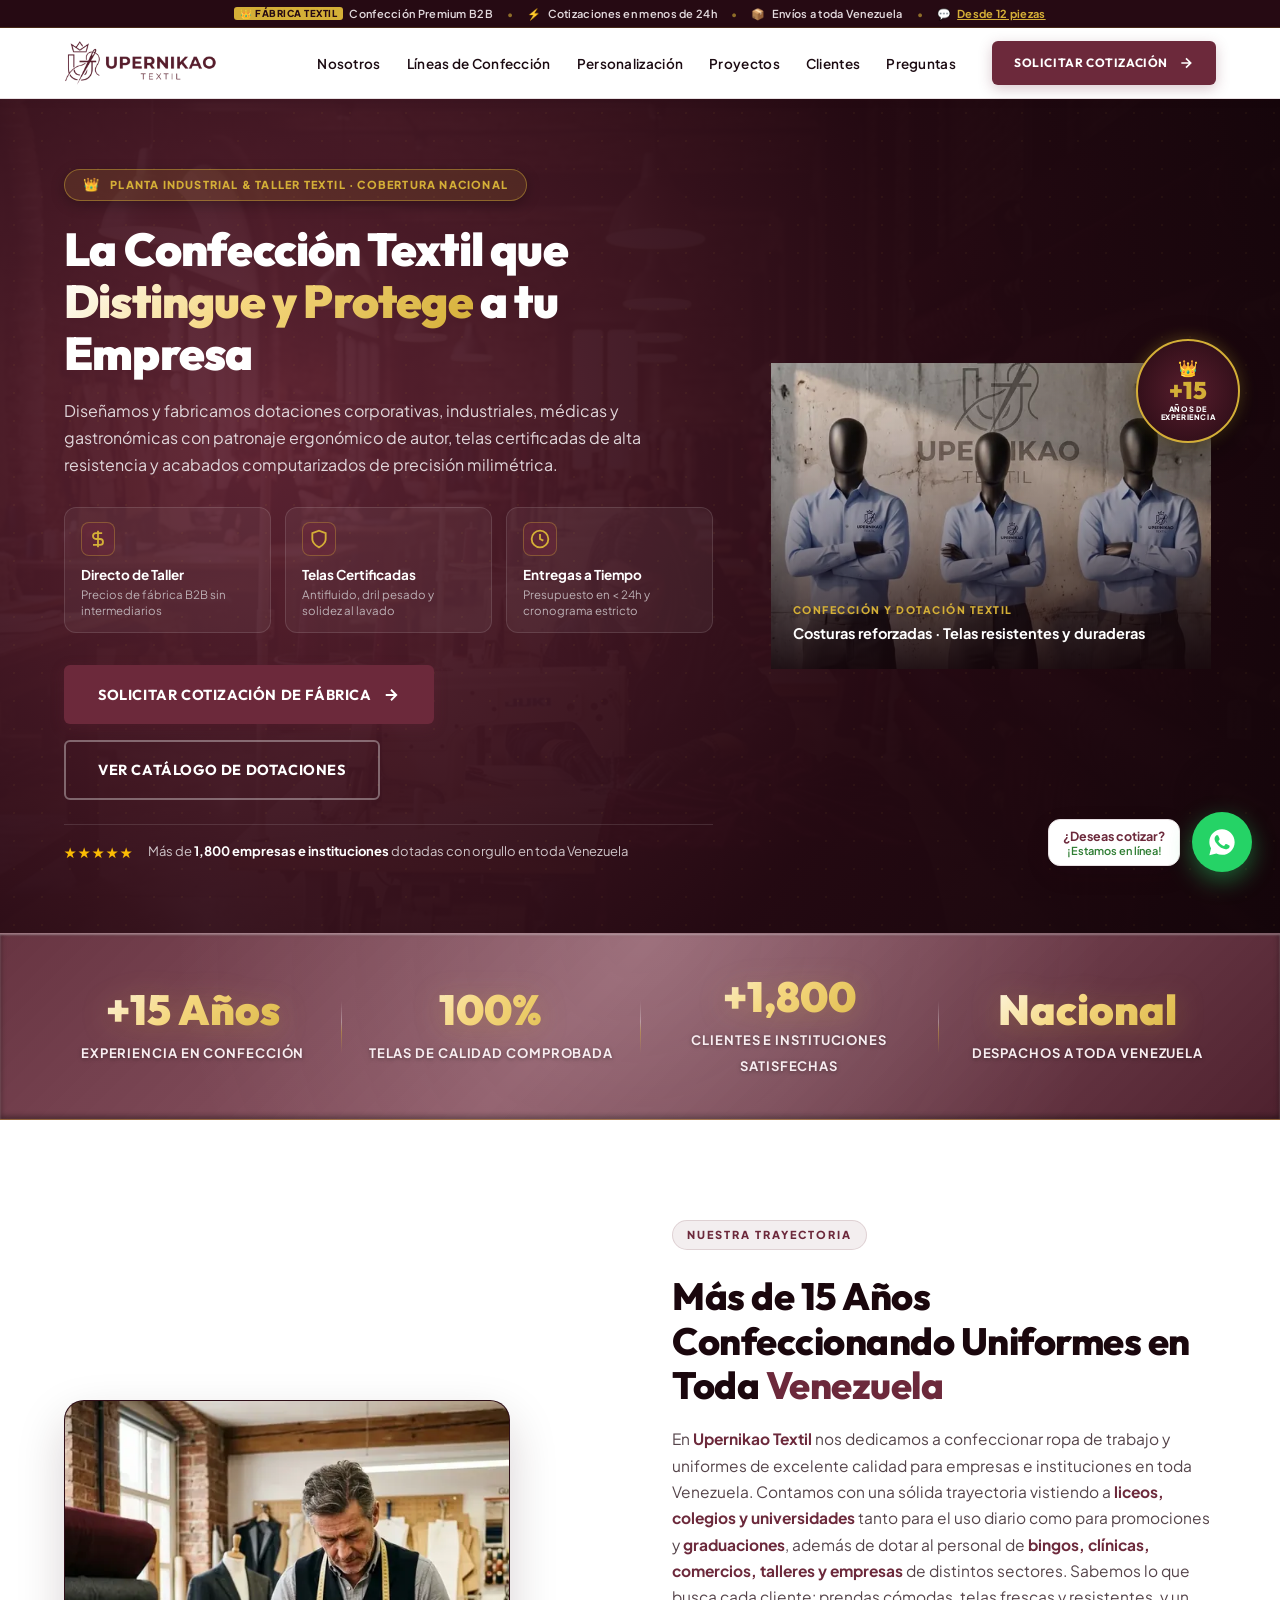
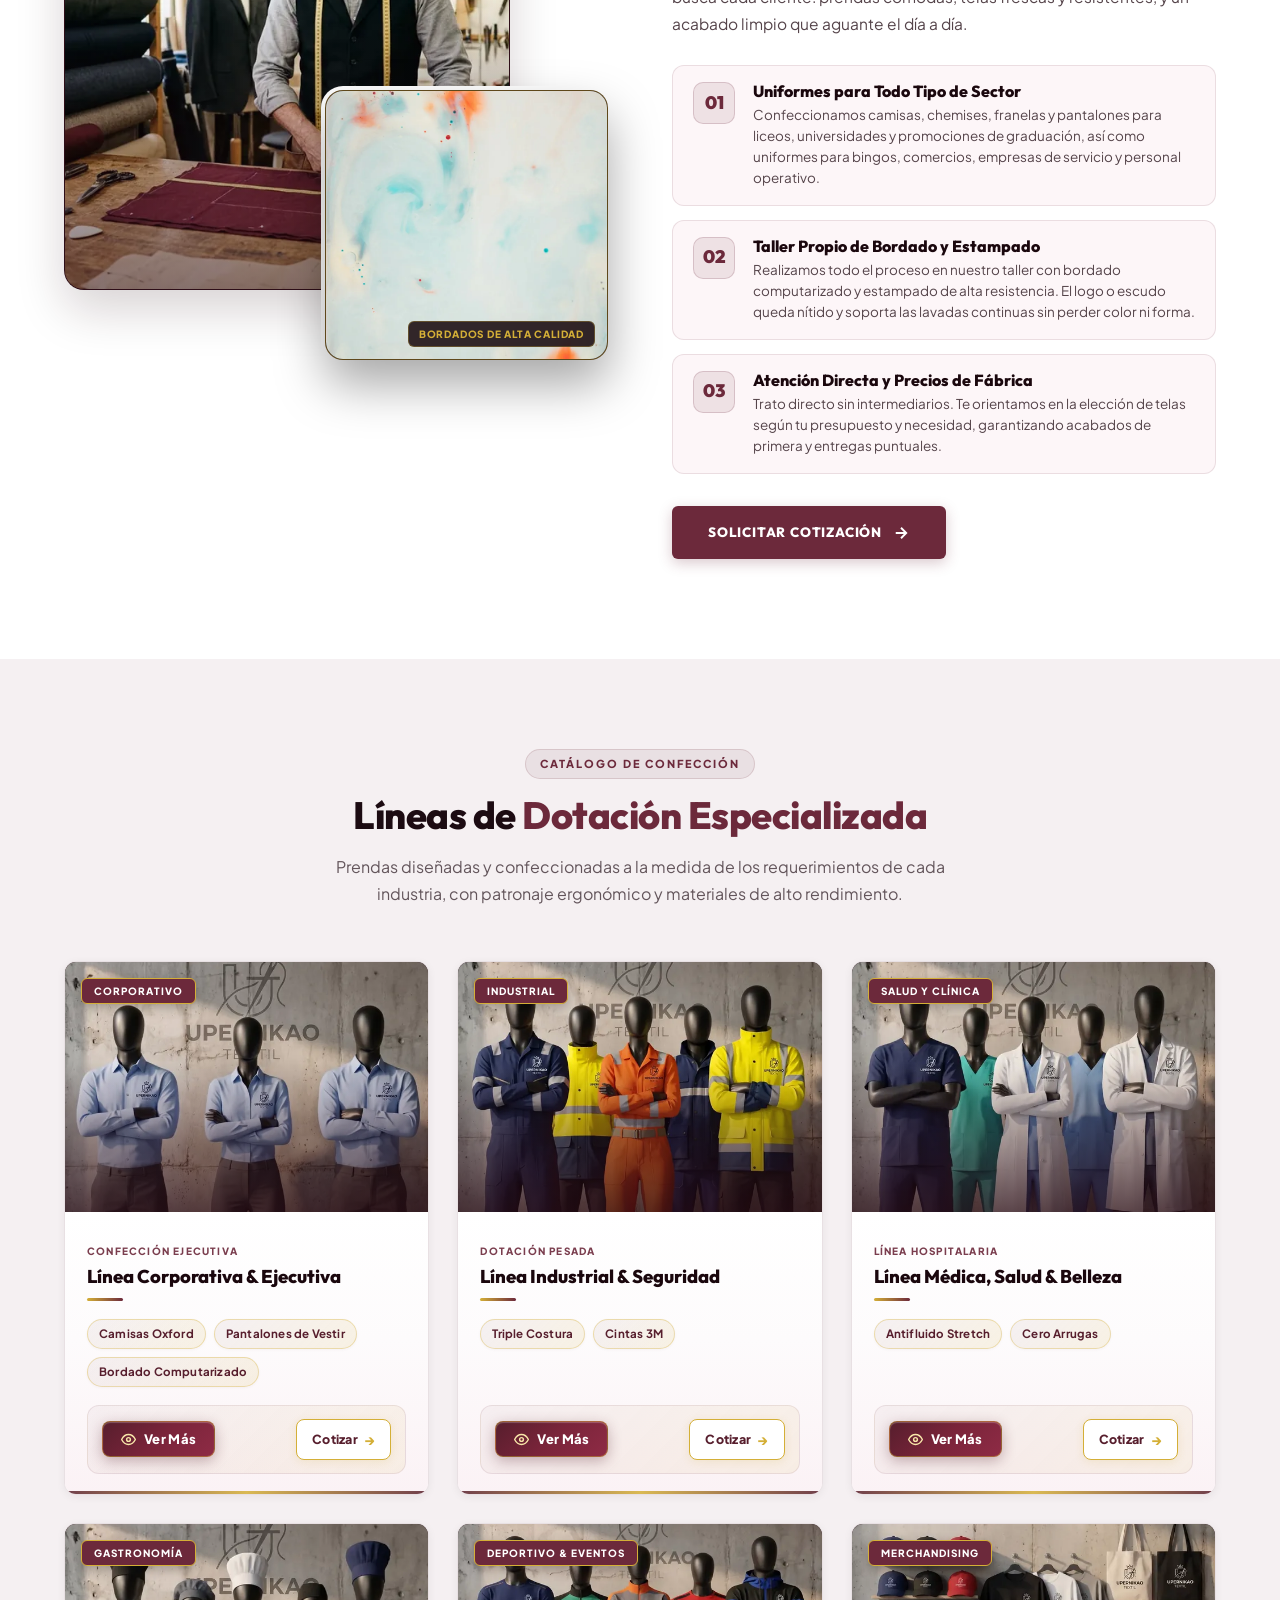
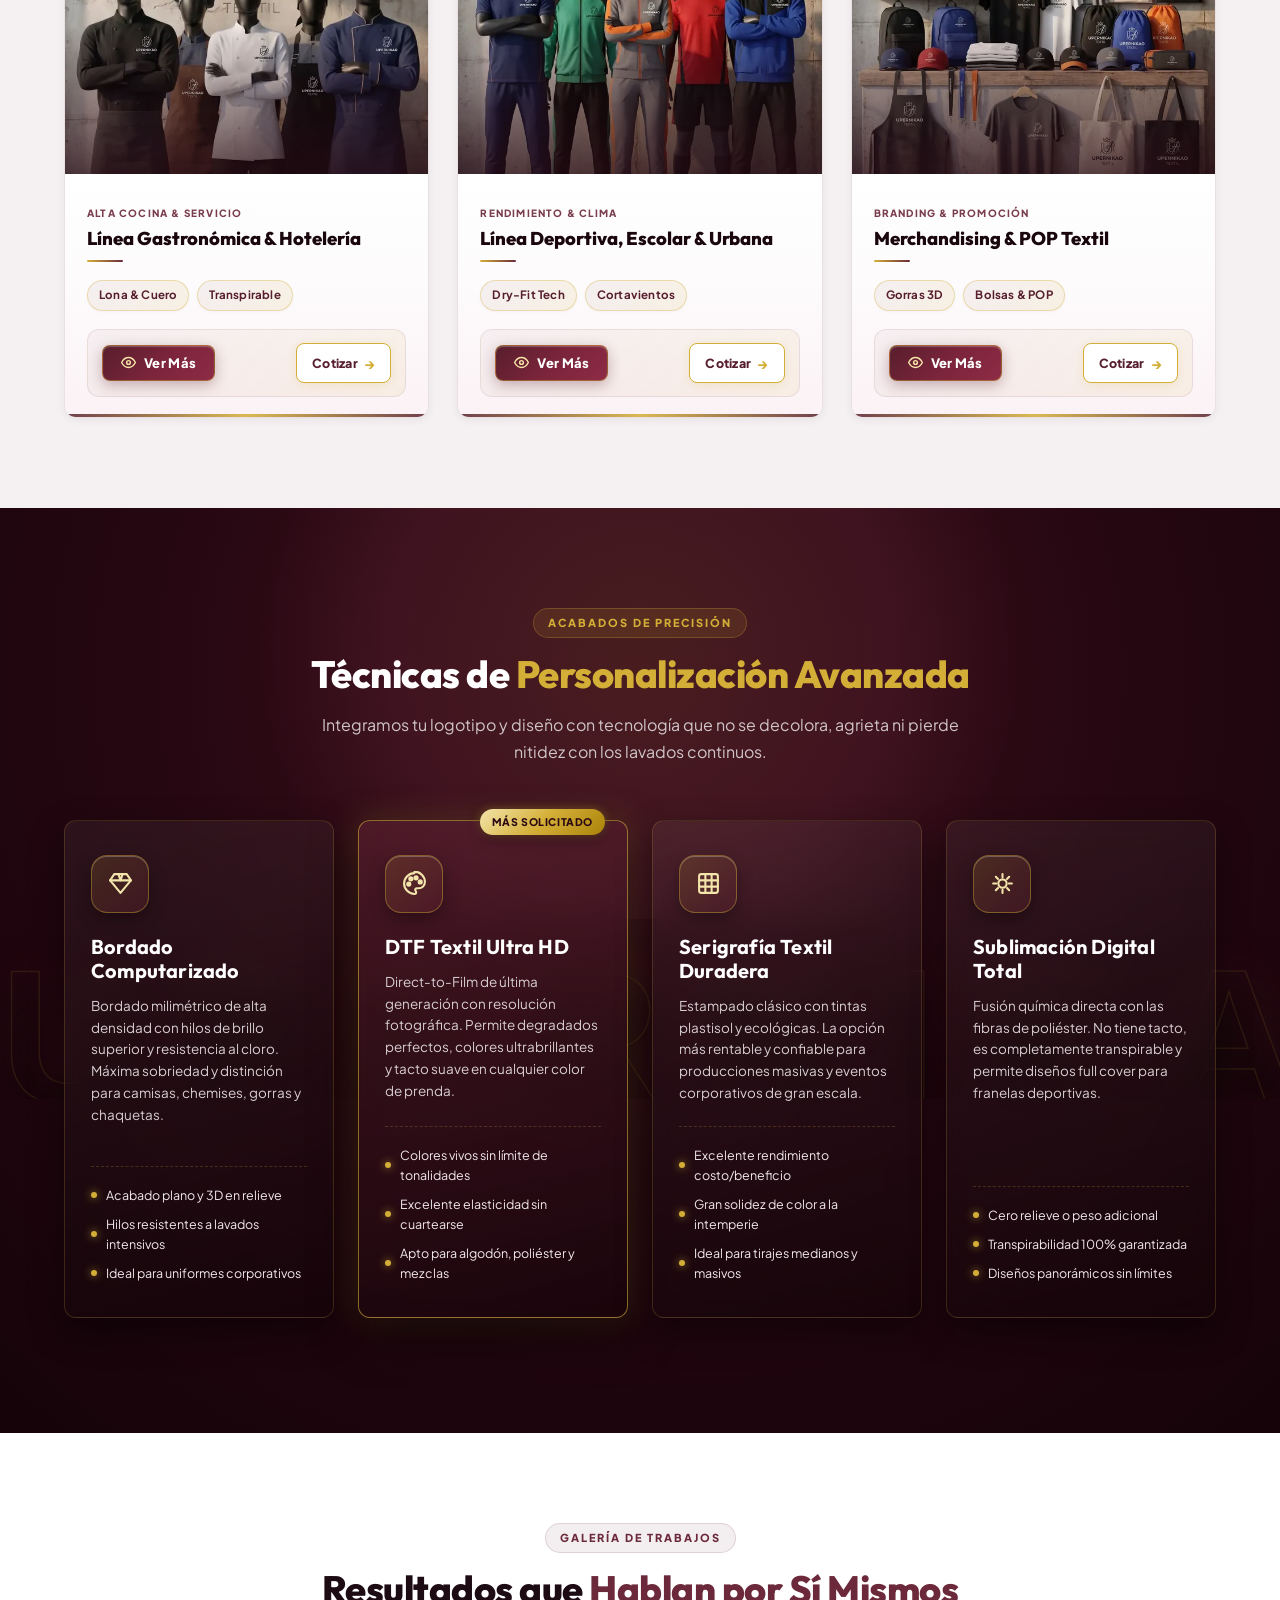
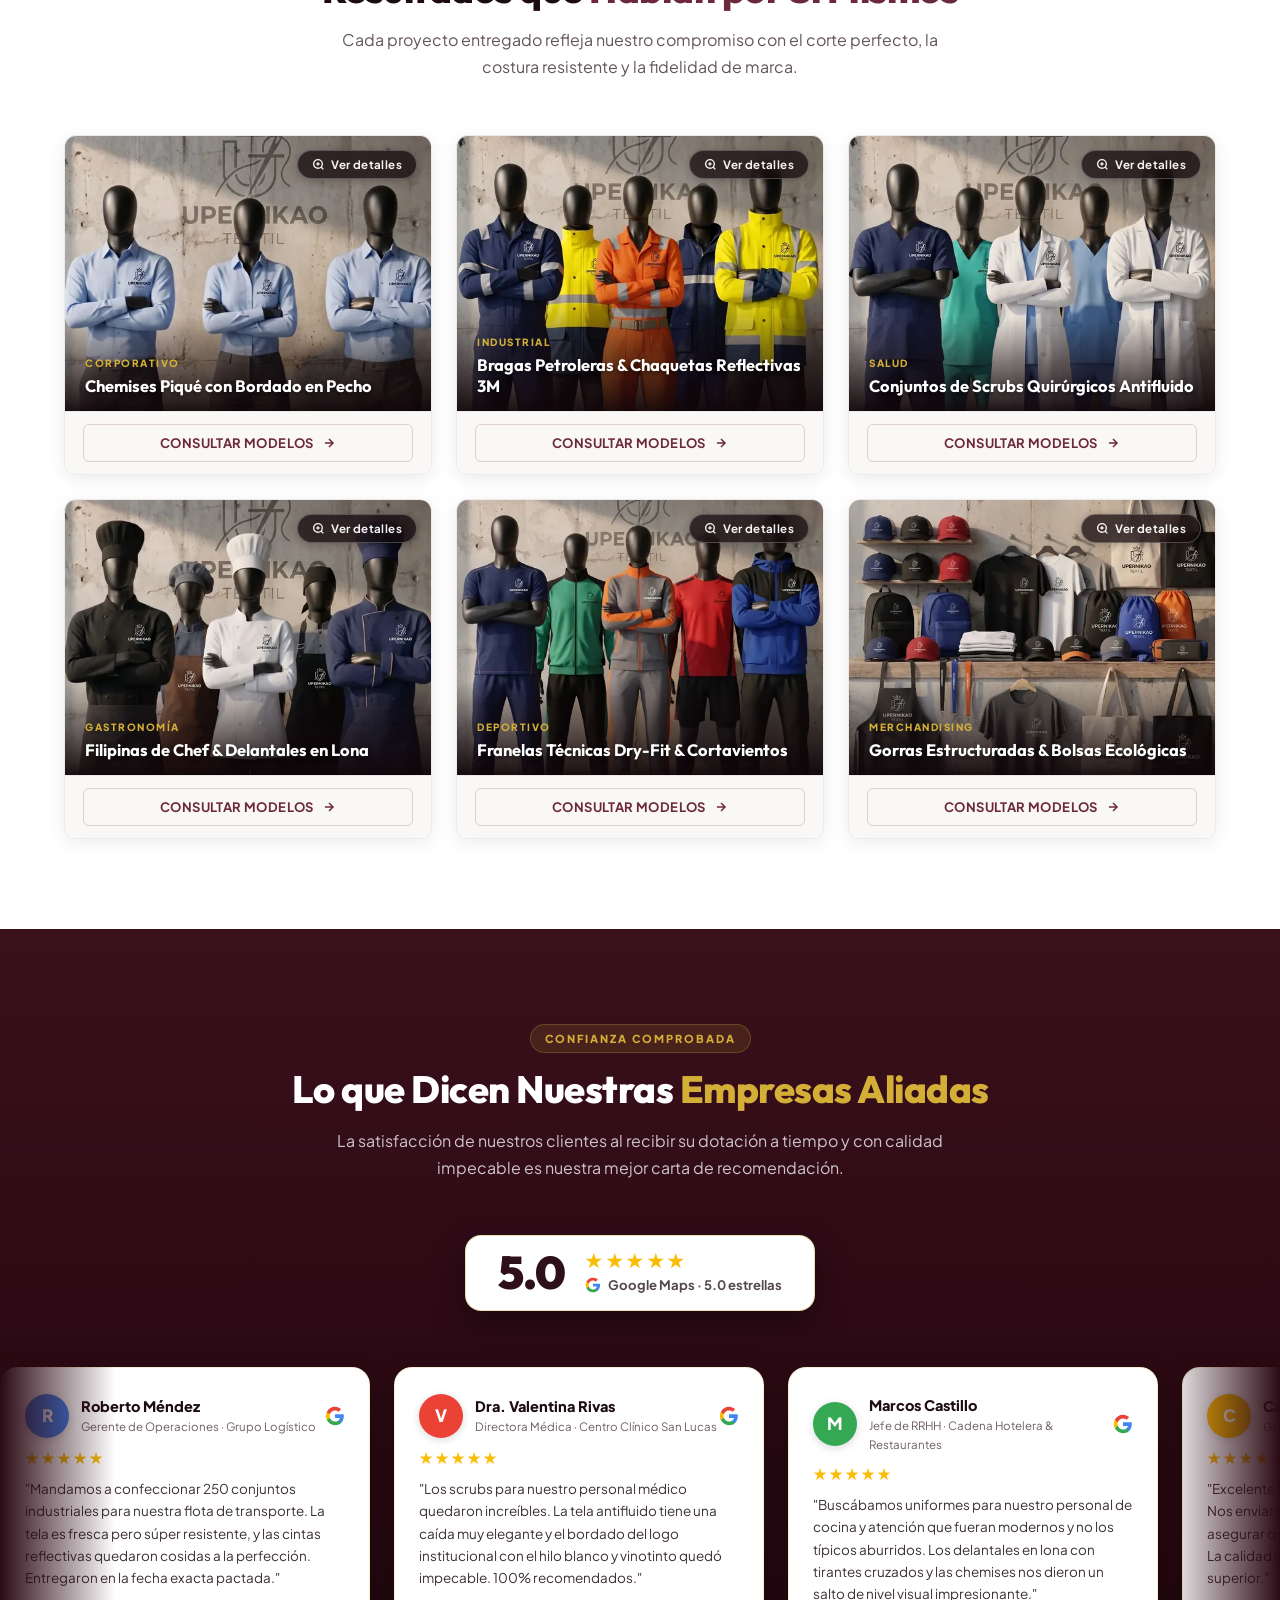
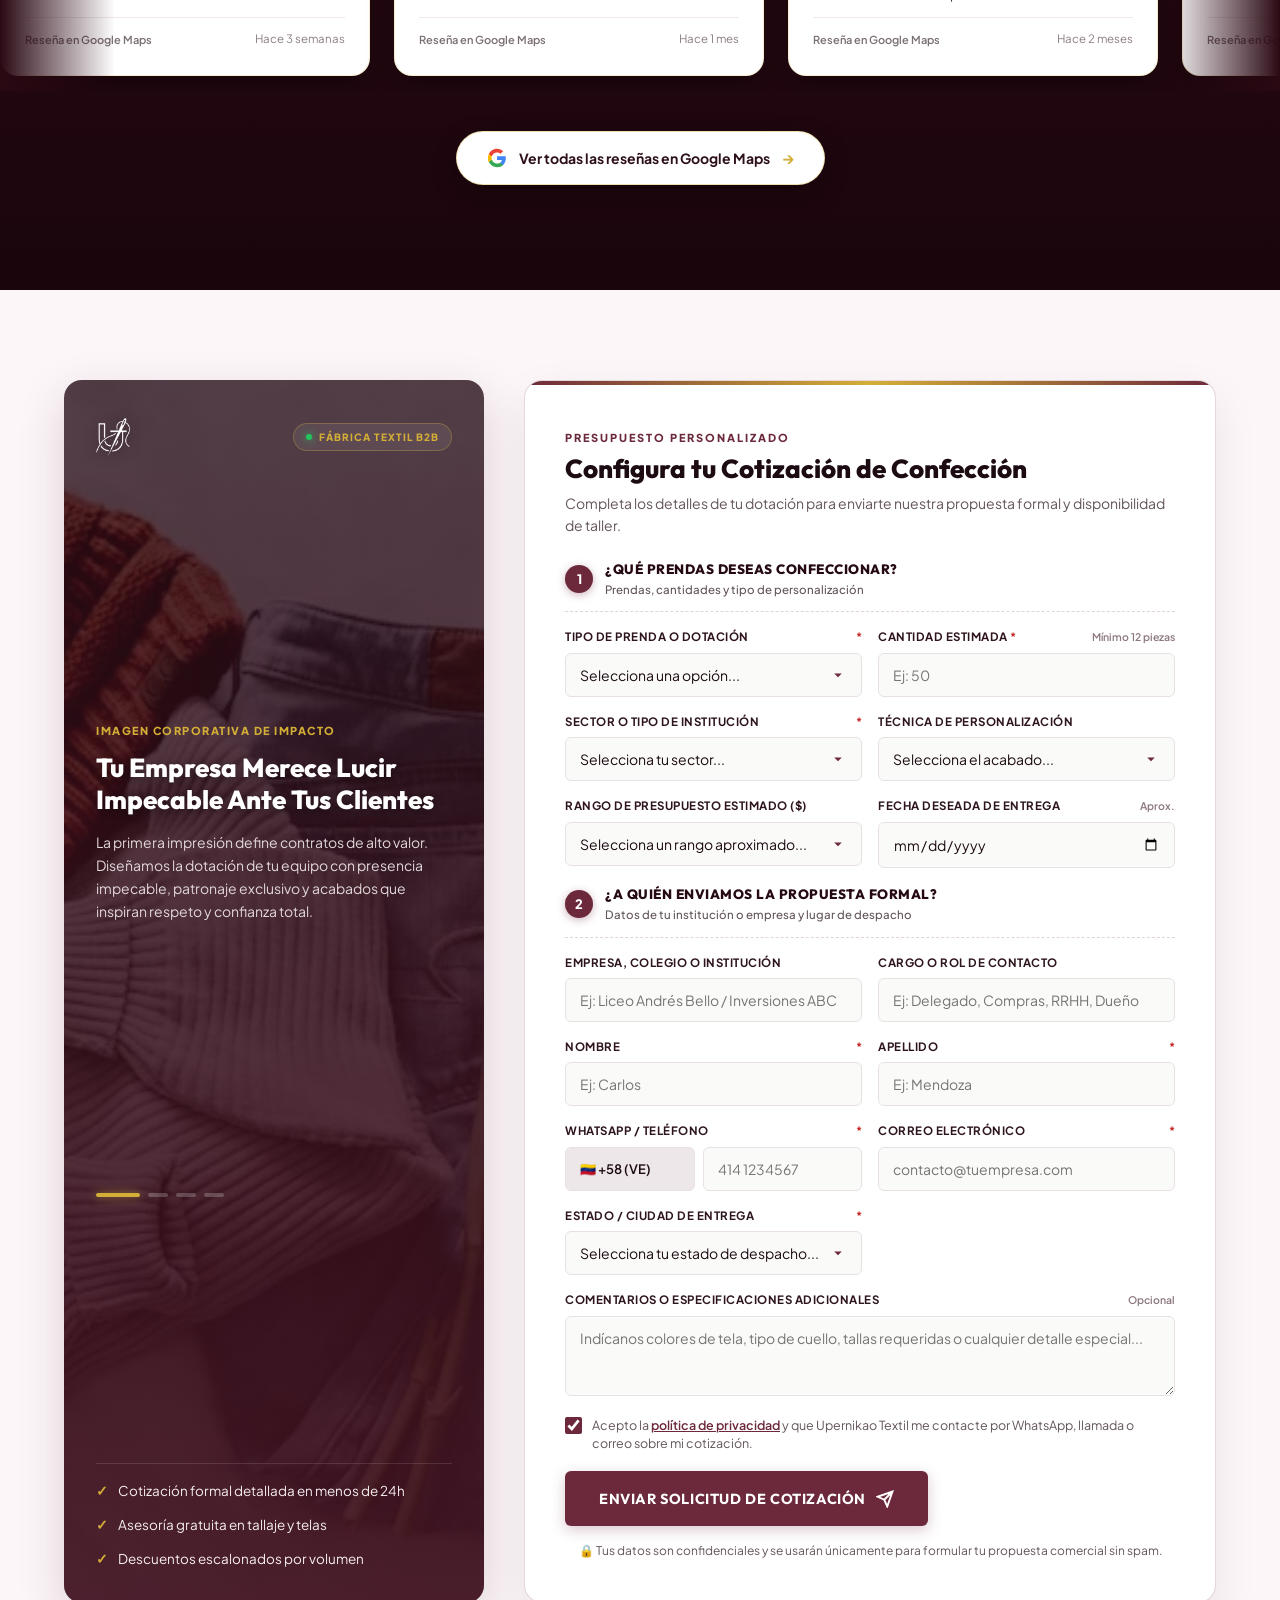
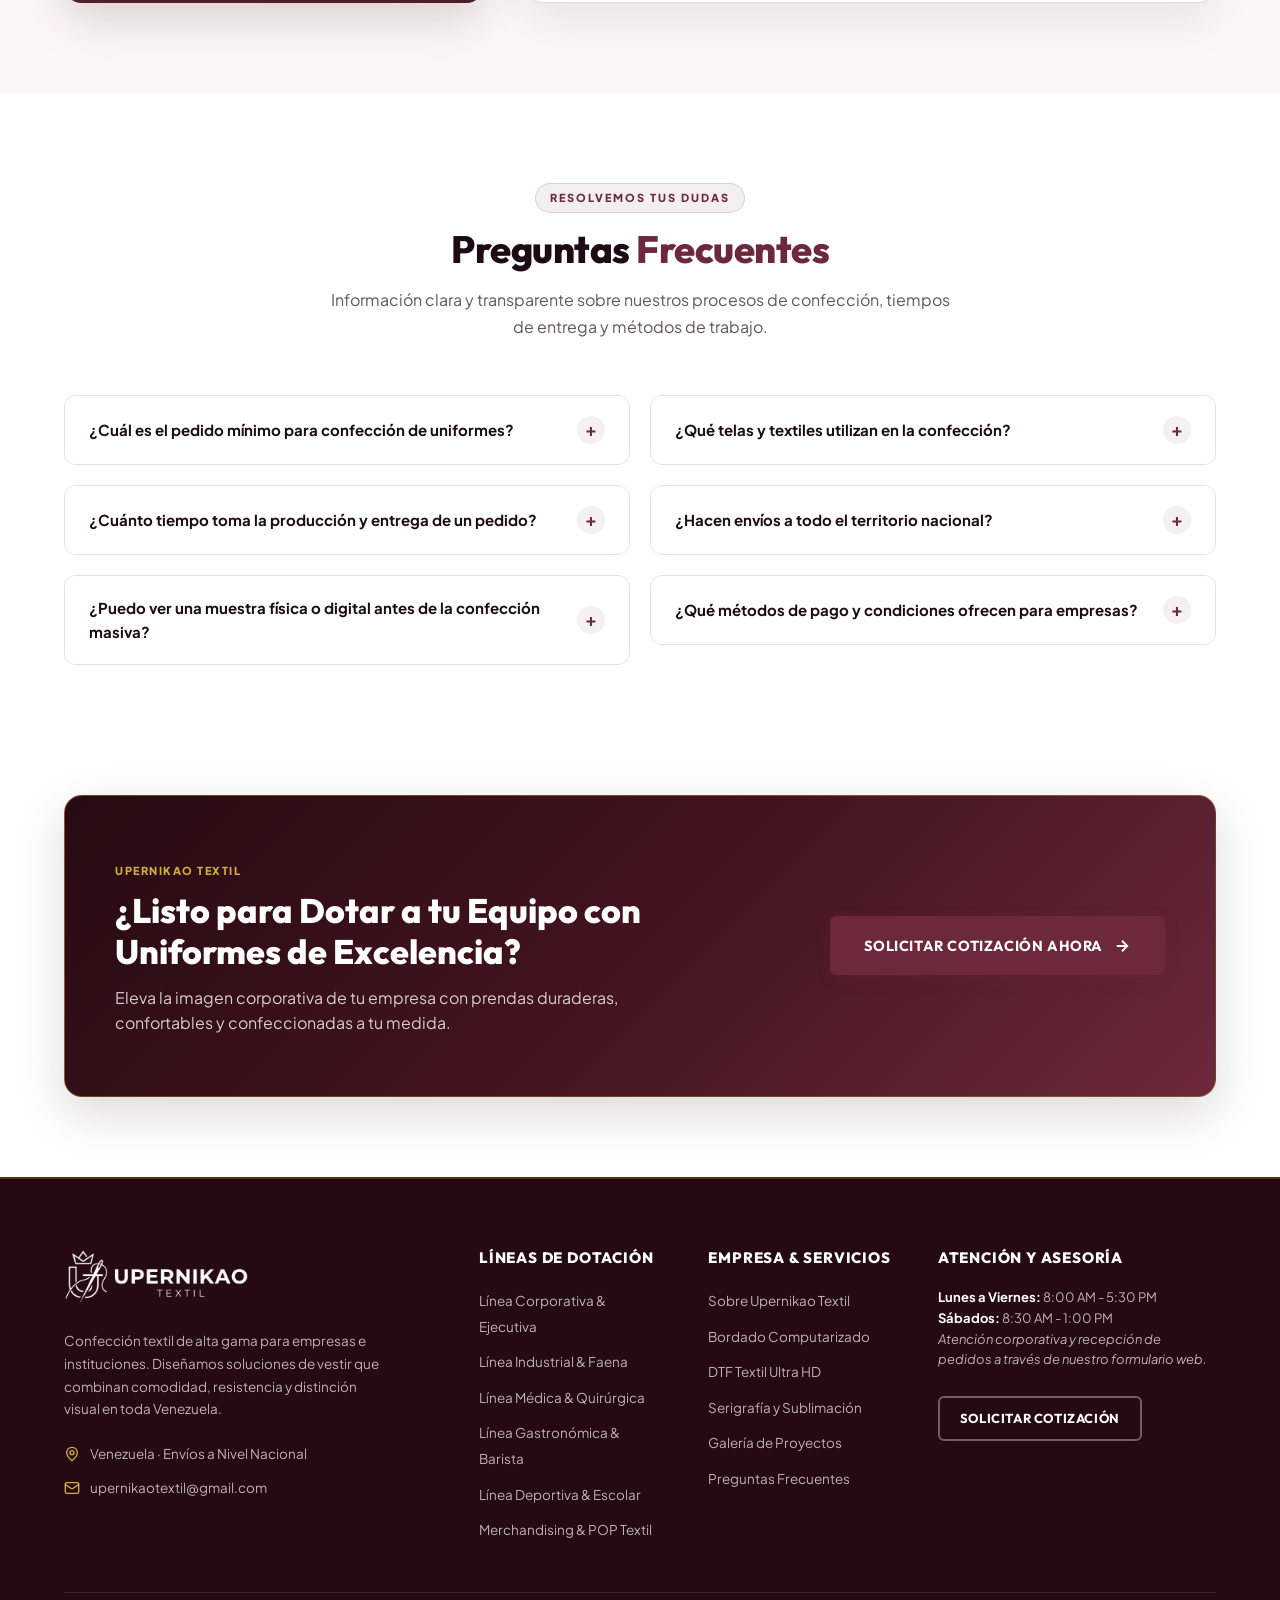
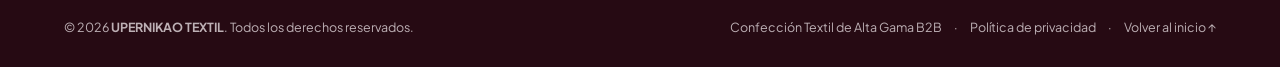
<file: index.html>
<!DOCTYPE html>
<html lang="es">
<head>
  <meta charset="UTF-8">
  <meta name="viewport" content="width=device-width, initial-scale=1.0, viewport-fit=cover">
  <title>Upernikao Textil | Confección Textil Premium & Uniformes Corporativos</title>
  <meta name="description" content="Confección y dotación textil para empresas e instituciones. Uniformes corporativos, industriales, médicos y gastronómicos con personalización avanzada en bordado, DTF y serigrafía. Envíos a toda Venezuela.">
  <meta name="keywords" content="confección textil, uniformes corporativos, uniformes industriales, scrubs médicos, bordado computarizado, DTF textil, Upernikao Textil, Venezuela">
  
  <link rel="canonical" href="https://upernikaotextil.com/">
  <meta name="facebook-domain-verification" content="zjq3hz4qfhag6snr3uqs7semxajkk6">

  <!-- Open Graph / Redes Sociales -->
  <meta property="og:type" content="website">
  <meta property="og:site_name" content="Upernikao Textil">
  <meta property="og:url" content="https://upernikaotextil.com/">
  <meta property="og:title" content="Upernikao Textil | Confección Textil Premium & Uniformes Corporativos">
  <meta property="og:description" content="Diseñamos y confeccionamos la imagen textil de tu empresa con la más alta durabilidad, confort y acabados de precisión.">
  <meta property="og:image" content="https://upernikaotextil.com/assets/images/og-upernikao.jpg">
  <meta property="og:image:width" content="1200">
  <meta property="og:image:height" content="630">
  <meta property="og:image:alt" content="Taller de confección Upernikao Textil">
  <meta property="og:locale" content="es_VE">
  <meta name="twitter:card" content="summary_large_image">
  <meta name="twitter:image" content="https://upernikaotextil.com/assets/images/og-upernikao.jpg">
  
  <!-- Favicon -->
  <link rel="icon" type="image/x-icon" href="/favicon.ico?v=2">
  <link rel="icon" type="image/png" sizes="32x32" href="/assets/images/favicon-32x32.png?v=2">
  <link rel="icon" type="image/png" sizes="16x16" href="/assets/images/favicon-16x16.png?v=2">
  <link rel="apple-touch-icon" sizes="180x180" href="/apple-touch-icon.png?v=2">

  <!-- Preload LCP Hero Image (Optimizado para Móvil y Desktop) -->
  <link rel="preload" as="image" href="/assets/images/hero_textil_bg_mobile.webp" type="image/webp" media="(max-width: 768px)" fetchpriority="high">
  <link rel="preload" as="image" href="/assets/images/hero_textil_bg.webp" type="image/webp" media="(min-width: 769px)" fetchpriority="high">

  <!-- Google Fonts: Optimizado para máxima velocidad de render FCP/LCP -->
  <link rel="preconnect" href="https://fonts.googleapis.com">
  <link rel="preconnect" href="https://fonts.gstatic.com" crossorigin>
  <link rel="preload" as="style" href="https://fonts.googleapis.com/css2?family=Outfit:wght@600;700;800&family=Plus+Jakarta+Sans:wght@400;500;600;700&display=swap" onload="this.onload=null;this.rel='stylesheet'">
  <noscript><link rel="stylesheet" href="https://fonts.googleapis.com/css2?family=Outfit:wght@600;700;800&family=Plus+Jakarta+Sans:wght@400;500;600;700&display=swap"></noscript>
  
  <!-- Estilos Principales -->
  <link rel="stylesheet" href="/assets/css/style.css?v=5.0">

  <!-- Schema.org JSON-LD -->
  <script type="application/ld+json">
  {
    "@context": "https://schema.org",
    "@type": "LocalBusiness",
    "name": "Upernikao Textil",
    "url": "https://upernikaotextil.com/",
    "image": "https://upernikaotextil.com/assets/images/og-upernikao.jpg",
    "logo": "https://upernikaotextil.com/assets/images/logo_vertical.png",
    "description": "Fabricación y confección de uniformes corporativos, industriales, de salud y material promocional textil con personalización de alta gama.",
    "telephone": "+584248335228",
    "email": "upernikaotextil@gmail.com",
    "address": {
      "@type": "PostalAddress",
      "addressLocality": "Barcelona",
      "addressRegion": "Anzoátegui",
      "addressCountry": "VE"
    },
    "areaServed": ["Venezuela", "Gran Caracas", "Anzoátegui", "Carabobo", "Zulia", "Lara", "Aragua"],
    "priceRange": "$$"
  }
  </script>
  <!-- GA4 + Meta Pixel: las funciones existen desde el inicio (los eventos quedan en cola) y las
       librerías se descargan al primer gesto del usuario o a los 3,5 s, para no bloquear el celular. -->
  <script>
    window.dataLayer = window.dataLayer || [];
    function gtag(){dataLayer.push(arguments);}
    gtag('js', new Date());
    gtag('config', 'G-16TZ6MRVCK');

    !function(f){if(f.fbq)return;var n=f.fbq=function(){n.callMethod?
    n.callMethod.apply(n,arguments):n.queue.push(arguments)};if(!f._fbq)f._fbq=n;
    n.push=n;n.loaded=!0;n.version='2.0';n.queue=[]}(window);
    fbq('init', '2326778011482948');
    fbq('track', 'PageView');

    (function () {
      var loaded = false;
      function addScript(src, attrs) {
        var s = document.createElement('script');
        s.async = true;
        s.src = src;
        for (var k in (attrs || {})) s.setAttribute(k, attrs[k]);
        document.head.appendChild(s);
      }
      function loadTags() {
        if (loaded) return;
        loaded = true;
        addScript('https://www.googletagmanager.com/gtag/js?id=G-16TZ6MRVCK');
        addScript('https://connect.facebook.net/en_US/fbevents.js');
        addScript('https://link.msgsndr.com/js/external-tracking.js', { 'data-tracking-id': 'tk_d8b2731dfa70425abd0852270cc25f73' });
      }
      ['scroll', 'touchstart', 'mousemove', 'keydown', 'click'].forEach(function (ev) {
        window.addEventListener(ev, loadTags, { once: true, passive: true });
      });
      window.addEventListener('load', function () { setTimeout(loadTags, 3500); });
    })();
  </script>
</head>
<body>

  <!-- ── BARRA SUPERIOR DE AVISO (FINITA, EN 1 SOLA LÍNEA) ── -->
  <div class="top-bar">
    <div class="top-bar-inner">
      <div class="top-bar-item">
        <span class="top-badge">👑 FÁBRICA TEXTIL</span>
        <span>Confección Premium B2B</span>
      </div>
      <span class="top-bar-dot">•</span>
      <div class="top-bar-item">
        <span class="icon">⚡</span>
        <span>Cotizaciones en menos de 24h</span>
      </div>
      <span class="top-bar-dot">•</span>
      <div class="top-bar-item">
        <span class="icon">📦</span>
        <span>Envíos a toda Venezuela</span>
      </div>
      <span class="top-bar-dot">•</span>
      <div class="top-bar-item highlight">
        <span class="icon">💬</span>
        <a href="#cotizacion">Desde 12 piezas</a>
      </div>
    </div>
  </div>

  <!-- ── NAVBAR PRINCIPAL ── -->
  <header class="navbar-header" id="navbar">
    <nav class="nav-container">
      <a href="#hero" class="nav-logo" aria-label="Upernikao Textil Inicio">
        <img src="/assets/images/logo-nav.webp" alt="Upernikao Textil Logo" class="logo-img logo-light-nav" width="220" height="38">
      </a>

      <!-- Botón Hamburguesa Móvil -->
      <button class="mobile-toggle" id="mobileToggle" aria-label="Abrir menú de navegación">
        <span></span>
        <span></span>
        <span></span>
      </button>

      <!-- Enlaces de navegación -->
      <div class="nav-menu-wrapper" id="navMenu">
        <ul class="nav-links">
          <li><a href="#nosotros" class="nav-link">Nosotros</a></li>
          <li><a href="#lineas" class="nav-link">Líneas de Confección</a></li>
          <li><a href="#tecnicas" class="nav-link">Personalización</a></li>
          <li><a href="#galeria" class="nav-link">Proyectos</a></li>
          <li><a href="#testimonios" class="nav-link">Clientes</a></li>
          <li><a href="#faq" class="nav-link">Preguntas</a></li>
        </ul>
        <div class="nav-cta-box">
          <a href="#cotizacion" class="btn btn-primary nav-btn">
            <span>Solicitar Cotización</span>
            <svg width="16" height="16" viewBox="0 0 24 24" fill="none" stroke="currentColor" stroke-width="2.5"><path d="M5 12h14M12 5l7 7-7 7"/></svg>
          </a>
        </div>
      </div>
    </nav>
  </header>

  <!-- ── HERO SECTION: TALLER DE ALTA CONFECCIÓN B2B ── -->
  <section class="hero-section" id="hero">
    <div class="hero-bg-wrapper">
      <picture class="hero-bg-picture">
        <source media="(max-width: 768px)" srcset="/assets/images/hero_textil_bg_mobile.webp" type="image/webp">
        <source srcset="/assets/images/hero_textil_bg.webp" type="image/webp">
        <img src="/assets/images/hero_textil_bg.jpg" alt="Taller de confección Upernikao Textil" class="hero-bg-img" width="1376" height="768" fetchpriority="high" decoding="sync">
      </picture>
      <div class="hero-gradient-overlay"></div>
      <div class="hero-pattern-overlay"></div>
    </div>

    <div class="hero-container container">
      <!-- Columna Izquierda: Mensaje Central & Autoridad B2B -->
      <div class="hero-content-col">
        <div class="hero-pill-badge">
          <span class="badge-crown">👑</span>
          <span>PLANTA INDUSTRIAL & TALLER TEXTIL · COBERTURA NACIONAL</span>
        </div>
        
        <h1 class="hero-heading">
          La Confección Textil que <span class="gold-gradient-text">Distingue y Protege</span> a tu Empresa
        </h1>

        <p class="hero-lead">
          Diseñamos y fabricamos dotaciones corporativas, industriales, médicas y gastronómicas con patronaje ergonómico de autor, telas certificadas de alta resistencia y acabados computarizados de precisión milimétrica.
        </p>

        <!-- Trilogía de Fortalezas B2B (Diferencial visual, no bullets genéricos) -->
        <div class="hero-pillars-grid">
          <div class="hero-pillar-card">
            <div class="pillar-icon">
              <svg width="20" height="20" viewBox="0 0 24 24" fill="none" stroke="currentColor" stroke-width="2.2"><path d="M12 2v20M17 5H9.5a3.5 3.5 0 0 0 0 7h5a3.5 3.5 0 0 1 0 7H6"/></svg>
            </div>
            <div class="pillar-text">
              <strong>Directo de Taller</strong>
              <span>Precios de fábrica B2B sin intermediarios</span>
            </div>
          </div>

          <div class="hero-pillar-card">
            <div class="pillar-icon">
              <svg width="20" height="20" viewBox="0 0 24 24" fill="none" stroke="currentColor" stroke-width="2.2"><path d="M12 22s8-4 8-10V5l-8-3-8 3v7c0 6 8 10 8 10z"/></svg>
            </div>
            <div class="pillar-text">
              <strong>Telas Certificadas</strong>
              <span>Antifluido, dril pesado y solidez al lavado</span>
            </div>
          </div>

          <div class="hero-pillar-card">
            <div class="pillar-icon">
              <svg width="20" height="20" viewBox="0 0 24 24" fill="none" stroke="currentColor" stroke-width="2.2"><circle cx="12" cy="12" r="10"/><polyline points="12 6 12 12 16 14"/></svg>
            </div>
            <div class="pillar-text">
              <strong>Entregas a Tiempo</strong>
              <span>Presupuesto en &lt; 24h y cronograma estricto</span>
            </div>
          </div>
        </div>

        <div class="hero-actions-wrap">
          <a href="#cotizacion" class="btn btn-primary btn-lg pulse-glow">
            <span>Solicitar Cotización de Fábrica</span>
            <svg width="18" height="18" viewBox="0 0 24 24" fill="none" stroke="currentColor" stroke-width="2.5"><path d="M5 12h14M12 5l7 7-7 7"/></svg>
          </a>
          <a href="#lineas" class="btn btn-outline-light btn-lg">
            <span>Ver Catálogo de Dotaciones</span>
          </a>
        </div>

        <div class="hero-trust-bar">
          <div class="trust-stars">★★★★★</div>
          <span class="trust-caption">Más de <strong>1,800 empresas e instituciones</strong> dotadas con orgullo en toda Venezuela</span>
        </div>
      </div>

      <!-- Columna Derecha: Escaparate Visual de Confección & Sello de Experiencia -->
      <div class="hero-showcase-col">
        <div class="showcase-card-stage">
            <picture>
              <source srcset="/assets/images/barcelona-anzoategui-upernikao-textil-lineacorporativa-card-640.webp 640w, /assets/images/barcelona-anzoategui-upernikao-textil-lineacorporativa-card.webp 1200w" sizes="(max-width: 768px) 92vw, 400px" type="image/webp">
              <img src="/assets/images/barcelona-anzoategui-upernikao-textil-lineacorporativa-card.jpg" alt="Dotación textil empresarial de alta gama Upernikao Textil" class="showcase-img" width="580" height="420" fetchpriority="high" decoding="async">
            </picture>
            <div class="showcase-frame-overlay"></div>
            
            <div class="showcase-caption-tag">
              <span class="tag-title">CONFECCIÓN Y DOTACIÓN TEXTIL</span>
              <span class="tag-sub">Costuras reforzadas · Telas resistentes y duraderas</span>
            </div>
          </div>

          <!-- Sello Circular de Experiencia -->
          <div class="showcase-seal-badge">
            <div class="seal-inner">
              <span class="seal-crown">👑</span>
              <span class="seal-years">+15</span>
              <span class="seal-lbl">AÑOS DE<br>EXPERIENCIA</span>
            </div>
          </div>
        </div>
      </div>
    </div>
  </section>

  <!-- ── BANDA DE MÉTRICAS / CONFIANZA ── -->
  <section class="metrics-strip">
    <div class="container">
      <div class="metrics-grid">
        <div class="metric-item">
          <span class="metric-val">+15 Años</span>
          <span class="metric-desc">Experiencia en Confección</span>
        </div>
        <div class="metric-separator"></div>
        <div class="metric-item">
          <span class="metric-val">100%</span>
          <span class="metric-desc">Telas de Calidad Comprobada</span>
        </div>
        <div class="metric-separator"></div>
        <div class="metric-item">
          <span class="metric-val">+1,800</span>
          <span class="metric-desc">Clientes e Instituciones Satisfechas</span>
        </div>
        <div class="metric-separator"></div>
        <div class="metric-item">
          <span class="metric-val">Nacional</span>
          <span class="metric-desc">Despachos a Toda Venezuela</span>
        </div>
      </div>
    </div>
  </section>

  <!-- ── SECCIÓN: SOBRE NOSOTROS ── -->
  <section class="section about-section" id="nosotros">
    <div class="container">
      <div class="about-grid">
        <!-- Columna Visual: Composición Fotográfica Doble (Taller Principal + Detalle de Bordado) -->
        <div class="about-visual-composition">
          <!-- Marco Principal: Taller de corte y confección -->
          <div class="about-primary-frame">
            <picture>
              <source srcset="/assets/images/about_textil-800.webp 800w, /assets/images/about_textil.webp 1200w" sizes="(max-width: 768px) 92vw, 560px" type="image/webp">
              <img src="/assets/images/about_textil.jpg" alt="Taller de corte y confección Upernikao" class="about-main-photo" width="1200" height="896" loading="lazy" decoding="async">
            </picture>
            <div class="about-primary-overlay"></div>
          </div>

          <!-- Marco Secundario Solapado: Detalle de Bordado y Acabado -->
          <div class="about-secondary-frame">
            <picture>
              <source srcset="/assets/images/tecnica_bordado.webp" type="image/webp">
              <img src="/assets/images/tecnica_bordado.jpg" alt="Detalle de bordado de alta calidad" class="about-detail-photo" width="800" height="1129" loading="lazy" decoding="async">
            </picture>
            <span class="about-detail-caption">Bordados de Alta Calidad</span>
          </div>
        </div>

        <!-- Columna de Contenido: Narrativa y Pilares de Confección -->
        <div class="about-story-col">
          <span class="section-tag">NUESTRA TRAYECTORIA</span>
          <h2 class="about-story-title">
            Más de 15 Años Confeccionando Uniformes en Toda <span>Venezuela</span>
          </h2>
          
          <p class="about-story-lead">
            En <strong>Upernikao Textil</strong> nos dedicamos a confeccionar ropa de trabajo y uniformes de excelente calidad para empresas e instituciones en toda Venezuela. Contamos con una sólida trayectoria vistiendo a <strong>liceos, colegios y universidades</strong> tanto para el uso diario como para promociones y <strong>graduaciones</strong>, además de dotar al personal de <strong>bingos, clínicas, comercios, talleres y empresas</strong> de distintos sectores. Sabemos lo que busca cada cliente: prendas cómodas, telas frescas y resistentes, y un acabado limpio que aguante el día a día.
          </p>

          <!-- Tarjetas de Pilares -->
          <div class="about-pillars-stack">
            <div class="about-pillar-box">
              <div class="pillar-box-number">01</div>
              <div class="pillar-box-content">
                <h3>Uniformes para Todo Tipo de Sector</h3>
                <p>Confeccionamos camisas, chemises, franelas y pantalones para liceos, universidades y promociones de graduación, así como uniformes para bingos, comercios, empresas de servicio y personal operativo.</p>
              </div>
            </div>

            <div class="about-pillar-box">
              <div class="pillar-box-number">02</div>
              <div class="pillar-box-content">
                <h3>Taller Propio de Bordado y Estampado</h3>
                <p>Realizamos todo el proceso en nuestro taller con bordado computarizado y estampado de alta resistencia. El logo o escudo queda nítido y soporta las lavadas continuas sin perder color ni forma.</p>
              </div>
            </div>

            <div class="about-pillar-box">
              <div class="pillar-box-number">03</div>
              <div class="pillar-box-content">
                <h3>Atención Directa y Precios de Fábrica</h3>
                <p>Trato directo sin intermediarios. Te orientamos en la elección de telas según tu presupuesto y necesidad, garantizando acabados de primera y entregas puntuales.</p>
              </div>
            </div>
          </div>

          <div class="about-cta-wrap">
            <a href="#cotizacion" class="btn btn-primary btn-lg pulse-glow">
              <span>SOLICITAR COTIZACIÓN</span>
              <svg width="18" height="18" viewBox="0 0 24 24" fill="none" stroke="currentColor" stroke-width="2.5"><path d="M5 12h14M12 5l7 7-7 7"/></svg>
            </a>
          </div>
        </div>
      </div>
    </div>
  </section>

  <!-- ── SECCIÓN: LÍNEAS DE CONFECCIÓN (PRODUCTOS / SERVICIOS) ── -->
  <section class="section lines-section" id="lineas">
    <div class="container">
      <div class="section-header text-center">
        <span class="section-tag">CATÁLOGO DE CONFECCIÓN</span>
        <h2 class="section-title">Líneas de <span>Dotación Especializada</span></h2>
        <p class="section-subtitle">
          Prendas diseñadas y confeccionadas a la medida de los requerimientos de cada industria, con patronaje ergonómico y materiales de alto rendimiento.
        </p>
      </div>

      <div class="lines-grid">
        <!-- Card 1: Corporativo -->
        <div class="line-card" onclick="openLineModal('corp')" role="button" tabindex="0" aria-label="Ver detalles de Línea Corporativa y Ejecutiva">
          <div class="line-card-img line-card-img-corp">
            <picture>
              <source srcset="/assets/images/barcelona-anzoategui-upernikao-textil-lineacorporativa-card-640.webp 640w, /assets/images/barcelona-anzoategui-upernikao-textil-lineacorporativa-card.webp 1200w" sizes="(max-width: 768px) 92vw, 400px" type="image/webp">
              <img src="/assets/images/barcelona-anzoategui-upernikao-textil-lineacorporativa-card.jpg" alt="Línea Corporativa y Ejecutiva Upernikao Textil Barcelona Anzoátegui" width="1200" height="837" loading="lazy" decoding="async">
            </picture>
            <div class="line-overlay"></div>
            <span class="line-tag">CORPORATIVO</span>
          </div>
          <div class="line-card-body">
            <div class="line-card-header">
              <span class="line-card-kicker">CONFECCIÓN EJECUTIVA</span>
              <h3>Línea Corporativa & Ejecutiva</h3>
              <div class="line-card-divider"></div>
            </div>
            
            <div class="line-card-chips">
              <span class="chip-item">Camisas Oxford</span>
              <span class="chip-item">Pantalones de Vestir</span>
              <span class="chip-item">Bordado Computarizado</span>
            </div>

            <div class="line-card-footer">
              <button type="button" class="btn-line-more" onclick="event.stopPropagation(); openLineModal('corp')">
                <svg width="15" height="15" viewBox="0 0 24 24" fill="none" stroke="currentColor" stroke-width="2.3"><path d="M1 12s4-8 11-8 11 8 11 8-4 8-11 8-11-8-11-8z"/><circle cx="12" cy="12" r="3"/></svg>
                <span>Ver Más</span>
              </button>
              <a href="#cotizacion" class="btn-line-quote-direct" onclick="event.stopPropagation(); preselectProduct('Camisería & Pantalones')">
                <span>Cotizar</span>
                <span class="arrow">→</span>
              </a>
            </div>
          </div>
        </div>

        <!-- Card 2: Industrial -->
        <div class="line-card" onclick="openLineModal('ind')" role="button" tabindex="0" aria-label="Ver detalles de Línea Industrial y Seguridad">
          <div class="line-card-img">
            <picture>
              <source srcset="/assets/images/barcelona-anzoategui-upernikao-textil-lineaindustrial-card-640.webp 640w, /assets/images/barcelona-anzoategui-upernikao-textil-lineaindustrial-card.webp 1200w" sizes="(max-width: 768px) 92vw, 400px" type="image/webp">
              <img src="/assets/images/barcelona-anzoategui-upernikao-textil-lineaindustrial-card.jpg" alt="Línea Industrial y Seguridad Upernikao Textil Barcelona Anzoátegui" width="1200" height="837" loading="lazy" decoding="async">
            </picture>
            <div class="line-overlay"></div>
            <span class="line-tag">INDUSTRIAL</span>
          </div>
          <div class="line-card-body">
            <div class="line-card-header">
              <span class="line-card-kicker">DOTACIÓN PESADA</span>
              <h3>Línea Industrial & Seguridad</h3>
              <div class="line-card-divider"></div>
            </div>

            <div class="line-card-chips">
              <span class="chip-item">Triple Costura</span>
              <span class="chip-item">Cintas 3M</span>
            </div>

            <div class="line-card-footer">
              <button type="button" class="btn-line-more" onclick="event.stopPropagation(); openLineModal('ind')">
                <svg width="15" height="15" viewBox="0 0 24 24" fill="none" stroke="currentColor" stroke-width="2.3"><path d="M1 12s4-8 11-8 11 8 11 8-4 8-11 8-11-8-11-8z"/><circle cx="12" cy="12" r="3"/></svg>
                <span>Ver Más</span>
              </button>
              <a href="#cotizacion" class="btn-line-quote-direct" onclick="event.stopPropagation(); preselectProduct('Uniformes Industriales')">
                <span>Cotizar</span>
                <span class="arrow">→</span>
              </a>
            </div>
          </div>
        </div>

        <!-- Card 3: Salud -->
        <div class="line-card" onclick="openLineModal('med')" role="button" tabindex="0" aria-label="Ver detalles de Línea Médica y de Salud">
          <div class="line-card-img">
            <picture>
              <source srcset="/assets/images/barcelona-anzoategui-upernikao-textil-lineamedica-card-640.webp 640w, /assets/images/barcelona-anzoategui-upernikao-textil-lineamedica-card.webp 1200w" sizes="(max-width: 768px) 92vw, 400px" type="image/webp">
              <img src="/assets/images/barcelona-anzoategui-upernikao-textil-lineamedica-card.jpg" alt="Línea Médica y de Salud Upernikao Textil Barcelona Anzoátegui" width="1200" height="837" loading="lazy" decoding="async">
            </picture>
            <div class="line-overlay"></div>
            <span class="line-tag">SALUD Y CLÍNICA</span>
          </div>
          <div class="line-card-body">
            <div class="line-card-header">
              <span class="line-card-kicker">LÍNEA HOSPITALARIA</span>
              <h3>Línea Médica, Salud & Belleza</h3>
              <div class="line-card-divider"></div>
            </div>

            <div class="line-card-chips">
              <span class="chip-item">Antifluido Stretch</span>
              <span class="chip-item">Cero Arrugas</span>
            </div>

            <div class="line-card-footer">
              <button type="button" class="btn-line-more" onclick="event.stopPropagation(); openLineModal('med')">
                <svg width="15" height="15" viewBox="0 0 24 24" fill="none" stroke="currentColor" stroke-width="2.3"><path d="M1 12s4-8 11-8 11 8 11 8-4 8-11 8-11-8-11-8z"/><circle cx="12" cy="12" r="3"/></svg>
                <span>Ver Más</span>
              </button>
              <a href="#cotizacion" class="btn-line-quote-direct" onclick="event.stopPropagation(); preselectProduct('Dotación Médica')">
                <span>Cotizar</span>
                <span class="arrow">→</span>
              </a>
            </div>
          </div>
        </div>

        <!-- Card 4: Gastronomía -->
        <div class="line-card" onclick="openLineModal('chef')" role="button" tabindex="0" aria-label="Ver detalles de Línea Gastronómica y Hotelería">
          <div class="line-card-img">
            <picture>
              <source srcset="/assets/images/barcelona-anzoategui-upernikao-textil-lineagastronomica-card-640.webp 640w, /assets/images/barcelona-anzoategui-upernikao-textil-lineagastronomica-card.webp 1200w" sizes="(max-width: 768px) 92vw, 400px" type="image/webp">
              <img src="/assets/images/barcelona-anzoategui-upernikao-textil-lineagastronomica-card.jpg" alt="Línea Gastronómica y Cocina Upernikao Textil Barcelona Anzoátegui" width="1200" height="837" loading="lazy" decoding="async">
            </picture>
            <div class="line-overlay"></div>
            <span class="line-tag">GASTRONOMÍA</span>
          </div>
          <div class="line-card-body">
            <div class="line-card-header">
              <span class="line-card-kicker">ALTA COCINA & SERVICIO</span>
              <h3>Línea Gastronómica & Hotelería</h3>
              <div class="line-card-divider"></div>
            </div>

            <div class="line-card-chips">
              <span class="chip-item">Lona & Cuero</span>
              <span class="chip-item">Transpirable</span>
            </div>

            <div class="line-card-footer">
              <button type="button" class="btn-line-more" onclick="event.stopPropagation(); openLineModal('chef')">
                <svg width="15" height="15" viewBox="0 0 24 24" fill="none" stroke="currentColor" stroke-width="2.3"><path d="M1 12s4-8 11-8 11 8 11 8-4 8-11 8-11-8-11-8z"/><circle cx="12" cy="12" r="3"/></svg>
                <span>Ver Más</span>
              </button>
              <a href="#cotizacion" class="btn-line-quote-direct" onclick="event.stopPropagation(); preselectProduct('Dotación Gastronómica')">
                <span>Cotizar</span>
                <span class="arrow">→</span>
              </a>
            </div>
          </div>
        </div>

        <!-- Card 5: Deportivo y Colegial -->
        <div class="line-card" onclick="openLineModal('dep')" role="button" tabindex="0" aria-label="Ver detalles de Línea Deportiva y Escolar">
          <div class="line-card-img">
            <picture>
              <source srcset="/assets/images/barcelona-anzoategui-upernikao-textil-lineadeportiva-card-640.webp 640w, /assets/images/barcelona-anzoategui-upernikao-textil-lineadeportiva-card.webp 1200w" sizes="(max-width: 768px) 92vw, 400px" type="image/webp">
              <img src="/assets/images/barcelona-anzoategui-upernikao-textil-lineadeportiva-card.jpg" alt="Línea Deportiva y Cortavientos Upernikao Textil Barcelona Anzoátegui" width="1200" height="837" loading="lazy" decoding="async">
            </picture>
            <div class="line-overlay"></div>
            <span class="line-tag">DEPORTIVO & EVENTOS</span>
          </div>
          <div class="line-card-body">
            <div class="line-card-header">
              <span class="line-card-kicker">RENDIMIENTO & CLIMA</span>
              <h3>Línea Deportiva, Escolar & Urbana</h3>
              <div class="line-card-divider"></div>
            </div>

            <div class="line-card-chips">
              <span class="chip-item">Dry-Fit Tech</span>
              <span class="chip-item">Cortavientos</span>
            </div>

            <div class="line-card-footer">
              <button type="button" class="btn-line-more" onclick="event.stopPropagation(); openLineModal('dep')">
                <svg width="15" height="15" viewBox="0 0 24 24" fill="none" stroke="currentColor" stroke-width="2.3"><path d="M1 12s4-8 11-8 11 8 11 8-4 8-11 8-11-8-11-8z"/><circle cx="12" cy="12" r="3"/></svg>
                <span>Ver Más</span>
              </button>
              <a href="#cotizacion" class="btn-line-quote-direct" onclick="event.stopPropagation(); preselectProduct('Chaquetas & Cortavientos')">
                <span>Cotizar</span>
                <span class="arrow">→</span>
              </a>
            </div>
          </div>
        </div>

        <!-- Card 6: POP y Promocional -->
        <div class="line-card" onclick="openLineModal('pop')" role="button" tabindex="0" aria-label="Ver detalles de Merchandising y POP Textil">
          <div class="line-card-img">
            <picture>
              <source srcset="/assets/images/barcelona-anzoategui-upernikao-textil-lineapop-card-640.webp 640w, /assets/images/barcelona-anzoategui-upernikao-textil-lineapop-card.webp 1200w" sizes="(max-width: 768px) 92vw, 400px" type="image/webp">
              <img src="/assets/images/barcelona-anzoategui-upernikao-textil-lineapop-card.jpg" alt="Material POP y Textil Promocional Upernikao Textil Barcelona Anzoátegui" width="1200" height="837" loading="lazy" decoding="async">
            </picture>
            <div class="line-overlay"></div>
            <span class="line-tag">MERCHANDISING</span>
          </div>
          <div class="line-card-body">
            <div class="line-card-header">
              <span class="line-card-kicker">BRANDING & PROMOCIÓN</span>
              <h3>Merchandising & POP Textil</h3>
              <div class="line-card-divider"></div>
            </div>

            <div class="line-card-chips">
              <span class="chip-item">Gorras 3D</span>
              <span class="chip-item">Bolsas & POP</span>
            </div>

            <div class="line-card-footer">
              <button type="button" class="btn-line-more" onclick="event.stopPropagation(); openLineModal('pop')">
                <svg width="15" height="15" viewBox="0 0 24 24" fill="none" stroke="currentColor" stroke-width="2.3"><path d="M1 12s4-8 11-8 11 8 11 8-4 8-11 8-11-8-11-8z"/><circle cx="12" cy="12" r="3"/></svg>
                <span>Ver Más</span>
              </button>
              <a href="#cotizacion" class="btn-line-quote-direct" onclick="event.stopPropagation(); preselectProduct('Material POP & Gorras')">
                <span>Cotizar</span>
                <span class="arrow">→</span>
              </a>
            </div>
          </div>
        </div>
      </div>
    </div>

    <!-- ── POP-UP MODAL CON EFECTO BLUR (DETALLES DE LÍNEA) ── -->
    <div class="line-modal-backdrop" id="lineModal" aria-hidden="true" role="dialog" aria-modal="true">
      <div class="line-modal-dialog">
        <button type="button" class="line-modal-close" id="lineModalClose" aria-label="Cerrar ventana de detalles" onclick="closeLineModal()">
          <svg width="22" height="22" viewBox="0 0 24 24" fill="none" stroke="currentColor" stroke-width="2.5"><line x1="18" y1="6" x2="6" y2="18"/><line x1="6" y1="6" x2="18" y2="18"/></svg>
        </button>
        <div class="line-modal-grid">
          <div class="line-modal-visual">
            <img alt="Línea Corporativa y Ejecutiva Upernikao Textil Barcelona Anzoátegui" id="modalImg" class="line-modal-img">
            <div class="line-modal-overlay"></div>
            <span class="line-modal-tag" id="modalTag">CORPORATIVO</span>
          </div>
          <div class="line-modal-body">
            <span class="line-modal-subtitle">CATÁLOGO UPERNIKAO TEXTIL</span>
            <h3 class="line-modal-title" id="modalTitle">Línea Corporativa & Ejecutiva</h3>
            <p class="line-modal-desc" id="modalDesc"></p>
            
            <div class="line-modal-items-block">
              <h3>Prendas y Dotaciones Incluidas:</h3>
              <ul class="line-modal-list" id="modalItems"></ul>
            </div>

            <div class="line-modal-features" id="modalFeatures"></div>

            <div class="line-modal-actions">
              <button type="button" class="btn btn-primary modal-btn-quote" id="modalQuoteBtn">
                <span>Cotizar Esta Línea</span>
                <svg width="16" height="16" viewBox="0 0 24 24" fill="none" stroke="currentColor" stroke-width="2.5"><path d="M5 12h14M12 5l7 7-7 7"/></svg>
              </button>
              <button type="button" class="btn btn-outline-dark modal-btn-close" onclick="closeLineModal()">
                <span>Cerrar</span>
              </button>
            </div>
          </div>
        </div>
      </div>
    </div>
  </section>

  <!-- ── SECCIÓN: TÉCNICAS DE PERSONALIZACIÓN ── -->
  <section class="section techniques-section" id="tecnicas">
    <!-- Marca de agua tipográfica de fondo UPERNIKAO -->
    <div class="techniques-bg-watermark" aria-hidden="true">
      <span class="watermark-text">UPERNIKAO</span>
    </div>

    <div class="container">
      <div class="section-header text-center light-text">
        <span class="section-tag gold">ACABADOS DE PRECISIÓN</span>
        <h2 class="section-title">Técnicas de <span>Personalización Avanzada</span></h2>
        <p class="section-subtitle">
          Integramos tu logotipo y diseño con tecnología que no se decolora, agrieta ni pierde nitidez con los lavados continuos.
        </p>
      </div>

      <div class="techniques-grid">
        <div class="tech-card">
          <div class="tech-icon-circle" aria-hidden="true">
            <svg width="25" height="25" viewBox="0 0 24 24" fill="none" stroke="currentColor" stroke-width="2" stroke-linecap="round" stroke-linejoin="round">
              <path d="M6 3h12l4 6-10 12L2 9l4-6z"/>
              <path d="M2 9h20"/>
              <path d="M10 3l2 6 2-6"/>
            </svg>
          </div>
          <h3>Bordado Computarizado</h3>
          <p class="tech-desc">
            Bordado milimétrico de alta densidad con hilos de brillo superior y resistencia al cloro. Máxima sobriedad y distinción para camisas, chemises, gorras y chaquetas.
          </p>
          <ul class="tech-highlights">
            <li>Acabado plano y 3D en relieve</li>
            <li>Hilos resistentes a lavados intensivos</li>
            <li>Ideal para uniformes corporativos</li>
          </ul>
        </div>

        <div class="tech-card featured">
          <div class="featured-badge">MÁS SOLICITADO</div>
          <div class="tech-icon-circle" aria-hidden="true">
            <svg width="25" height="25" viewBox="0 0 24 24" fill="none" stroke="currentColor" stroke-width="2" stroke-linecap="round" stroke-linejoin="round">
              <circle cx="13.5" cy="6.5" r="1.5" fill="currentColor"/>
              <circle cx="17.5" cy="10.5" r="1.5" fill="currentColor"/>
              <circle cx="8.5" cy="7.5" r="1.5" fill="currentColor"/>
              <circle cx="6.5" cy="12.5" r="1.5" fill="currentColor"/>
              <path d="M12 2C6.5 2 2 6.5 2 12s4.5 10 10 10c.9 0 1.6-.7 1.6-1.6 0-.4-.2-.8-.5-1.1-.3-.3-.4-.7-.4-1.1 0-.9.7-1.6 1.6-1.6H16c3.3 0 6-2.7 6-6 0-5.5-4.5-10-10-10z"/>
            </svg>
          </div>
          <h3>DTF Textil Ultra HD</h3>
          <p class="tech-desc">
            Direct-to-Film de última generación con resolución fotográfica. Permite degradados perfectos, colores ultrabrillantes y tacto suave en cualquier color de prenda.
          </p>
          <ul class="tech-highlights">
            <li>Colores vivos sin límite de tonalidades</li>
            <li>Excelente elasticidad sin cuartearse</li>
            <li>Apto para algodón, poliéster y mezclas</li>
          </ul>
        </div>

        <div class="tech-card">
          <div class="tech-icon-circle" aria-hidden="true">
            <svg width="25" height="25" viewBox="0 0 24 24" fill="none" stroke="currentColor" stroke-width="2" stroke-linecap="round" stroke-linejoin="round">
              <rect x="3" y="3" width="18" height="18" rx="2"/>
              <path d="M3 9h18M3 15h18M9 3v18M15 3v18"/>
            </svg>
          </div>
          <h3>Serigrafía Textil Duradera</h3>
          <p class="tech-desc">
            Estampado clásico con tintas plastisol y ecológicas. La opción más rentable y confiable para producciones masivas y eventos corporativos de gran escala.
          </p>
          <ul class="tech-highlights">
            <li>Excelente rendimiento costo/beneficio</li>
            <li>Gran solidez de color a la intemperie</li>
            <li>Ideal para tirajes medianos y masivos</li>
          </ul>
        </div>

        <div class="tech-card">
          <div class="tech-icon-circle" aria-hidden="true">
            <svg width="25" height="25" viewBox="0 0 24 24" fill="none" stroke="currentColor" stroke-width="2" stroke-linecap="round" stroke-linejoin="round">
              <path d="M12 3v3m0 12v3M3 12h3m12 0h3m-2.6-6.4l-2.1 2.1m-8.6 8.6l-2.1 2.1m0-12.8l2.1 2.1m8.6 8.6l2.1 2.1"/>
              <circle cx="12" cy="12" r="4"/>
            </svg>
          </div>
          <h3>Sublimación Digital Total</h3>
          <p class="tech-desc">
            Fusión química directa con las fibras de poliéster. No tiene tacto, es completamente transpirable y permite diseños full cover para franelas deportivas.
          </p>
          <ul class="tech-highlights">
            <li>Cero relieve o peso adicional</li>
            <li>Transpirabilidad 100% garantizada</li>
            <li>Diseños panorámicos sin límites</li>
          </ul>
        </div>
      </div>
    </div>
  </section>

  <!-- ── SECCIÓN: PROYECTOS DESTACADOS / GALERÍA ── -->
  <section class="section gallery-section" id="galeria">
    <div class="container">
      <div class="section-header text-center">
        <span class="section-tag">GALERÍA DE TRABAJOS</span>
        <h2 class="section-title">Resultados que <span>Hablan por Sí Mismos</span></h2>
        <p class="section-subtitle">
          Cada proyecto entregado refleja nuestro compromiso con el corte perfecto, la costura resistente y la fidelidad de marca.
        </p>
      </div>

      <div class="gallery-grid" id="galleryGrid">
        <!-- Tarjeta 1: Corporativo -->
        <div class="gallery-card" data-gallery-id="corp">
          <div class="gallery-photo-box" onclick="openGalleryModal('corp')" title="Haz clic para ver modelos y fotos de Corporativo">
            <img src="/assets/images/barcelona-anzoategui-upernikao-textil-lineacorporativa-card-640.webp" srcset="/assets/images/barcelona-anzoategui-upernikao-textil-lineacorporativa-card-640.webp 640w, /assets/images/barcelona-anzoategui-upernikao-textil-lineacorporativa-card.webp 1200w" sizes="(max-width: 768px) 92vw, 400px" alt="Camisas ejecutivas y uniformes corporativos Upernikao Textil" width="1200" height="837" loading="lazy" decoding="async">
            <button type="button" class="gallery-zoom-btn" onclick="event.stopPropagation(); openGalleryModal('corp')" aria-label="Ver detalles y modelos de Corporativo">
              <svg width="13" height="13" viewBox="0 0 24 24" fill="none" stroke="currentColor" stroke-width="2.5"><circle cx="11" cy="11" r="8"/><path d="m21 21-4.35-4.35"/><path d="M11 8v6M8 11h6"/></svg>
              <span>Ver detalles</span>
            </button>
            <div class="gallery-photo-info">
              <span class="gallery-cat">Corporativo</span>
              <h3>Chemises Piqué con Bordado en Pecho</h3>
            </div>
          </div>
          <div class="gallery-card-footer">
            <button type="button" class="gallery-footer-action" onclick="openGalleryModal('corp')">
              <span>Consultar modelos</span>
              <svg width="14" height="14" viewBox="0 0 24 24" fill="none" stroke="currentColor" stroke-width="2.5"><path d="M5 12h14M12 5l7 7-7 7"/></svg>
            </button>
          </div>
        </div>

        <!-- Tarjeta 2: Industrial & Petrolera -->
        <div class="gallery-card" data-gallery-id="ind">
          <div class="gallery-photo-box" onclick="openGalleryModal('ind')" title="Haz clic para ver modelos y fotos de Industrial">
            <img src="/assets/images/barcelona-anzoategui-upernikao-textil-lineaindustrial-card-640.webp" srcset="/assets/images/barcelona-anzoategui-upernikao-textil-lineaindustrial-card-640.webp 640w, /assets/images/barcelona-anzoategui-upernikao-textil-lineaindustrial-card.webp 1200w" sizes="(max-width: 768px) 92vw, 400px" alt="Bragas petroleras y dotación industrial reflectiva" width="1200" height="837" loading="lazy" decoding="async">
            <button type="button" class="gallery-zoom-btn" onclick="event.stopPropagation(); openGalleryModal('ind')" aria-label="Ver detalles y modelos de Industrial">
              <svg width="13" height="13" viewBox="0 0 24 24" fill="none" stroke="currentColor" stroke-width="2.5"><circle cx="11" cy="11" r="8"/><path d="m21 21-4.35-4.35"/><path d="M11 8v6M8 11h6"/></svg>
              <span>Ver detalles</span>
            </button>
            <div class="gallery-photo-info">
              <span class="gallery-cat">Industrial</span>
              <h3>Bragas Petroleras & Chaquetas Reflectivas 3M</h3>
            </div>
          </div>
          <div class="gallery-card-footer">
            <button type="button" class="gallery-footer-action" onclick="openGalleryModal('ind')">
              <span>Consultar modelos</span>
              <svg width="14" height="14" viewBox="0 0 24 24" fill="none" stroke="currentColor" stroke-width="2.5"><path d="M5 12h14M12 5l7 7-7 7"/></svg>
            </button>
          </div>
        </div>

        <!-- Tarjeta 3: Salud -->
        <div class="gallery-card" data-gallery-id="med">
          <div class="gallery-photo-box" onclick="openGalleryModal('med')" title="Haz clic para ver modelos y fotos de Salud">
            <img src="/assets/images/barcelona-anzoategui-upernikao-textil-lineamedica-card-640.webp" srcset="/assets/images/barcelona-anzoategui-upernikao-textil-lineamedica-card-640.webp 640w, /assets/images/barcelona-anzoategui-upernikao-textil-lineamedica-card.webp 1200w" sizes="(max-width: 768px) 92vw, 400px" alt="Scrubs médicos ergonómicos antifluido" width="1200" height="837" loading="lazy" decoding="async">
            <button type="button" class="gallery-zoom-btn" onclick="event.stopPropagation(); openGalleryModal('med')" aria-label="Ver detalles y modelos de Salud">
              <svg width="13" height="13" viewBox="0 0 24 24" fill="none" stroke="currentColor" stroke-width="2.5"><circle cx="11" cy="11" r="8"/><path d="m21 21-4.35-4.35"/><path d="M11 8v6M8 11h6"/></svg>
              <span>Ver detalles</span>
            </button>
            <div class="gallery-photo-info">
              <span class="gallery-cat">Salud</span>
              <h3>Conjuntos de Scrubs Quirúrgicos Antifluido</h3>
            </div>
          </div>
          <div class="gallery-card-footer">
            <button type="button" class="gallery-footer-action" onclick="openGalleryModal('med')">
              <span>Consultar modelos</span>
              <svg width="14" height="14" viewBox="0 0 24 24" fill="none" stroke="currentColor" stroke-width="2.5"><path d="M5 12h14M12 5l7 7-7 7"/></svg>
            </button>
          </div>
        </div>

        <!-- Tarjeta 4: Gastronomía -->
        <div class="gallery-card" data-gallery-id="chef">
          <div class="gallery-photo-box" onclick="openGalleryModal('chef')" title="Haz clic para ver modelos y fotos de Gastronomía">
            <img src="/assets/images/barcelona-anzoategui-upernikao-textil-lineagastronomica-card-640.webp" srcset="/assets/images/barcelona-anzoategui-upernikao-textil-lineagastronomica-card-640.webp 640w, /assets/images/barcelona-anzoategui-upernikao-textil-lineagastronomica-card.webp 1200w" sizes="(max-width: 768px) 92vw, 400px" alt="Filipinas de chef y delantales barista" width="1200" height="837" loading="lazy" decoding="async">
            <button type="button" class="gallery-zoom-btn" onclick="event.stopPropagation(); openGalleryModal('chef')" aria-label="Ver detalles y modelos de Gastronomía">
              <svg width="13" height="13" viewBox="0 0 24 24" fill="none" stroke="currentColor" stroke-width="2.5"><circle cx="11" cy="11" r="8"/><path d="m21 21-4.35-4.35"/><path d="M11 8v6M8 11h6"/></svg>
              <span>Ver detalles</span>
            </button>
            <div class="gallery-photo-info">
              <span class="gallery-cat">Gastronomía</span>
              <h3>Filipinas de Chef & Delantales en Lona</h3>
            </div>
          </div>
          <div class="gallery-card-footer">
            <button type="button" class="gallery-footer-action" onclick="openGalleryModal('chef')">
              <span>Consultar modelos</span>
              <svg width="14" height="14" viewBox="0 0 24 24" fill="none" stroke="currentColor" stroke-width="2.5"><path d="M5 12h14M12 5l7 7-7 7"/></svg>
            </button>
          </div>
        </div>

        <!-- Tarjeta 5: Deportivo -->
        <div class="gallery-card" data-gallery-id="dep">
          <div class="gallery-photo-box" onclick="openGalleryModal('dep')" title="Haz clic para ver modelos y fotos de Deportivo">
            <img src="/assets/images/barcelona-anzoategui-upernikao-textil-lineadeportiva-card-640.webp" srcset="/assets/images/barcelona-anzoategui-upernikao-textil-lineadeportiva-card-640.webp 640w, /assets/images/barcelona-anzoategui-upernikao-textil-lineadeportiva-card.webp 1200w" sizes="(max-width: 768px) 92vw, 400px" alt="Franelas dry fit y cortavientos deportivos" width="1200" height="837" loading="lazy" decoding="async">
            <button type="button" class="gallery-zoom-btn" onclick="event.stopPropagation(); openGalleryModal('dep')" aria-label="Ver detalles y modelos de Deportivo">
              <svg width="13" height="13" viewBox="0 0 24 24" fill="none" stroke="currentColor" stroke-width="2.5"><circle cx="11" cy="11" r="8"/><path d="m21 21-4.35-4.35"/><path d="M11 8v6M8 11h6"/></svg>
              <span>Ver detalles</span>
            </button>
            <div class="gallery-photo-info">
              <span class="gallery-cat">Deportivo</span>
              <h3>Franelas Técnicas Dry-Fit & Cortavientos</h3>
            </div>
          </div>
          <div class="gallery-card-footer">
            <button type="button" class="gallery-footer-action" onclick="openGalleryModal('dep')">
              <span>Consultar modelos</span>
              <svg width="14" height="14" viewBox="0 0 24 24" fill="none" stroke="currentColor" stroke-width="2.5"><path d="M5 12h14M12 5l7 7-7 7"/></svg>
            </button>
          </div>
        </div>

        <!-- Tarjeta 6: Merchandising & POP -->
        <div class="gallery-card" data-gallery-id="pop">
          <div class="gallery-photo-box" onclick="openGalleryModal('pop')" title="Haz clic para ver modelos y fotos de Merchandising">
            <img src="/assets/images/barcelona-anzoategui-upernikao-textil-lineapop-card-640.webp" srcset="/assets/images/barcelona-anzoategui-upernikao-textil-lineapop-card-640.webp 640w, /assets/images/barcelona-anzoategui-upernikao-textil-lineapop-card.webp 1200w" sizes="(max-width: 768px) 92vw, 400px" alt="Gorras bordadas y tote bags corporativas" width="1200" height="837" loading="lazy" decoding="async">
            <button type="button" class="gallery-zoom-btn" onclick="event.stopPropagation(); openGalleryModal('pop')" aria-label="Ver detalles y modelos de Merchandising">
              <svg width="13" height="13" viewBox="0 0 24 24" fill="none" stroke="currentColor" stroke-width="2.5"><circle cx="11" cy="11" r="8"/><path d="m21 21-4.35-4.35"/><path d="M11 8v6M8 11h6"/></svg>
              <span>Ver detalles</span>
            </button>
            <div class="gallery-photo-info">
              <span class="gallery-cat">Merchandising</span>
              <h3>Gorras Estructuradas & Bolsas Ecológicas</h3>
            </div>
          </div>
          <div class="gallery-card-footer">
            <button type="button" class="gallery-footer-action" onclick="openGalleryModal('pop')">
              <span>Consultar modelos</span>
              <svg width="14" height="14" viewBox="0 0 24 24" fill="none" stroke="currentColor" stroke-width="2.5"><path d="M5 12h14M12 5l7 7-7 7"/></svg>
            </button>
          </div>
        </div>
      </div>
    </div>

    <!-- ── POP-UP MODAL CON EFECTO BLUR: GALERÍA SLIDER SOLO FOTOS ── -->
    <div class="line-modal-backdrop" id="galleryModal" aria-hidden="true" role="dialog" aria-modal="true">
      <div class="gallery-slider-dialog">
        <!-- Botón Cerrar -->
        <button type="button" class="gallery-slider-close" id="galleryModalClose" aria-label="Cerrar galería de fotos" onclick="closeGalleryModal()">
          <svg width="22" height="22" viewBox="0 0 24 24" fill="none" stroke="currentColor" stroke-width="2.5"><line x1="18" y1="6" x2="6" y2="18"/><line x1="6" y1="6" x2="18" y2="18"/></svg>
        </button>

        <!-- Cabecera del Slider -->
        <div class="gallery-slider-header">
          <div class="gallery-slider-meta">
            <span class="gallery-slider-tag" id="gModalTag">CORPORATIVO</span>
            <span class="gallery-slider-counter" id="gModalCounter">1 / 3</span>
          </div>
          <h3 class="gallery-slider-title" id="gModalTitle">Modelos de Chemises y Camisas Corporativas</h3>
        </div>

        <!-- Visor Principal de Foto con Flechas para Deslizar en Ambos Sentidos -->
        <div class="gallery-slider-viewport">
          <button type="button" class="slider-arrow slider-prev" id="gModalPrevBtn" onclick="changeGallerySlide(-1)" aria-label="Foto anterior">
            <svg width="22" height="22" viewBox="0 0 24 24" fill="none" stroke="currentColor" stroke-width="2.5"><path d="M15 18l-6-6 6-6"/></svg>
          </button>

          <div class="slider-image-stage">
            <img alt="Foto del modelo textil" id="gModalImg" class="slider-main-photo">
            <div class="slider-photo-caption" id="gModalCaption">
              <span>Chemise Corporativa Piqué Premium con Bordado Computarizado</span>
            </div>
          </div>

          <button type="button" class="slider-arrow slider-next" id="gModalNextBtn" onclick="changeGallerySlide(1)" aria-label="Foto siguiente">
            <svg width="22" height="22" viewBox="0 0 24 24" fill="none" stroke="currentColor" stroke-width="2.5"><path d="M9 18l6-6-6-6"/></svg>
          </button>
        </div>

        <!-- Tira de Miniaturas Centradas -->
        <div class="gallery-slider-thumbs" id="gModalThumbs">
          <!-- Inyectadas dinámicamente con JS -->
        </div>

        <!-- Botón Universal Cotizar este Modelo -->
        <div class="gallery-slider-footer">
          <button type="button" class="gallery-universal-quote-btn" id="gModalUniversalQuoteBtn">
            <span>Cotizar este modelo</span>
            <svg width="18" height="18" viewBox="0 0 24 24" fill="none" stroke="currentColor" stroke-width="2.5"><path d="M5 12h14M12 5l7 7-7 7"/></svg>
          </button>
        </div>
      </div>
    </div>
  </section>

  <!-- ── SECCIÓN: OPINIONES Y RESEÑAS (TESTIMONIOS) ── -->
  <section class="section reviews-section" id="testimonios">
    <div class="container">
      <div class="section-header text-center light-text">
        <span class="section-tag gold">CONFIANZA COMPROBADA</span>
        <h2 class="section-title">Lo que Dicen Nuestras <span>Empresas Aliadas</span></h2>
        <p class="section-subtitle">
          La satisfacción de nuestros clientes al recibir su dotación a tiempo y con calidad impecable es nuestra mejor carta de recomendación.
        </p>
      </div>

      <!-- Badge de Puntuación Google Oficial -->
      <div class="reviews-score-wrapper">
        <div class="reviews-score-block">
          <div class="reviews-score-num">5.0</div>
          <div class="reviews-score-right">
            <div class="reviews-score-stars">★★★★★</div>
            <div class="reviews-score-sub">
              <svg viewBox="0 0 24 24" width="16" height="16" xmlns="http://www.w3.org/2000/svg">
                <path d="M22.56 12.25c0-.78-.07-1.53-.2-2.25H12v4.26h5.92c-.26 1.37-1.04 2.53-2.21 3.31v2.77h3.57c2.08-1.92 3.28-4.74 3.28-8.09z" fill="#4285F4"/>
                <path d="M12 23c2.97 0 5.46-.98 7.28-2.66l-3.57-2.77c-.98.66-2.23 1.06-3.71 1.06-2.86 0-5.29-1.93-6.16-4.53H2.18v2.84C3.99 20.53 7.7 23 12 23z" fill="#34A853"/>
                <path d="M5.84 14.09c-.22-.66-.35-1.36-.35-2.09s.13-1.43.35-2.09V7.07H2.18C1.43 8.55 1 10.22 1 12s.43 3.45 1.18 4.93l3.66-2.84z" fill="#FBBC05"/>
                <path d="M12 5.38c1.62 0 3.06.56 4.21 1.64l3.15-3.15C17.45 2.09 14.97 1 12 1 7.7 1 3.99 3.47 2.18 7.07l3.66 2.84c.87-2.6 3.3-4.53 6.16-4.53z" fill="#EA4335"/>
              </svg>
              <span>Google Maps · 5.0 estrellas</span>
            </div>
          </div>
        </div>
      </div>
    </div>

    <!-- Carrusel Marquee Infinito de Reseñas de Google -->
    <div class="reviews-marquee">
      <div class="reviews-track" id="reviewsTrack">
        <!-- Bloque 1 de Reseñas -->
        <div class="review-card">
          <div class="review-card-top">
            <div class="reviewer-meta">
              <div class="reviewer-avatar" style="background:#4285F4;">R</div>
              <div class="reviewer-data">
                <span class="reviewer-name">Roberto Méndez</span>
                <span class="reviewer-role">Gerente de Operaciones · Grupo Logístico</span>
              </div>
            </div>
            <div class="google-badge">
              <svg viewBox="0 0 24 24" width="20" height="20"><path d="M22.56 12.25c0-.78-.07-1.53-.2-2.25H12v4.26h5.92c-.26 1.37-1.04 2.53-2.21 3.31v2.77h3.57c2.08-1.92 3.28-4.74 3.28-8.09z" fill="#4285F4"/><path d="M12 23c2.97 0 5.46-.98 7.28-2.66l-3.57-2.77c-.98.66-2.23 1.06-3.71 1.06-2.86 0-5.29-1.93-6.16-4.53H2.18v2.84C3.99 20.53 7.7 23 12 23z" fill="#34A853"/><path d="M5.84 14.09c-.22-.66-.35-1.36-.35-2.09s.13-1.43.35-2.09V7.07H2.18C1.43 8.55 1 10.22 1 12s.43 3.45 1.18 4.93l2.85-2.22.81-.62z" fill="#FBBC05"/><path d="M12 5.38c1.62 0 3.06.56 4.21 1.64l3.15-3.15C17.45 2.09 14.97 1 12 1 7.7 1 3.99 3.47 2.18 7.07l3.66 2.84c.87-2.6 3.3-4.53 6.16-4.53z" fill="#EA4335"/></svg>
            </div>
          </div>
          <div class="review-stars">★★★★★</div>
          <p class="review-body">
            "Mandamos a confeccionar 250 conjuntos industriales para nuestra flota de transporte. La tela es fresca pero súper resistente, y las cintas reflectivas quedaron cosidas a la perfección. Entregaron en la fecha exacta pactada."
          </p>
          <div class="review-footer">
            <span class="review-g-badge">Reseña en Google Maps</span>
            <span class="review-date">Hace 3 semanas</span>
          </div>
        </div>

        <div class="review-card">
          <div class="review-card-top">
            <div class="reviewer-meta">
              <div class="reviewer-avatar" style="background:#EA4335;">V</div>
              <div class="reviewer-data">
                <span class="reviewer-name">Dra. Valentina Rivas</span>
                <span class="reviewer-role">Directora Médica · Centro Clínico San Lucas</span>
              </div>
            </div>
            <div class="google-badge">
              <svg viewBox="0 0 24 24" width="20" height="20"><path d="M22.56 12.25c0-.78-.07-1.53-.2-2.25H12v4.26h5.92c-.26 1.37-1.04 2.53-2.21 3.31v2.77h3.57c2.08-1.92 3.28-4.74 3.28-8.09z" fill="#4285F4"/><path d="M12 23c2.97 0 5.46-.98 7.28-2.66l-3.57-2.77c-.98.66-2.23 1.06-3.71 1.06-2.86 0-5.29-1.93-6.16-4.53H2.18v2.84C3.99 20.53 7.7 23 12 23z" fill="#34A853"/><path d="M5.84 14.09c-.22-.66-.35-1.36-.35-2.09s.13-1.43.35-2.09V7.07H2.18C1.43 8.55 1 10.22 1 12s.43 3.45 1.18 4.93l2.85-2.22.81-.62z" fill="#FBBC05"/><path d="M12 5.38c1.62 0 3.06.56 4.21 1.64l3.15-3.15C17.45 2.09 14.97 1 12 1 7.7 1 3.99 3.47 2.18 7.07l3.66 2.84c.87-2.6 3.3-4.53 6.16-4.53z" fill="#EA4335"/></svg>
            </div>
          </div>
          <div class="review-stars">★★★★★</div>
          <p class="review-body">
            "Los scrubs para nuestro personal médico quedaron increíbles. La tela antifluido tiene una caída muy elegante y el bordado del logo institucional con el hilo blanco y vinotinto quedó impecable. 100% recomendados."
          </p>
          <div class="review-footer">
            <span class="review-g-badge">Reseña en Google Maps</span>
            <span class="review-date">Hace 1 mes</span>
          </div>
        </div>

        <div class="review-card">
          <div class="review-card-top">
            <div class="reviewer-meta">
              <div class="reviewer-avatar" style="background:#34A853;">M</div>
              <div class="reviewer-data">
                <span class="reviewer-name">Marcos Castillo</span>
                <span class="reviewer-role">Jefe de RRHH · Cadena Hotelera & Restaurantes</span>
              </div>
            </div>
            <div class="google-badge">
              <svg viewBox="0 0 24 24" width="20" height="20"><path d="M22.56 12.25c0-.78-.07-1.53-.2-2.25H12v4.26h5.92c-.26 1.37-1.04 2.53-2.21 3.31v2.77h3.57c2.08-1.92 3.28-4.74 3.28-8.09z" fill="#4285F4"/><path d="M12 23c2.97 0 5.46-.98 7.28-2.66l-3.57-2.77c-.98.66-2.23 1.06-3.71 1.06-2.86 0-5.29-1.93-6.16-4.53H2.18v2.84C3.99 20.53 7.7 23 12 23z" fill="#34A853"/><path d="M5.84 14.09c-.22-.66-.35-1.36-.35-2.09s.13-1.43.35-2.09V7.07H2.18C1.43 8.55 1 10.22 1 12s.43 3.45 1.18 4.93l2.85-2.22.81-.62z" fill="#FBBC05"/><path d="M12 5.38c1.62 0 3.06.56 4.21 1.64l3.15-3.15C17.45 2.09 14.97 1 12 1 7.7 1 3.99 3.47 2.18 7.07l3.66 2.84c.87-2.6 3.3-4.53 6.16-4.53z" fill="#EA4335"/></svg>
            </div>
          </div>
          <div class="review-stars">★★★★★</div>
          <p class="review-body">
            "Buscábamos uniformes para nuestro personal de cocina y atención que fueran modernos y no los típicos aburridos. Los delantales en lona con tirantes cruzados y las chemises nos dieron un salto de nivel visual impresionante."
          </p>
          <div class="review-footer">
            <span class="review-g-badge">Reseña en Google Maps</span>
            <span class="review-date">Hace 2 meses</span>
          </div>
        </div>

        <div class="review-card">
          <div class="review-card-top">
            <div class="reviewer-meta">
              <div class="reviewer-avatar" style="background:#FBBC05;">C</div>
              <div class="reviewer-data">
                <span class="reviewer-name">Carolina Delgado</span>
                <span class="reviewer-role">Gerente de Compras · Servicios Petroleros</span>
              </div>
            </div>
            <div class="google-badge">
              <svg viewBox="0 0 24 24" width="20" height="20"><path d="M22.56 12.25c0-.78-.07-1.53-.2-2.25H12v4.26h5.92c-.26 1.37-1.04 2.53-2.21 3.31v2.77h3.57c2.08-1.92 3.28-4.74 3.28-8.09z" fill="#4285F4"/><path d="M12 23c2.97 0 5.46-.98 7.28-2.66l-3.57-2.77c-.98.66-2.23 1.06-3.71 1.06-2.86 0-5.29-1.93-6.16-4.53H2.18v2.84C3.99 20.53 7.7 23 12 23z" fill="#34A853"/><path d="M5.84 14.09c-.22-.66-.35-1.36-.35-2.09s.13-1.43.35-2.09V7.07H2.18C1.43 8.55 1 10.22 1 12s.43 3.45 1.18 4.93l2.85-2.22.81-.62z" fill="#FBBC05"/><path d="M12 5.38c1.62 0 3.06.56 4.21 1.64l3.15-3.15C17.45 2.09 14.97 1 12 1 7.7 1 3.99 3.47 2.18 7.07l3.66 2.84c.87-2.6 3.3-4.53 6.16-4.53z" fill="#EA4335"/></svg>
            </div>
          </div>
          <div class="review-stars">★★★★★</div>
          <p class="review-body">
            "Excelente atención desde la cotización inicial. Nos enviaron muestras de telas y tallajes para asegurar que todo el equipo quedara satisfecho. La calidad de confección de Upernikao Textil es superior."
          </p>
          <div class="review-footer">
            <span class="review-g-badge">Reseña en Google Maps</span>
            <span class="review-date">Hace 3 meses</span>
          </div>
        </div>

        <div class="review-card">
          <div class="review-card-top">
            <div class="reviewer-meta">
              <div class="reviewer-avatar" style="background:#6C293B;">C</div>
              <div class="reviewer-data">
                <span class="reviewer-name">Ing. Carlos Arreaza</span>
                <span class="reviewer-role">Seguridad Industrial · Planta Metalmecánica</span>
              </div>
            </div>
            <div class="google-badge">
              <svg viewBox="0 0 24 24" width="20" height="20"><path d="M22.56 12.25c0-.78-.07-1.53-.2-2.25H12v4.26h5.92c-.26 1.37-1.04 2.53-2.21 3.31v2.77h3.57c2.08-1.92 3.28-4.74 3.28-8.09z" fill="#4285F4"/><path d="M12 23c2.97 0 5.46-.98 7.28-2.66l-3.57-2.77c-.98.66-2.23 1.06-3.71 1.06-2.86 0-5.29-1.93-6.16-4.53H2.18v2.84C3.99 20.53 7.7 23 12 23z" fill="#34A853"/><path d="M5.84 14.09c-.22-.66-.35-1.36-.35-2.09s.13-1.43.35-2.09V7.07H2.18C1.43 8.55 1 10.22 1 12s.43 3.45 1.18 4.93l2.85-2.22.81-.62z" fill="#FBBC05"/><path d="M12 5.38c1.62 0 3.06.56 4.21 1.64l3.15-3.15C17.45 2.09 14.97 1 12 1 7.7 1 3.99 3.47 2.18 7.07l3.66 2.84c.87-2.6 3.3-4.53 6.16-4.53z" fill="#EA4335"/></svg>
            </div>
          </div>
          <div class="review-stars">★★★★★</div>
          <p class="review-body">
            "Las bragas petroleras e industriales con triple costura superaron nuestras pruebas de uso rudo en planta. Además, el bordado de nuestro logo resiste lavados químicos sin desgastarse. Excelente calidad y cumplimiento."
          </p>
          <div class="review-footer">
            <span class="review-g-badge">Reseña en Google Maps</span>
            <span class="review-date">Hace 1 mes</span>
          </div>
        </div>

        <div class="review-card">
          <div class="review-card-top">
            <div class="reviewer-meta">
              <div class="reviewer-avatar" style="background:#571E2D;">A</div>
              <div class="reviewer-data">
                <span class="reviewer-name">Andrea Villasmil</span>
                <span class="reviewer-role">Coordinadora de Mercadeo · Franquicia</span>
              </div>
            </div>
            <div class="google-badge">
              <svg viewBox="0 0 24 24" width="20" height="20"><path d="M22.56 12.25c0-.78-.07-1.53-.2-2.25H12v4.26h5.92c-.26 1.37-1.04 2.53-2.21 3.31v2.77h3.57c2.08-1.92 3.28-4.74 3.28-8.09z" fill="#4285F4"/><path d="M12 23c2.97 0 5.46-.98 7.28-2.66l-3.57-2.77c-.98.66-2.23 1.06-3.71 1.06-2.86 0-5.29-1.93-6.16-4.53H2.18v2.84C3.99 20.53 7.7 23 12 23z" fill="#34A853"/><path d="M5.84 14.09c-.22-.66-.35-1.36-.35-2.09s.13-1.43.35-2.09V7.07H2.18C1.43 8.55 1 10.22 1 12s.43 3.45 1.18 4.93l2.85-2.22.81-.62z" fill="#FBBC05"/><path d="M12 5.38c1.62 0 3.06.56 4.21 1.64l3.15-3.15C17.45 2.09 14.97 1 12 1 7.7 1 3.99 3.47 2.18 7.07l3.66 2.84c.87-2.6 3.3-4.53 6.16-4.53z" fill="#EA4335"/></svg>
            </div>
          </div>
          <div class="review-stars">★★★★★</div>
          <p class="review-body">
            "Nos confeccionaron las franelas técnicas para nuestra carrera corporativa y las gorras bordadas en 3D. El material Dry-Fit fue elogiado por todos los colaboradores. Entrega récord impecable."
          </p>
          <div class="review-footer">
            <span class="review-g-badge">Reseña en Google Maps</span>
            <span class="review-date">Hace 2 semanas</span>
          </div>
        </div>

        <!-- Bloque 2 de Reseñas (Duplicado para efecto bucle continuo infinito) -->
        <div class="review-card" aria-hidden="true">
          <div class="review-card-top">
            <div class="reviewer-meta">
              <div class="reviewer-avatar" style="background:#4285F4;">R</div>
              <div class="reviewer-data">
                <span class="reviewer-name">Roberto Méndez</span>
                <span class="reviewer-role">Gerente de Operaciones · Grupo Logístico</span>
              </div>
            </div>
            <div class="google-badge">
              <svg viewBox="0 0 24 24" width="20" height="20"><path d="M22.56 12.25c0-.78-.07-1.53-.2-2.25H12v4.26h5.92c-.26 1.37-1.04 2.53-2.21 3.31v2.77h3.57c2.08-1.92 3.28-4.74 3.28-8.09z" fill="#4285F4"/><path d="M12 23c2.97 0 5.46-.98 7.28-2.66l-3.57-2.77c-.98.66-2.23 1.06-3.71 1.06-2.86 0-5.29-1.93-6.16-4.53H2.18v2.84C3.99 20.53 7.7 23 12 23z" fill="#34A853"/><path d="M5.84 14.09c-.22-.66-.35-1.36-.35-2.09s.13-1.43.35-2.09V7.07H2.18C1.43 8.55 1 10.22 1 12s.43 3.45 1.18 4.93l2.85-2.22.81-.62z" fill="#FBBC05"/><path d="M12 5.38c1.62 0 3.06.56 4.21 1.64l3.15-3.15C17.45 2.09 14.97 1 12 1 7.7 1 3.99 3.47 2.18 7.07l3.66 2.84c.87-2.6 3.3-4.53 6.16-4.53z" fill="#EA4335"/></svg>
            </div>
          </div>
          <div class="review-stars">★★★★★</div>
          <p class="review-body">
            "Mandamos a confeccionar 250 conjuntos industriales para nuestra flota de transporte. La tela es fresca pero súper resistente, y las cintas reflectivas quedaron cosidas a la perfección. Entregaron en la fecha exacta pactada."
          </p>
          <div class="review-footer">
            <span class="review-g-badge">Reseña en Google Maps</span>
            <span class="review-date">Hace 3 semanas</span>
          </div>
        </div>

        <div class="review-card" aria-hidden="true">
          <div class="review-card-top">
            <div class="reviewer-meta">
              <div class="reviewer-avatar" style="background:#EA4335;">V</div>
              <div class="reviewer-data">
                <span class="reviewer-name">Dra. Valentina Rivas</span>
                <span class="reviewer-role">Directora Médica · Centro Clínico San Lucas</span>
              </div>
            </div>
            <div class="google-badge">
              <svg viewBox="0 0 24 24" width="20" height="20"><path d="M22.56 12.25c0-.78-.07-1.53-.2-2.25H12v4.26h5.92c-.26 1.37-1.04 2.53-2.21 3.31v2.77h3.57c2.08-1.92 3.28-4.74 3.28-8.09z" fill="#4285F4"/><path d="M12 23c2.97 0 5.46-.98 7.28-2.66l-3.57-2.77c-.98.66-2.23 1.06-3.71 1.06-2.86 0-5.29-1.93-6.16-4.53H2.18v2.84C3.99 20.53 7.7 23 12 23z" fill="#34A853"/><path d="M5.84 14.09c-.22-.66-.35-1.36-.35-2.09s.13-1.43.35-2.09V7.07H2.18C1.43 8.55 1 10.22 1 12s.43 3.45 1.18 4.93l2.85-2.22.81-.62z" fill="#FBBC05"/><path d="M12 5.38c1.62 0 3.06.56 4.21 1.64l3.15-3.15C17.45 2.09 14.97 1 12 1 7.7 1 3.99 3.47 2.18 7.07l3.66 2.84c.87-2.6 3.3-4.53 6.16-4.53z" fill="#EA4335"/></svg>
            </div>
          </div>
          <div class="review-stars">★★★★★</div>
          <p class="review-body">
            "Los scrubs para nuestro personal médico quedaron increíbles. La tela antifluido tiene una caída muy elegante y el bordado del logo institucional con el hilo blanco y vinotinto quedó impecable. 100% recomendados."
          </p>
          <div class="review-footer">
            <span class="review-g-badge">Reseña en Google Maps</span>
            <span class="review-date">Hace 1 mes</span>
          </div>
        </div>

        <div class="review-card" aria-hidden="true">
          <div class="review-card-top">
            <div class="reviewer-meta">
              <div class="reviewer-avatar" style="background:#34A853;">M</div>
              <div class="reviewer-data">
                <span class="reviewer-name">Marcos Castillo</span>
                <span class="reviewer-role">Jefe de RRHH · Cadena Hotelera & Restaurantes</span>
              </div>
            </div>
            <div class="google-badge">
              <svg viewBox="0 0 24 24" width="20" height="20"><path d="M22.56 12.25c0-.78-.07-1.53-.2-2.25H12v4.26h5.92c-.26 1.37-1.04 2.53-2.21 3.31v2.77h3.57c2.08-1.92 3.28-4.74 3.28-8.09z" fill="#4285F4"/><path d="M12 23c2.97 0 5.46-.98 7.28-2.66l-3.57-2.77c-.98.66-2.23 1.06-3.71 1.06-2.86 0-5.29-1.93-6.16-4.53H2.18v2.84C3.99 20.53 7.7 23 12 23z" fill="#34A853"/><path d="M5.84 14.09c-.22-.66-.35-1.36-.35-2.09s.13-1.43.35-2.09V7.07H2.18C1.43 8.55 1 10.22 1 12s.43 3.45 1.18 4.93l2.85-2.22.81-.62z" fill="#FBBC05"/><path d="M12 5.38c1.62 0 3.06.56 4.21 1.64l3.15-3.15C17.45 2.09 14.97 1 12 1 7.7 1 3.99 3.47 2.18 7.07l3.66 2.84c.87-2.6 3.3-4.53 6.16-4.53z" fill="#EA4335"/></svg>
            </div>
          </div>
          <div class="review-stars">★★★★★</div>
          <p class="review-body">
            "Buscábamos uniformes para nuestro personal de cocina y atención que fueran modernos y no los típicos aburridos. Los delantales en lona con tirantes cruzados y las chemises nos dieron un salto de nivel visual impresionante."
          </p>
          <div class="review-footer">
            <span class="review-g-badge">Reseña en Google Maps</span>
            <span class="review-date">Hace 2 meses</span>
          </div>
        </div>

        <div class="review-card" aria-hidden="true">
          <div class="review-card-top">
            <div class="reviewer-meta">
              <div class="reviewer-avatar" style="background:#FBBC05;">C</div>
              <div class="reviewer-data">
                <span class="reviewer-name">Carolina Delgado</span>
                <span class="reviewer-role">Gerente de Compras · Servicios Petroleros</span>
              </div>
            </div>
            <div class="google-badge">
              <svg viewBox="0 0 24 24" width="20" height="20"><path d="M22.56 12.25c0-.78-.07-1.53-.2-2.25H12v4.26h5.92c-.26 1.37-1.04 2.53-2.21 3.31v2.77h3.57c2.08-1.92 3.28-4.74 3.28-8.09z" fill="#4285F4"/><path d="M12 23c2.97 0 5.46-.98 7.28-2.66l-3.57-2.77c-.98.66-2.23 1.06-3.71 1.06-2.86 0-5.29-1.93-6.16-4.53H2.18v2.84C3.99 20.53 7.7 23 12 23z" fill="#34A853"/><path d="M5.84 14.09c-.22-.66-.35-1.36-.35-2.09s.13-1.43.35-2.09V7.07H2.18C1.43 8.55 1 10.22 1 12s.43 3.45 1.18 4.93l2.85-2.22.81-.62z" fill="#FBBC05"/><path d="M12 5.38c1.62 0 3.06.56 4.21 1.64l3.15-3.15C17.45 2.09 14.97 1 12 1 7.7 1 3.99 3.47 2.18 7.07l3.66 2.84c.87-2.6 3.3-4.53 6.16-4.53z" fill="#EA4335"/></svg>
            </div>
          </div>
          <div class="review-stars">★★★★★</div>
          <p class="review-body">
            "Excelente atención desde la cotización inicial. Nos enviaron muestras de telas y tallajes para asegurar que todo el equipo quedara satisfecho. La calidad de confección de Upernikao Textil es superior."
          </p>
          <div class="review-footer">
            <span class="review-g-badge">Reseña en Google Maps</span>
            <span class="review-date">Hace 3 meses</span>
          </div>
        </div>

        <div class="review-card" aria-hidden="true">
          <div class="review-card-top">
            <div class="reviewer-meta">
              <div class="reviewer-avatar" style="background:#6C293B;">C</div>
              <div class="reviewer-data">
                <span class="reviewer-name">Ing. Carlos Arreaza</span>
                <span class="reviewer-role">Seguridad Industrial · Planta Metalmecánica</span>
              </div>
            </div>
            <div class="google-badge">
              <svg viewBox="0 0 24 24" width="20" height="20"><path d="M22.56 12.25c0-.78-.07-1.53-.2-2.25H12v4.26h5.92c-.26 1.37-1.04 2.53-2.21 3.31v2.77h3.57c2.08-1.92 3.28-4.74 3.28-8.09z" fill="#4285F4"/><path d="M12 23c2.97 0 5.46-.98 7.28-2.66l-3.57-2.77c-.98.66-2.23 1.06-3.71 1.06-2.86 0-5.29-1.93-6.16-4.53H2.18v2.84C3.99 20.53 7.7 23 12 23z" fill="#34A853"/><path d="M5.84 14.09c-.22-.66-.35-1.36-.35-2.09s.13-1.43.35-2.09V7.07H2.18C1.43 8.55 1 10.22 1 12s.43 3.45 1.18 4.93l2.85-2.22.81-.62z" fill="#FBBC05"/><path d="M12 5.38c1.62 0 3.06.56 4.21 1.64l3.15-3.15C17.45 2.09 14.97 1 12 1 7.7 1 3.99 3.47 2.18 7.07l3.66 2.84c.87-2.6 3.3-4.53 6.16-4.53z" fill="#EA4335"/></svg>
            </div>
          </div>
          <div class="review-stars">★★★★★</div>
          <p class="review-body">
            "Las bragas petroleras e industriales con triple costura superaron nuestras pruebas de uso rudo en planta. Además, el bordado de nuestro logo resiste lavados químicos sin desgastarse. Excelente calidad y cumplimiento."
          </p>
          <div class="review-footer">
            <span class="review-g-badge">Reseña en Google Maps</span>
            <span class="review-date">Hace 1 mes</span>
          </div>
        </div>

        <div class="review-card" aria-hidden="true">
          <div class="review-card-top">
            <div class="reviewer-meta">
              <div class="reviewer-avatar" style="background:#571E2D;">A</div>
              <div class="reviewer-data">
                <span class="reviewer-name">Andrea Villasmil</span>
                <span class="reviewer-role">Coordinadora de Mercadeo · Franquicia</span>
              </div>
            </div>
            <div class="google-badge">
              <svg viewBox="0 0 24 24" width="20" height="20"><path d="M22.56 12.25c0-.78-.07-1.53-.2-2.25H12v4.26h5.92c-.26 1.37-1.04 2.53-2.21 3.31v2.77h3.57c2.08-1.92 3.28-4.74 3.28-8.09z" fill="#4285F4"/><path d="M12 23c2.97 0 5.46-.98 7.28-2.66l-3.57-2.77c-.98.66-2.23 1.06-3.71 1.06-2.86 0-5.29-1.93-6.16-4.53H2.18v2.84C3.99 20.53 7.7 23 12 23z" fill="#34A853"/><path d="M5.84 14.09c-.22-.66-.35-1.36-.35-2.09s.13-1.43.35-2.09V7.07H2.18C1.43 8.55 1 10.22 1 12s.43 3.45 1.18 4.93l2.85-2.22.81-.62z" fill="#FBBC05"/><path d="M12 5.38c1.62 0 3.06.56 4.21 1.64l3.15-3.15C17.45 2.09 14.97 1 12 1 7.7 1 3.99 3.47 2.18 7.07l3.66 2.84c.87-2.6 3.3-4.53 6.16-4.53z" fill="#EA4335"/></svg>
            </div>
          </div>
          <div class="review-stars">★★★★★</div>
          <p class="review-body">
            "Nos confeccionaron las franelas técnicas para nuestra carrera corporativa y las gorras bordadas en 3D. El material Dry-Fit fue elogiado por todos los colaboradores. Entrega récord impecable."
          </p>
          <div class="review-footer">
            <span class="review-g-badge">Reseña en Google Maps</span>
            <span class="review-date">Hace 2 semanas</span>
          </div>
        </div>
      </div>
    </div>

    <div class="container">
      <!-- Enlace a Google Maps -->
      <div class="reviews-cta">
        <a href="#" class="btn-google-maps" target="_blank" rel="noopener noreferrer">
          <svg viewBox="0 0 24 24" width="20" height="20" xmlns="http://www.w3.org/2000/svg">
            <path d="M22.56 12.25c0-.78-.07-1.53-.2-2.25H12v4.26h5.92c-.26 1.37-1.04 2.53-2.21 3.31v2.77h3.57c2.08-1.92 3.28-4.74 3.28-8.09z" fill="#4285F4"/>
            <path d="M12 23c2.97 0 5.46-.98 7.28-2.66l-3.57-2.77c-.98.66-2.23 1.06-3.71 1.06-2.86 0-5.29-1.93-6.16-4.53H2.18v2.84C3.99 20.53 7.7 23 12 23z" fill="#34A853"/>
            <path d="M5.84 14.09c-.22-.66-.35-1.36-.35-2.09s.13-1.43.35-2.09V7.07H2.18C1.43 8.55 1 10.22 1 12s.43 3.45 1.18 4.93l3.66-2.84z" fill="#FBBC05"/>
            <path d="M12 5.38c1.62 0 3.06.56 4.21 1.64l3.15-3.15C17.45 2.09 14.97 1 12 1 7.7 1 3.99 3.47 2.18 7.07l3.66 2.84c.87-2.6 3.3-4.53 6.16-4.53z" fill="#EA4335"/>
          </svg>
          <span>Ver todas las reseñas en Google Maps</span>
          <span class="btn-arrow">→</span>
        </a>
      </div>
    </div>
  </section>

  <!-- ── SECCIÓN: FORMULARIO INTELIGENTE DE COTIZACIÓN ── -->
  <section class="section quote-section" id="cotizacion">
    <div class="container">
      <div class="quote-layout">
        <!-- Visual Lateral (Banner Influenciador Persuasivo) -->
        <div class="quote-visual-card" id="quoteVisualCard">
          <img src="/assets/images/form_showcase.webp" alt="Confección y prendas Upernikao" class="visual-img" width="800" height="533" loading="lazy" decoding="async">
          <div class="visual-overlay"></div>
          <div class="visual-content">
            <!-- Barra Superior del Banner: Logo en Fondo Blanco en la Esquina -->
            <div class="visual-top-bar">
              <div class="visual-brand-badge" title="Upernikao Textil">
                <img src="/favicon.png" alt="Upernikao Textil Icono" class="visual-brand-icon" width="232" height="256" loading="lazy">
              </div>
              <div class="visual-badge-pill">
                <span class="badge-dot"></span>
                <span>FÁBRICA TEXTIL B2B</span>
              </div>
            </div>

            <!-- Contenedor Dinámico de Mensajes Persuasivos (Loop Publicitario) -->
            <div class="visual-message-stage" id="quoteMessageStage">
              <span class="visual-tag" id="quoteBannerTag">IMAGEN CORPORATIVA DE IMPACTO</span>
              <h3 class="visual-title" id="quoteBannerTitle">Tu Empresa Merece Lucir Impecable Ante Tus Clientes</h3>
              <p class="visual-desc" id="quoteBannerDesc">
                La primera impresión define contratos de alto valor. Diseñamos la dotación de tu equipo con presencia impecable, patronaje exclusivo y acabados que inspiran respeto y confianza total.
              </p>
            </div>

            <!-- Tira de Puntos Indicadores del Banner Publicitario -->
            <div class="visual-dots-bar" id="quoteBannerDots">
              <button type="button" class="v-dot active" onclick="goToQuoteSlide(0)" aria-label="Mensaje 1"></button>
              <button type="button" class="v-dot" onclick="goToQuoteSlide(1)" aria-label="Mensaje 2"></button>
              <button type="button" class="v-dot" onclick="goToQuoteSlide(2)" aria-label="Mensaje 3"></button>
              <button type="button" class="v-dot" onclick="goToQuoteSlide(3)" aria-label="Mensaje 4"></button>
            </div>
            
            <div class="visual-perks">
              <div class="perk-item">
                <span class="perk-check">✓</span>
                <span>Cotización formal detallada en menos de 24h</span>
              </div>
              <div class="perk-item">
                <span class="perk-check">✓</span>
                <span>Asesoría gratuita en tallaje y telas</span>
              </div>
              <div class="perk-item">
                <span class="perk-check">✓</span>
                <span>Descuentos escalonados por volumen</span>
              </div>
            </div>
          </div>
        </div>

        <!-- Formulario B2B Inteligente y Diferenciado -->
        <div class="quote-form-card" id="quoteFormCard">
          <div class="form-header">
            <span class="form-subtitle">PRESUPUESTO PERSONALIZADO</span>
            <h3 class="form-title">Configura tu Cotización de Confección</h3>
            <p class="form-lead">Completa los detalles de tu dotación para enviarte nuestra propuesta formal y disponibilidad de taller.</p>
          </div>

          <!-- STEPPER HEADER (Especial para Móvil) -->
          <div class="form-stepper" id="formStepper">
            <div class="stepper-step active" id="stepIndicator1">
              <div class="stepper-circle">1</div>
              <div class="stepper-meta">
                <span class="stepper-label">PASO 1</span>
                <span class="stepper-name">Tu Pedido</span>
              </div>
            </div>
            <div class="stepper-track">
              <div class="stepper-progress" id="stepperProgress"></div>
            </div>
            <div class="stepper-step" id="stepIndicator2">
              <div class="stepper-circle">2</div>
              <div class="stepper-meta">
                <span class="stepper-label">PASO 2</span>
                <span class="stepper-name">Datos de Envío</span>
              </div>
            </div>
          </div>

          <!-- Mensaje de estado -->
          <div class="form-status" id="formStatus" style="display:none;"></div>

          <form id="quoteForm" novalidate>
            <!-- ── PANE 1: ESPECIFICACIONES DE LA PRENDA / DOTACIÓN ── -->
            <div class="form-step-pane active" id="formStepPane1">
              <div class="form-section-divider">
                <span class="form-step-num">1</span>
                <div>
                  <strong>¿Qué prendas deseas confeccionar?</strong>
                  <span class="form-step-sub">Prendas, cantidades y tipo de personalización</span>
                </div>
              </div>

              <!-- Fila 1: Producto y Cantidad -->
              <div class="form-row">
                <div class="form-group">
                  <label for="producto">Tipo de Prenda o Dotación <span class="req">*</span></label>
                  <select id="producto" name="producto" required>
                    <option value="" disabled selected>Selecciona una opción...</option>
                    <option value="Chemises & Franelas">Chemises & Franelas (Institucionales / Promociones)</option>
                    <option value="Camisería & Pantalones">Camisería de Vestir & Pantalones Corporativos</option>
                    <option value="Uniformes Industriales">Uniformes Industriales & Bragas Petroleras</option>
                    <option value="Dotación Médica">Dotación Médica y de Salud (Scrubs / Batas)</option>
                    <option value="Chaquetas & Cortavientos">Chaquetas, Chalecos & Cortavientos</option>
                    <option value="Dotación Gastronómica">Uniformes para Restaurantes & Atención</option>
                    <option value="Material POP & Gorras">Gorras Bordadas & Material POP Textil</option>
                    <option value="Confección Especial">Otro modelo / Confección a la medida</option>
                  </select>
                </div>

                <div class="form-group">
                  <label for="cantidad">
                    <span>Cantidad Estimada <span class="req">*</span></span>
                    <span class="field-hint">Mínimo 12 piezas</span>
                  </label>
                  <input type="number" id="cantidad" name="cantidad" placeholder="Ej: 50" min="12" required>
                </div>
              </div>

              <!-- Fila 2: Sector e Institución & Personalización -->
              <div class="form-row">
                <div class="form-group">
                  <label for="sector">Sector o Tipo de Institución <span class="req">*</span></label>
                  <select id="sector" name="sector" required>
                    <option value="" disabled selected>Selecciona tu sector...</option>
                    <option value="Educativo">Educativo (Liceos, Colegios & Universidades)</option>
                    <option value="Corporativo">Corporativo, Oficinas & Comercios</option>
                    <option value="Bingos & Eventos">Bingos, Eventos & Entretenimiento</option>
                    <option value="Promociones">Promociones de Graduación</option>
                    <option value="Industrial">Industrial, Petrolero & Planta</option>
                    <option value="Salud">Salud, Clínicas & Estética</option>
                    <option value="Gastronomía">Restaurantes, Cafés & Hotelería</option>
                    <option value="Otro">Otro Sector</option>
                  </select>
                </div>

                <div class="form-group">
                  <label for="personalizacion">Técnica de Personalización</label>
                  <select id="personalizacion" name="personalizacion">
                    <option value="" disabled selected>Selecciona el acabado...</option>
                    <option value="Bordado Computarizado">Bordado Computarizado de Alta Precisión</option>
                    <option value="DTF Textil">Estampado DTF Textil Ultra HD</option>
                    <option value="Serigrafía">Serigrafía Textil Duradera</option>
                    <option value="Sublimación">Sublimación Full Color</option>
                    <option value="Vinil Textil">Vinil Textil</option>
                    <option value="Deseo Asesoría">Deseo que me asesoren según mi logo</option>
                    <option value="Sin Personalización">Sin personalización (Prendas lisas)</option>
                  </select>
                </div>
              </div>

              <!-- Fila 3: Presupuesto y Fecha Requerida -->
              <div class="form-row">
                <div class="form-group">
                  <label for="presupuesto">Rango de Presupuesto Estimado ($)</label>
                  <select id="presupuesto" name="presupuesto">
                    <option value="" disabled selected>Selecciona un rango aproximado...</option>
                    <option value="Menos de $500">Hasta $500 (Lotes iniciales)</option>
                    <option value="$500 - $1,500">$500 a $1,500 (Dotaciones estándar)</option>
                    <option value="$1,500 - $3,500">$1,500 a $3,500 (Volumen corporativo / escolar)</option>
                    <option value="Más de $3,500">Más de $3,500 (Gran escala / Licitaciones)</option>
                    <option value="A consultar">Prefiero consultarlo con el asesor</option>
                  </select>
                </div>

                <div class="form-group">
                  <label for="fechaEntrega">
                    <span>Fecha Deseada de Entrega</span>
                    <span class="field-hint">Aprox.</span>
                  </label>
                  <input type="date" id="fechaEntrega" name="fechaEntrega">
                </div>
              </div>

              <!-- Botón Siguiente (Visible en Móvil) -->
              <div class="step-nav-footer">
                <button type="button" class="btn btn-primary btn-block btn-lg btn-next-step" id="btnNextStep">
                  <span>CONTINUAR A DATOS DE ENVÍO</span>
                  <svg width="18" height="18" viewBox="0 0 24 24" fill="none" stroke="currentColor" stroke-width="2.5"><path d="M5 12h14M12 5l7 7-7 7"/></svg>
                </button>
                <div class="step-micro-perks">
                  <span>⚡ Presupuesto formal en &lt; 24h</span>
                  <span>•</span>
                  <span>🔒 Trato directo de taller</span>
                </div>
              </div>
            </div>

            <!-- ── PANE 2: DATOS DE CONTACTO Y ENTREGA ── -->
            <div class="form-step-pane" id="formStepPane2">
              <div class="form-section-divider">
                <span class="form-step-num">2</span>
                <div>
                  <strong>¿A quién enviamos la propuesta formal?</strong>
                  <span class="form-step-sub">Datos de tu institución o empresa y lugar de despacho</span>
                </div>
              </div>

              <!-- Fila 4: Empresa / Colegio y Cargo -->
              <div class="form-row">
                <div class="form-group">
                  <label for="empresa">Empresa, Colegio o Institución</label>
                  <input type="text" id="empresa" name="empresa" placeholder="Ej: Liceo Andrés Bello / Inversiones ABC">
                </div>
                <div class="form-group">
                  <label for="cargo">Cargo o Rol de Contacto</label>
                  <input type="text" id="cargo" name="cargo" placeholder="Ej: Delegado, Compras, RRHH, Dueño">
                </div>
              </div>

              <!-- Fila 5: Nombres -->
              <div class="form-row">
                <div class="form-group">
                  <label for="nombre">Nombre <span class="req">*</span></label>
                  <input type="text" id="nombre" name="nombre" placeholder="Ej: Carlos" required>
                </div>
                <div class="form-group">
                  <label for="apellido">Apellido <span class="req">*</span></label>
                  <input type="text" id="apellido" name="apellido" placeholder="Ej: Mendoza" required>
                </div>
              </div>

              <!-- Fila 6: Teléfono y Correo -->
              <div class="form-row">
                <div class="form-group">
                  <label for="telefono">WhatsApp / Teléfono <span class="req">*</span></label>
                  <div class="phone-input-wrap">
                    <select id="codigoPais" class="phone-code-select" aria-label="Código telefónico de país">
                      <option value="+58">🇻🇪 +58 (VE)</option>
                      <option value="+57">🇨🇴 +57 (CO)</option>
                      <option value="+1">🇺🇸 +1 (US)</option>
                      <option value="+507">🇵🇦 +507 (PA)</option>
                      <option value="+34">🇪🇸 +34 (ES)</option>
                      <option value="+56">🇨🇱 +56 (CL)</option>
                    </select>
                    <input type="tel" id="telefono" name="telefono" placeholder="414 1234567" required>
                  </div>
                </div>
                <div class="form-group">
                  <label for="email">Correo Electrónico <span class="req">*</span></label>
                  <input type="email" id="email" name="email" placeholder="contacto@tuempresa.com" required>
                </div>
              </div>

              <!-- Fila 7: Estado / Ciudad de Despacho -->
              <div class="form-row full-width">
                <div class="form-group">
                  <label for="estado">Estado / Ciudad de Entrega <span class="req">*</span></label>
                  <select id="estado" name="estado" required>
                    <option value="" disabled selected>Selecciona tu estado de despacho...</option>
                    <option value="Distrito Capital">Distrito Capital (Caracas)</option>
                    <option value="Miranda">Miranda (Guarenas / Guatire / Los Teques)</option>
                    <option value="Carabobo">Carabobo (Valencia / Puerto Cabello)</option>
                    <option value="Anzoátegui">Anzoátegui (Puerto La Cruz / Lechería / Barcelona)</option>
                    <option value="Aragua">Aragua (Maracay / Cagua)</option>
                    <option value="Zulia">Zulia (Maracaibo / San Francisco)</option>
                    <option value="Lara">Lara (Barquisimeto / Cabudare)</option>
                    <option value="Bolívar">Bolívar (Puerto Ordaz / Ciudad Bolívar)</option>
                    <option value="Monagas">Monagas (Maturín)</option>
                    <option value="Nueva Esparta">Nueva Esparta (Margarita)</option>
                    <option value="Falcón">Falcón (Punto Fijo / Coro)</option>
                    <option value="Táchira">Táchira (San Cristóbal)</option>
                    <option value="Mérida">Mérida</option>
                    <option value="Sucre">Sucre (Cumaná)</option>
                    <option value="Otro">Otro Estado de Venezuela</option>
                  </select>
                </div>
              </div>

              <!-- Fila 8: Comentarios Adicionales -->
              <div class="form-group full-width">
                <label for="comentarios">
                  <span>Comentarios o Especificaciones Adicionales</span>
                  <span class="field-hint">Opcional</span>
                </label>
                <textarea id="comentarios" name="comentarios" rows="3" placeholder="Indícanos colores de tela, tipo de cuello, tallas requeridas o cualquier detalle especial..."></textarea>
              </div>

              <!-- Consentimiento de datos (requerido por Meta / Google Ads) -->
              <label class="form-consent" for="consentQuote">
                <input type="checkbox" id="consentQuote" name="consent" checked>
                <span>Acepto la <a href="/privacidad.html" target="_blank" rel="noopener">política de privacidad</a> y que Upernikao Textil me contacte por WhatsApp, llamada o correo sobre mi cotización.</span>
              </label>

              <!-- Campo trampa anti-bots (oculto para personas) -->
              <div class="hp-field" aria-hidden="true">
                <label for="website">No llenar este campo</label>
                <input type="text" id="website" name="website" tabindex="-1" autocomplete="off">
              </div>

              <!-- Botones de Acción (Paso 2) -->
              <div class="form-submit-wrapper">
                <div class="step-actions-row">
                  <button type="button" class="btn btn-step-back" id="btnPrevStep">
                    <svg width="18" height="18" viewBox="0 0 24 24" fill="none" stroke="currentColor" stroke-width="2.5"><path d="M19 12H5M12 19l-7-7 7-7"/></svg>
                    <span>Volver a especificar prendas</span>
                  </button>
                  <button type="submit" class="btn btn-primary btn-step-submit btn-lg" id="submitBtn">
                    <span>ENVIAR SOLICITUD DE COTIZACIÓN</span>
                    <svg width="18" height="18" viewBox="0 0 24 24" fill="none" stroke="currentColor" stroke-width="2.5"><path d="M22 2L11 13M22 2l-7 20-4-9-9-4 20-7z"/></svg>
                  </button>
                </div>
              </div>

              <p class="form-privacy-note">
                🔒 Tus datos son confidenciales y se usarán únicamente para formular tu propuesta comercial sin spam.
              </p>
            </div>
          </form>
        </div>
      </div>
    </div>
  </section>

  <!-- ── SECCIÓN: PREGUNTAS FRECUENTES (FAQ) ── -->
  <section class="section faq-section" id="faq">
    <div class="container">
      <div class="section-header text-center">
        <span class="section-tag">RESOLVEMOS TUS DUDAS</span>
        <h2 class="section-title">Preguntas <span>Frecuentes</span></h2>
        <p class="section-subtitle">
          Información clara y transparente sobre nuestros procesos de confección, tiempos de entrega y métodos de trabajo.
        </p>
      </div>

      <div class="faq-accordion-grid">
        <div class="faq-item" onclick="toggleFaq(this)">
          <div class="faq-question">
            <span>¿Cuál es el pedido mínimo para confección de uniformes?</span>
            <span class="faq-icon">+</span>
          </div>
          <div class="faq-answer">
            <p>
              Nuestro pedido mínimo estándar es a partir de <strong>12 piezas por modelo</strong>, lo que permite a pequeñas, medianas y grandes empresas acceder a precios directos de taller y acabados profesionales de personalización.
            </p>
          </div>
        </div>

        <div class="faq-item" onclick="toggleFaq(this)">
          <div class="faq-question">
            <span>¿Qué telas y textiles utilizan en la confección?</span>
            <span class="faq-icon">+</span>
          </div>
          <div class="faq-answer">
            <p>
              Trabajamos con telas de calidad certificada para cada necesidad: piqué 100% algodón y mezclas de alto gramaje para chemises; popelina y oxford suave para camisas; dril, gabardina e ignífuga para uniformes industriales; telas antifluido con repelencia certificada para el sector médico; y dry-fit transpirable para prendas deportivas.
            </p>
          </div>
        </div>

        <div class="faq-item" onclick="toggleFaq(this)">
          <div class="faq-question">
            <span>¿Cuánto tiempo toma la producción y entrega de un pedido?</span>
            <span class="faq-icon">+</span>
          </div>
          <div class="faq-answer">
            <p>
              El tiempo promedio de producción es de <strong>7 a 15 días hábiles</strong> a partir de la aprobación de muestras y diseño, dependiendo del volumen de prendas y la técnica de personalización solicitada. También contamos con servicio express para requerimientos prioritarios.
            </p>
          </div>
        </div>

        <div class="faq-item" onclick="toggleFaq(this)">
          <div class="faq-question">
            <span>¿Hacen envíos a todo el territorio nacional?</span>
            <span class="faq-icon">+</span>
          </div>
          <div class="faq-answer">
            <p>
              Sí, despachamos con embalaje de alta seguridad a toda Venezuela a través de las principales empresas de encomienda (Tealca, MRW, Zoom, Domesa, Fletes GAG) o entrega directa coordinada para pedidos de gran volumen en la región.
            </p>
          </div>
        </div>

        <div class="faq-item" onclick="toggleFaq(this)">
          <div class="faq-question">
            <span>¿Puedo ver una muestra física o digital antes de la confección masiva?</span>
            <span class="faq-icon">+</span>
          </div>
          <div class="faq-answer">
            <p>
              ¡Absolutamente! Siempre generamos un montaje digital 3D a escala para aprobación de medidas, colores y ubicación de logos. Para pedidos medianos y grandes, elaboramos una muestra física de confirmación antes de iniciar la producción completa en taller.
            </p>
          </div>
        </div>

        <div class="faq-item" onclick="toggleFaq(this)">
          <div class="faq-question">
            <span>¿Qué métodos de pago y condiciones ofrecen para empresas?</span>
            <span class="faq-icon">+</span>
          </div>
          <div class="faq-answer">
            <p>
              Aceptamos transferencias bancarias en moneda nacional (Bolívares), pagos en divisas vía Zelle, transferencias internacionales, efectivo y métodos electrónicos. La condición habitual es un anticipo del 60% para inicio de producción y el saldo del 40% contra entrega.
            </p>
          </div>
        </div>
      </div>
    </div>
  </section>

  <!-- ── BANNER CTA FINAL ── -->
  <section class="final-cta-section">
    <div class="container">
      <div class="final-cta-card">
        <div class="cta-content">
          <span class="crown-badge">UPERNIKAO TEXTIL</span>
          <h2>¿Listo para Dotar a tu Equipo con Uniformes de Excelencia?</h2>
          <p>Eleva la imagen corporativa de tu empresa con prendas duraderas, confortables y confeccionadas a tu medida.</p>
        </div>
        <div class="cta-buttons">
          <a href="#cotizacion" class="btn btn-primary btn-lg">
            <span>Solicitar Cotización Ahora</span>
            <svg width="18" height="18" viewBox="0 0 24 24" fill="none" stroke="currentColor" stroke-width="2.5"><path d="M5 12h14M12 5l7 7-7 7"/></svg>
          </a>
        </div>
      </div>
    </div>
  </section>

  <!-- ── FOOTER PRINCIPAL ── -->
  <footer class="footer-main">
    <div class="container">
      <div class="footer-top-grid">
        <!-- Columna 1: Identidad de Marca -->
        <div class="footer-brand-col">
          <a href="#hero" class="footer-logo-link" aria-label="Upernikao Textil Inicio">
            <img src="/assets/images/logo-footer.webp" alt="Upernikao Textil" class="footer-logo" loading="lazy" decoding="async" width="220" height="38">
          </a>
          <p class="footer-bio">
            Confección textil de alta gama para empresas e instituciones. Diseñamos soluciones de vestir que combinan comodidad, resistencia y distinción visual en toda Venezuela.
          </p>
          <div class="footer-contact-list">
            <div class="contact-line">
              <svg class="contact-icon" width="16" height="16" viewBox="0 0 24 24" fill="none" stroke="currentColor" stroke-width="2" stroke-linecap="round" stroke-linejoin="round" aria-hidden="true"><path d="M12 2a8 8 0 0 0-8 8c0 5.25 8 12 8 12s8-6.75 8-12a8 8 0 0 0-8-8z"/><circle cx="12" cy="10" r="3"/></svg>
              <span>Venezuela · Envíos a Nivel Nacional</span>
            </div>
            <div class="contact-line">
              <svg class="contact-icon" width="16" height="16" viewBox="0 0 24 24" fill="none" stroke="currentColor" stroke-width="2" stroke-linecap="round" stroke-linejoin="round" aria-hidden="true"><rect width="20" height="16" x="2" y="4" rx="2"/><path d="m22 7-8.97 5.7a1.94 1.94 0 0 1-2.06 0L2 7"/></svg>
              <a href="mailto:upernikaotextil@gmail.com">upernikaotextil@gmail.com</a>
            </div>
          </div>
        </div>

        <!-- Columna 2: Líneas de Confección -->
        <div class="footer-links-col">
          <h3 class="footer-heading">Líneas de Dotación</h3>
          <ul>
            <li><a href="#cotizacion" onclick="preselectProduct('Camisería & Pantalones')">Línea Corporativa & Ejecutiva</a></li>
            <li><a href="#cotizacion" onclick="preselectProduct('Uniformes Industriales')">Línea Industrial & Faena</a></li>
            <li><a href="#cotizacion" onclick="preselectProduct('Dotación Médica')">Línea Médica & Quirúrgica</a></li>
            <li><a href="#cotizacion" onclick="preselectProduct('Dotación Gastronómica')">Línea Gastronómica & Barista</a></li>
            <li><a href="#cotizacion" onclick="preselectProduct('Chaquetas & Cortavientos')">Línea Deportiva & Escolar</a></li>
            <li><a href="#cotizacion" onclick="preselectProduct('Material POP & Gorras')">Merchandising & POP Textil</a></li>
          </ul>
        </div>

        <!-- Columna 3: Técnicas y Empresa -->
        <div class="footer-links-col">
          <h3 class="footer-heading">Empresa & Servicios</h3>
          <ul>
            <li><a href="#nosotros">Sobre Upernikao Textil</a></li>
            <li><a href="#tecnicas">Bordado Computarizado</a></li>
            <li><a href="#tecnicas">DTF Textil Ultra HD</a></li>
            <li><a href="#tecnicas">Serigrafía y Sublimación</a></li>
            <li><a href="#galeria">Galería de Proyectos</a></li>
            <li><a href="#faq">Preguntas Frecuentes</a></li>
          </ul>
        </div>

        <!-- Columna 4: Horario y Asesoría -->
        <div class="footer-cta-col">
          <h3 class="footer-heading">Atención y Asesoría</h3>
          <p class="service-hours">
            <strong>Lunes a Viernes:</strong> 8:00 AM - 5:30 PM<br>
            <strong>Sábados:</strong> 8:30 AM - 1:00 PM<br>
            <em>Atención corporativa y recepción de pedidos a través de nuestro formulario web.</em>
          </p>
          <a href="#cotizacion" class="btn btn-outline-light btn-sm" style="margin-top: 6px; padding: 10px 20px; font-size: 13px; display: inline-flex;">
            <span>Solicitar Cotización</span>
          </a>
        </div>
      </div>

      <!-- Pie Inferior -->
      <div class="footer-bottom-bar">
        <div class="copy-text">
          © <span id="currentYear"></span> <strong>UPERNIKAO TEXTIL</strong>. Todos los derechos reservados.
        </div>
        <div class="footer-sublinks">
          <span>Confección Textil de Alta Gama B2B</span>
          <span>·</span>
          <a href="/privacidad.html">Política de privacidad</a>
          <span>·</span>
          <a href="#hero">Volver al inicio ↑</a>
        </div>
      </div>
    </div>
  </footer>

  <!-- ── BOTÓN FLOTANTE DE WHATSAPP (ABRE FORMULARIO PREVIO) ── -->
  <button type="button" class="wa-float-btn" id="waFloatBtn" onclick="openWaModal()" aria-label="Contactar por WhatsApp">
    <div class="wa-float-tooltip">
      <strong>¿Deseas cotizar?</strong>
      <span>¡Estamos en línea!</span>
    </div>
    <div class="wa-float-icon">
      <svg viewBox="0 0 32 32" width="30" height="30" fill="currentColor"><path d="M16.01 2.5c-7.45 0-13.5 6.05-13.5 13.5 0 2.38.62 4.69 1.8 6.74L2.5 30l7.46-1.77a13.43 13.43 0 006.05 1.45c7.45 0 13.5-6.05 13.5-13.5S23.46 2.5 16.01 2.5zm7.87 19.19c-.33.92-1.63 1.76-2.67 1.98-.71.15-1.64.27-4.76-.97-3.99-1.58-6.55-5.63-6.75-5.9-.2-.27-1.62-2.16-1.62-4.12s1.02-2.92 1.38-3.32c.36-.4.78-.5 1.04-.5.26 0 .52 0 .75.01.24.01.56-.09.88.67.33.78 1.13 2.76 1.23 2.96.1.2.17.43.03.7-.13.27-.2.43-.4.66-.2.23-.42.52-.6.7-.2.2-.41.42-.18.82.23.4 1.02 1.69 2.19 2.73 1.5 1.34 2.77 1.76 3.16 1.96.4.2.63.17.86-.1.23-.27.99-1.15 1.26-1.55.26-.4.53-.33.9-.2.36.13 2.32 1.09 2.72 1.29.4.2.66.3.76.47.1.16.1 1.02-.23 1.94z"/></svg>
    </div>
  </button>

  <!-- ── MODAL FORMULARIO DE WHATSAPP CON REDIRECCIÓN EN 12S ── -->
  <div class="wa-modal-backdrop" id="waModal" aria-hidden="true" role="dialog" aria-modal="true">
    <div class="wa-modal-dialog">
      <!-- Botón de Cerrar Modal -->
      <button type="button" class="wa-modal-close" id="waModalClose" aria-label="Cerrar formulario de WhatsApp" onclick="closeWaModal()">
        <svg width="20" height="20" viewBox="0 0 24 24" fill="none" stroke="currentColor" stroke-width="2.5"><line x1="18" y1="6" x2="6" y2="18"/><line x1="6" y1="6" x2="18" y2="18"/></svg>
      </button>

      <!-- Pantalla 1: Formulario Rápido -->
      <div class="wa-modal-screen" id="waFormScreen">
        <div class="wa-modal-header">
          <div class="wa-modal-icon-badge">
            <img src="/assets/images/bio-icono-blanco.webp" alt="Upernikao Textil" class="wa-modal-logo-img" width="48" height="48" loading="lazy" decoding="async">
          </div>
          <div class="wa-modal-title-wrap">
            <span class="wa-modal-tag">ATENCIÓN DIRECTA</span>
            <h3 class="wa-modal-title">Conversa con un Asesor de Ventas</h3>
            <p class="wa-modal-subtitle">Déjanos tus datos para canalizar tu solicitud por WhatsApp.</p>
          </div>
        </div>

        <form id="waQuickForm" class="wa-modal-form" onsubmit="event.preventDefault(); submitWaQuickForm(event); return false;" novalidate>
          <div class="wa-form-row">
            <div class="wa-field-group">
              <label for="waNombre">Nombre <span class="req">*</span></label>
              <input type="text" id="waNombre" placeholder="Tu nombre" required>
            </div>
            <div class="wa-field-group">
              <label for="waApellido">Apellido <span class="req">*</span></label>
              <input type="text" id="waApellido" placeholder="Tu apellido" required>
            </div>
          </div>

          <div class="wa-field-group">
            <label for="waEmail">Correo Electrónico <span class="req">*</span></label>
            <input type="email" id="waEmail" placeholder="ejemplo@correo.com" required>
          </div>

          <div class="wa-field-group">
            <label for="waTelefono">Número de Contacto para Llamada <span class="req">*</span></label>
            <div class="wa-phone-row">
              <select id="waCodigoPais" class="wa-code-select" aria-label="Código telefónico">
                <option value="+58">🇻🇪 +58</option>
                <option value="+57">🇨🇴 +57</option>
                <option value="+1">🇺🇸 +1</option>
                <option value="+507">🇵🇦 +507</option>
                <option value="+34">🇪🇸 +34</option>
                <option value="+56">🇨🇱 +56</option>
              </select>
              <input type="tel" id="waTelefono" placeholder="414 1234567" required>
            </div>
          </div>

          <div class="wa-form-row">
            <div class="wa-field-group">
              <label for="waProducto">¿Qué tipo de producto? <span class="req">*</span></label>
              <select id="waProducto" required>
                <option value="" disabled selected>Selecciona prenda...</option>
                <option value="Chemises & Franelas">Chemises & Franelas</option>
                <option value="Camisas & Pantalones">Camisas & Pantalones</option>
                <option value="Uniformes Industriales / Bragas">Uniformes Industriales / Bragas</option>
                <option value="Dotación Médica (Scrubs)">Dotación Médica (Scrubs)</option>
                <option value="Chaquetas & Cortavientos">Chaquetas & Cortavientos</option>
                <option value="Uniformes de Gastronomía">Uniformes de Gastronomía</option>
                <option value="Gorras & Material POP">Gorras & Material POP</option>
                <option value="Otro modelo personalizado">Otro modelo personalizado</option>
              </select>
            </div>

            <div class="wa-field-group">
              <label for="waCantidad">Cantidad <span class="req">*</span></label>
              <input type="number" id="waCantidad" placeholder="Ej: 30" min="12" required>
            </div>
          </div>

          <label class="form-consent form-consent-compact" for="consentWa">
            <input type="checkbox" id="consentWa" name="consent" checked>
            <span>Acepto la <a href="/privacidad.html" target="_blank" rel="noopener">política de privacidad</a> y ser contactado por WhatsApp.</span>
          </label>

          <div class="hp-field" aria-hidden="true">
            <label for="waWebsite">No llenar este campo</label>
            <input type="text" id="waWebsite" name="website" tabindex="-1" autocomplete="off">
          </div>

          <div class="wa-form-error" id="waFormError" style="display:none;"></div>

          <button type="button" class="wa-submit-btn" id="waSubmitBtn" onclick="submitWaQuickForm(event)">
            <span>CONTINUAR A WHATSAPP</span>
            <svg viewBox="0 0 32 32" width="20" height="20" fill="currentColor"><path d="M16.01 2.5c-7.45 0-13.5 6.05-13.5 13.5 0 2.38.62 4.69 1.8 6.74L2.5 30l7.46-1.77a13.43 13.43 0 006.05 1.45c7.45 0 13.5-6.05 13.5-13.5S23.46 2.5 16.01 2.5zm7.87 19.19c-.33.92-1.63 1.76-2.67 1.98-.71.15-1.64.27-4.76-.97-3.99-1.58-6.55-5.63-6.75-5.9-.2-.27-1.62-2.16-1.62-4.12s1.02-2.92 1.38-3.32c.36-.4.78-.5 1.04-.5.26 0 .52 0 .75.01.24.01.56-.09.88.67.33.78 1.13 2.76 1.23 2.96.1.2.17.43.03.7-.13.27-.2.43-.4.66-.2.23-.42.52-.6.7-.2.2-.41.42-.18.82.23.4 1.02 1.69 2.19 2.73 1.5 1.34 2.77 1.76 3.16 1.96.4.2.63.17.86-.1.23-.27.99-1.15 1.26-1.55.26-.4.53-.33.9-.2.36.13 2.32 1.09 2.72 1.29.4.2.66.3.76.47.1.16.1 1.02-.23 1.94z"/></svg>
          </button>
        </form>
      </div>

      <!-- Pantalla 2: Ventana de Agradecimiento con Resumen y Contador de 10 segundos -->
      <div class="wa-modal-screen wa-thanks-screen" id="waThanksScreen" style="display:none;">
        <div class="wa-thanks-badge-wrap">
          <div class="wa-thanks-check-circle">
            <svg width="34" height="34" viewBox="0 0 24 24" fill="none" stroke="currentColor" stroke-width="3"><polyline points="20 6 9 17 4 12"/></svg>
          </div>
          <span class="wa-thanks-pill">¡DATOS RECIBIDOS!</span>
        </div>

        <h3 class="wa-thanks-title">¡Muchas gracias, <span id="waSummaryName">Cliente</span>!</h3>
        <p class="wa-thanks-desc">Hemos preparado tu requerimiento para atenderte con máxima prioridad en nuestro WhatsApp.</p>

        <!-- Tarjeta de Resumen con Todos los Datos -->
        <div class="wa-summary-card">
          <div class="wa-summary-header">
            <strong>Resumen de tu solicitud:</strong>
          </div>
          <div class="wa-summary-grid">
            <div class="wa-summary-row">
              <span class="s-label">Contacto:</span>
              <strong class="s-val" id="waSummaryFullname">-</strong>
            </div>
            <div class="wa-summary-row">
              <span class="s-label">Correo:</span>
              <strong class="s-val" id="waSummaryEmail">-</strong>
            </div>
            <div class="wa-summary-row">
              <span class="s-label">Teléfono para llamada:</span>
              <strong class="s-val" id="waSummaryPhone">-</strong>
            </div>
            <div class="wa-summary-row">
              <span class="s-label">Prenda / Producto:</span>
              <strong class="s-val" id="waSummaryProduct">-</strong>
            </div>
            <div class="wa-summary-row">
              <span class="s-label">Cantidad solicitada:</span>
              <strong class="s-val" id="waSummaryQty">-</strong>
            </div>
          </div>
        </div>

        <!-- Caja de Contador de 10 segundos -->
        <div class="wa-countdown-box">
          <div class="countdown-spinner-wrap">
            <div class="countdown-number" id="waCountdownNum">6</div>
          </div>
          <div class="countdown-info">
            <strong>Abriendo WhatsApp en <span id="waSecondsText">6</span> segundos...</strong>
            <span>Se abrirá el chat con todos tus datos listos para enviar.</span>
          </div>
        </div>
        <div class="countdown-progress-track">
          <div class="countdown-progress-fill" id="waProgressFill"></div>
        </div>

        <!-- Botón para entrar de inmediato sin esperar -->
        <div class="wa-thanks-actions">
          <button type="button" class="btn-wa-instant" id="waInstantBtn" onclick="triggerWaRedirectNow()">
            <span>Abrir WhatsApp Ahora Mismo</span>
            <svg width="18" height="18" viewBox="0 0 24 24" fill="none" stroke="currentColor" stroke-width="2.5"><path d="M5 12h14M12 5l7 7-7 7"/></svg>
          </button>
        </div>
      </div>
    </div>
  </div>

  <!-- Script Principal -->
  <script src="/assets/js/main.js?v=5.0"></script>
</body>
</html>
</file>
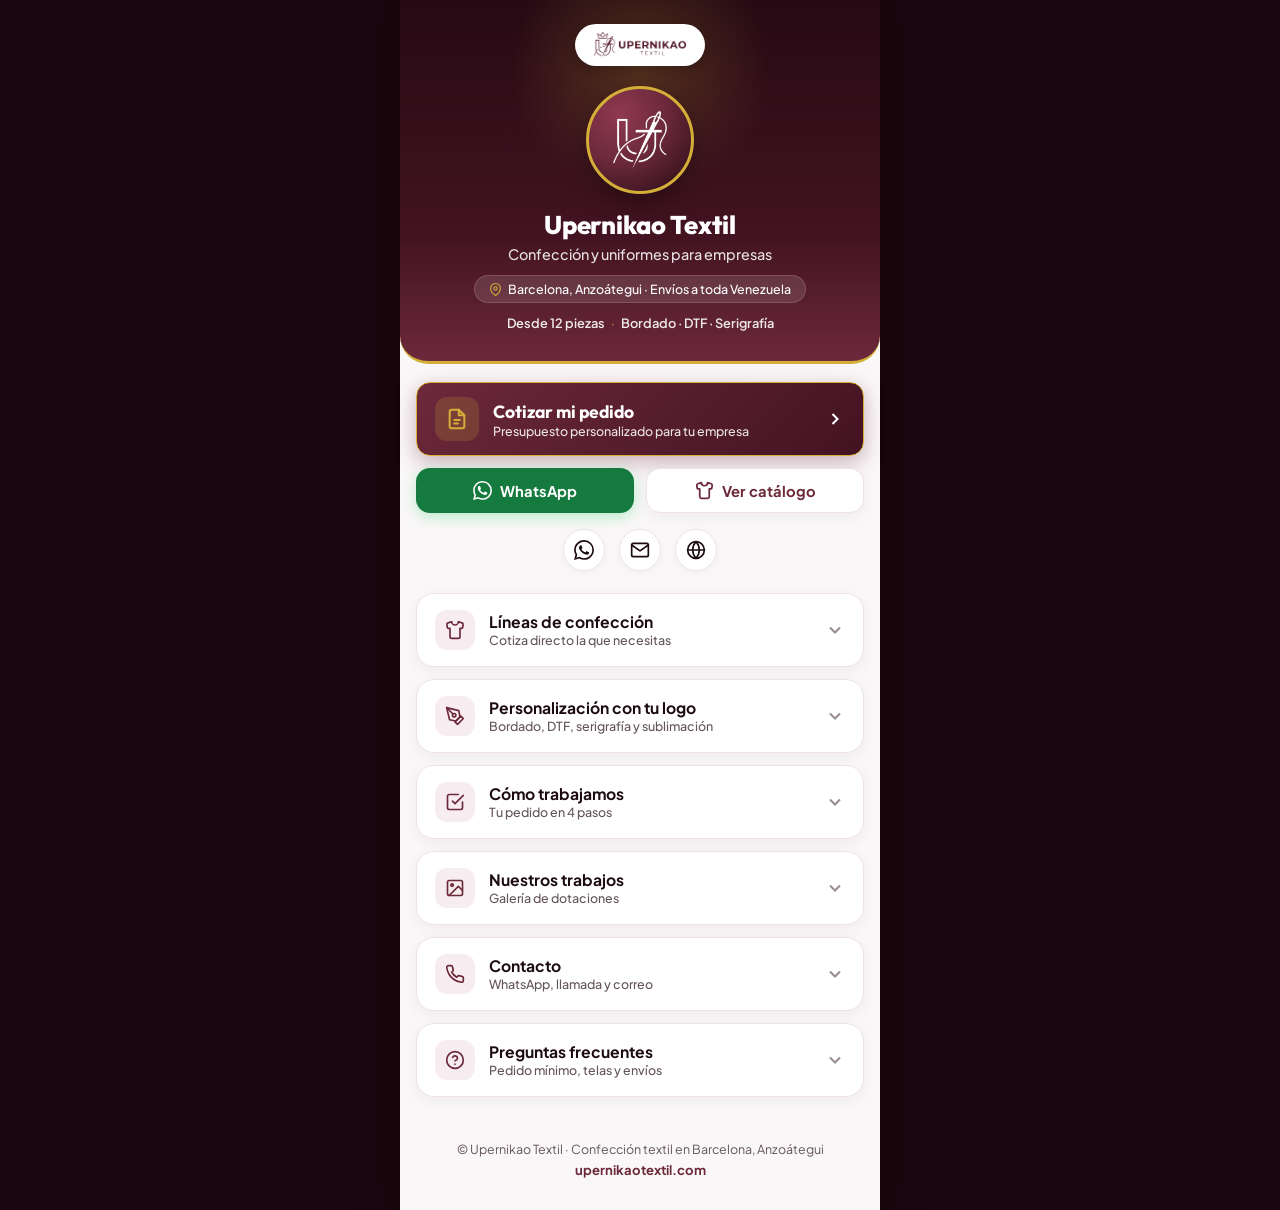
<file: bio.html>
<!DOCTYPE html>
<html lang="es">
<head>
  <meta charset="UTF-8">
  <meta name="viewport" content="width=device-width, initial-scale=1.0, viewport-fit=cover">
  <title>Upernikao Textil | Enlaces oficiales · Uniformes y confección</title>
  <meta name="description" content="Cotiza tus uniformes, mira el catálogo y escríbenos por WhatsApp. Upernikao Textil: confección y dotación para empresas desde Barcelona, Anzoátegui, con envíos a toda Venezuela.">
  <meta name="theme-color" content="#260A13">
  <link rel="canonical" href="https://upernikaotextil.com/bio">
  <link rel="icon" type="image/x-icon" href="/favicon.ico?v=2">
  <link rel="apple-touch-icon" sizes="180x180" href="/apple-touch-icon.png?v=2">

  <!-- Open Graph -->
  <meta property="og:type" content="website">
  <meta property="og:site_name" content="Upernikao Textil">
  <meta property="og:url" content="https://upernikaotextil.com/bio">
  <meta property="og:title" content="Upernikao Textil | Uniformes y confección para empresas">
  <meta property="og:description" content="Cotiza tu dotación, mira el catálogo y escríbenos por WhatsApp. Pedidos desde 12 piezas, envíos a toda Venezuela.">
  <meta property="og:image" content="https://upernikaotextil.com/assets/images/og-upernikao.jpg">
  <meta property="og:locale" content="es_VE">

  <link rel="preconnect" href="https://fonts.googleapis.com">
  <link rel="preconnect" href="https://fonts.gstatic.com" crossorigin>
  <link rel="preload" as="style" href="https://fonts.googleapis.com/css2?family=Outfit:wght@600;700;800&family=Plus+Jakarta+Sans:wght@400;500;600;700;800&display=swap" onload="this.onload=null;this.rel='stylesheet'">
  <noscript><link rel="stylesheet" href="https://fonts.googleapis.com/css2?family=Outfit:wght@600;700;800&family=Plus+Jakarta+Sans:wght@400;500;600;700;800&display=swap"></noscript>
  <link rel="stylesheet" href="/assets/css/bio.css?v=1.1">

  <!-- GA4 + Meta Pixel: las funciones existen desde el inicio (los eventos quedan en cola) y las
       librerías se descargan al primer gesto del usuario o a los 3,5 s, para no bloquear el celular. -->
  <script>
    window.dataLayer = window.dataLayer || [];
    function gtag(){dataLayer.push(arguments);}
    gtag('js', new Date());
    gtag('config', 'G-16TZ6MRVCK');

    !function(f){if(f.fbq)return;var n=f.fbq=function(){n.callMethod?
    n.callMethod.apply(n,arguments):n.queue.push(arguments)};if(!f._fbq)f._fbq=n;
    n.push=n;n.loaded=!0;n.version='2.0';n.queue=[]}(window);
    fbq('init', '2326778011482948');
    fbq('track', 'PageView');

    (function () {
      var loaded = false;
      function addScript(src, attrs) {
        var s = document.createElement('script');
        s.async = true;
        s.src = src;
        for (var k in (attrs || {})) s.setAttribute(k, attrs[k]);
        document.head.appendChild(s);
      }
      function loadTags() {
        if (loaded) return;
        loaded = true;
        addScript('https://www.googletagmanager.com/gtag/js?id=G-16TZ6MRVCK');
        addScript('https://connect.facebook.net/en_US/fbevents.js');
        addScript('https://link.msgsndr.com/js/external-tracking.js', { 'data-tracking-id': 'tk_d8b2731dfa70425abd0852270cc25f73' });
      }
      ['scroll', 'touchstart', 'mousemove', 'keydown', 'click'].forEach(function (ev) {
        window.addEventListener(ev, loadTags, { once: true, passive: true });
      });
      window.addEventListener('load', function () { setTimeout(loadTags, 3500); });
    })();
  </script>
</head>
<body>
  <!-- Contenedor móvil centrado estilo Linktree / Bio -->
  <main class="bio-container">

    <!-- HEADER DE MARCA -->
    <header class="bio-header">
      <div class="header-bg-glow"></div>

      <div class="brand-pill">
        <img src="/assets/images/bio-logo.webp" alt="Upernikao Textil" class="brand-logo" width="420" height="126">
      </div>

      <div class="avatar-container">
        <div class="avatar-ring">
          <img src="/assets/images/bio-icono-blanco.webp" alt="Upernikao Textil" class="avatar-img" width="201" height="220">
        </div>
      </div>

      <h1 class="brand-name">Upernikao Textil</h1>
      <p class="brand-role">Confección y uniformes para empresas</p>

      <div class="location-badge">
        <svg class="badge-icon" viewBox="0 0 24 24" fill="none" stroke="currentColor" stroke-width="2">
          <path d="M21 10c0 7-9 13-9 13s-9-6-9-13a9 9 0 0 1 18 0z"></path>
          <circle cx="12" cy="10" r="3"></circle>
        </svg>
        <span>Barcelona, Anzoátegui · Envíos a toda Venezuela</span>
      </div>

      <div class="trust-row">
        <span class="trust-chip">Desde 12 piezas</span>
        <span class="trust-dot">·</span>
        <span class="trust-chip">Bordado · DTF · Serigrafía</span>
      </div>
    </header>

    <!-- BOTONES PRINCIPALES DE CONVERSIÓN -->
    <section class="bio-actions">
      <a href="/cotizar" class="btn-cta-main" data-track="cotizar_principal">
        <div class="cta-left">
          <span class="cta-icon-box">
            <svg viewBox="0 0 24 24" fill="none" stroke="currentColor" stroke-width="2.2" stroke-linecap="round" stroke-linejoin="round">
              <path d="M14 2H6a2 2 0 0 0-2 2v16a2 2 0 0 0 2 2h12a2 2 0 0 0 2-2V8z"></path>
              <polyline points="14 2 14 8 20 8"></polyline>
              <line x1="9" y1="13" x2="15" y2="13"></line>
              <line x1="9" y1="17" x2="13" y2="17"></line>
            </svg>
          </span>
          <div class="cta-text">
            <span class="cta-title">Cotizar mi pedido</span>
            <span class="cta-sub">Presupuesto personalizado para tu empresa</span>
          </div>
        </div>
        <svg class="cta-arrow" viewBox="0 0 24 24" fill="none" stroke="currentColor" stroke-width="2.5">
          <polyline points="9 18 15 12 9 6"></polyline>
        </svg>
      </a>

      <div class="quick-row">
        <a href="/whatsapp" class="btn-quick btn-whatsapp" data-track="whatsapp_formulario">
          <svg class="quick-icon" viewBox="0 0 24 24" fill="currentColor">
            <path d="M17.472 14.382c-.297-.149-1.758-.867-2.03-.967-.273-.099-.471-.148-.67.15-.197.297-.767.966-.94 1.164-.173.199-.347.223-.644.075-.297-.15-1.255-.463-2.39-1.475-.883-.788-1.48-1.761-1.653-2.059-.173-.297-.018-.458.13-.606.134-.133.298-.347.446-.52.149-.174.198-.298.298-.497.099-.198.05-.371-.025-.52-.075-.149-.669-1.612-.916-2.207-.242-.579-.487-.5-.669-.51-.173-.008-.371-.01-.57-.01-.198 0-.52.074-.792.372-.272.297-1.04 1.016-1.04 2.479 0 1.462 1.065 2.875 1.213 3.074.149.198 2.096 3.2 5.077 4.487.709.306 1.262.489 1.694.625.712.227 1.36.195 1.871.118.571-.085 1.758-.719 2.006-1.413.248-.694.248-1.289.173-1.413-.074-.124-.272-.198-.57-.347m-5.421 7.403h-.004a9.87 9.87 0 01-5.031-1.378l-.361-.214-3.741.982.998-3.648-.235-.374a9.86 9.86 0 01-1.51-5.26c.001-5.45 4.436-9.884 9.888-9.884 2.64 0 5.122 1.03 6.988 2.898a9.825 9.825 0 012.893 6.994c-.003 5.45-4.437 9.884-9.885 9.884m8.413-18.297A11.815 11.815 0 0012.05 0C5.495 0 .16 5.335.157 11.892c0 2.096.547 4.142 1.588 5.945L.057 24l6.305-1.654a11.882 11.882 0 005.683 1.448h.005c6.554 0 11.89-5.335 11.893-11.893a11.821 11.821 0 00-3.48-8.413z"/>
          </svg>
          <span>WhatsApp</span>
        </a>

        <a href="/#lineas" class="btn-quick btn-secondary" data-track="ver_catalogo">
          <svg class="quick-icon" viewBox="0 0 24 24" fill="none" stroke="currentColor" stroke-width="2.2" stroke-linecap="round" stroke-linejoin="round">
            <path d="M20.38 3.46L16 2a4 4 0 0 1-8 0L3.62 3.46a2 2 0 0 0-1.34 2.23l.58 3.47a1 1 0 0 0 .99.84H6v10c0 1.1.9 2 2 2h8a2 2 0 0 0 2-2V10h2.15a1 1 0 0 0 .99-.84l.58-3.47a2 2 0 0 0-1.34-2.23z"></path>
          </svg>
          <span>Ver catálogo</span>
        </a>
      </div>

      <!-- Redes y contacto rápido -->
      <div class="social-bar">
        <!-- TODO: agregar Instagram, TikTok y Facebook cuando estén listos los usuarios de la marca -->
        <a href="https://wa.me/584248335228?text=Hola%20Upernikao%20Textil%2C%20vengo%20de%20su%20perfil%20y%20quiero%20informaci%C3%B3n" class="social-circle" target="_blank" rel="noopener" aria-label="WhatsApp directo" data-track="whatsapp_directo">
          <svg viewBox="0 0 24 24" fill="currentColor">
            <path d="M17.472 14.382c-.297-.149-1.758-.867-2.03-.967-.273-.099-.471-.148-.67.15-.197.297-.767.966-.94 1.164-.173.199-.347.223-.644.075-.297-.15-1.255-.463-2.39-1.475-.883-.788-1.48-1.761-1.653-2.059-.173-.297-.018-.458.13-.606.134-.133.298-.347.446-.52.149-.174.198-.298.298-.497.099-.198.05-.371-.025-.52-.075-.149-.669-1.612-.916-2.207-.242-.579-.487-.5-.669-.51-.173-.008-.371-.01-.57-.01-.198 0-.52.074-.792.372-.272.297-1.04 1.016-1.04 2.479 0 1.462 1.065 2.875 1.213 3.074.149.198 2.096 3.2 5.077 4.487.709.306 1.262.489 1.694.625.712.227 1.36.195 1.871.118.571-.085 1.758-.719 2.006-1.413.248-.694.248-1.289.173-1.413-.074-.124-.272-.198-.57-.347m-5.421 7.403h-.004a9.87 9.87 0 01-5.031-1.378l-.361-.214-3.741.982.998-3.648-.235-.374a9.86 9.86 0 01-1.51-5.26c.001-5.45 4.436-9.884 9.888-9.884 2.64 0 5.122 1.03 6.988 2.898a9.825 9.825 0 012.893 6.994c-.003 5.45-4.437 9.884-9.885 9.884m8.413-18.297A11.815 11.815 0 0012.05 0C5.495 0 .16 5.335.157 11.892c0 2.096.547 4.142 1.588 5.945L.057 24l6.305-1.654a11.882 11.882 0 005.683 1.448h.005c6.554 0 11.89-5.335 11.893-11.893a11.821 11.821 0 00-3.48-8.413z"/>
          </svg>
        </a>

        <a href="mailto:upernikaotextil@gmail.com" class="social-circle" aria-label="Correo" data-track="correo">
          <svg viewBox="0 0 24 24" fill="none" stroke="currentColor" stroke-width="2" stroke-linecap="round" stroke-linejoin="round">
            <path d="M4 4h16c1.1 0 2 .9 2 2v12c0 1.1-.9 2-2 2H4c-1.1 0-2-.9-2-2V6c0-1.1.9-2 2-2z"></path>
            <polyline points="22,6 12,13 2,6"></polyline>
          </svg>
        </a>

        <a href="/" class="social-circle" aria-label="Sitio web oficial" data-track="sitio_web">
          <svg viewBox="0 0 24 24" fill="none" stroke="currentColor" stroke-width="2" stroke-linecap="round" stroke-linejoin="round">
            <circle cx="12" cy="12" r="10"></circle>
            <line x1="2" y1="12" x2="22" y2="12"></line>
            <path d="M12 2a15.3 15.3 0 0 1 4 10 15.3 15.3 0 0 1-4 10 15.3 15.3 0 0 1-4-10 15.3 15.3 0 0 1 4-10z"></path>
          </svg>
        </a>
      </div>
    </section>

    <!-- ACORDEONES -->
    <section class="accordion-group">

      <!-- 1. LÍNEAS DE CONFECCIÓN -->
      <article class="accordion-card" id="acc-lineas">
        <button class="accordion-trigger" aria-expanded="false" aria-controls="content-lineas">
          <div class="trigger-left">
            <span class="card-icon-box">
              <svg viewBox="0 0 24 24" fill="none" stroke="currentColor" stroke-width="2" stroke-linecap="round" stroke-linejoin="round">
                <path d="M20.38 3.46L16 2a4 4 0 0 1-8 0L3.62 3.46a2 2 0 0 0-1.34 2.23l.58 3.47a1 1 0 0 0 .99.84H6v10c0 1.1.9 2 2 2h8a2 2 0 0 0 2-2V10h2.15a1 1 0 0 0 .99-.84l.58-3.47a2 2 0 0 0-1.34-2.23z"></path>
              </svg>
            </span>
            <div class="trigger-text">
              <span class="trigger-title">Líneas de confección</span>
              <span class="trigger-sub">Cotiza directo la que necesitas</span>
            </div>
          </div>
          <svg class="chevron-icon" viewBox="0 0 24 24" fill="none" stroke="currentColor" stroke-width="2.5">
            <polyline points="6 9 12 15 18 9"></polyline>
          </svg>
        </button>

        <div class="accordion-content" id="content-lineas">
          <div class="content-inner">
            <div class="item-list">
              <a href="/cotizar/corporativa" class="list-item" data-track="linea_corporativa">
                <img src="/assets/images/barcelona-anzoategui-upernikao-textil-lineacorporativa-thumb.webp" alt="" class="list-thumb" width="56" height="56" loading="lazy">
                <div class="list-info">
                  <span class="list-title">Corporativa & Ejecutiva</span>
                  <span class="list-sub">Camisas Oxford, pantalones de vestir, chemises</span>
                </div>
                <svg class="item-arrow" viewBox="0 0 24 24" fill="none" stroke="currentColor" stroke-width="2.2"><polyline points="9 18 15 12 9 6"></polyline></svg>
              </a>
              <a href="/cotizar/industrial" class="list-item" data-track="linea_industrial">
                <img src="/assets/images/barcelona-anzoategui-upernikao-textil-lineaindustrial-thumb.webp" alt="" class="list-thumb" width="56" height="56" loading="lazy">
                <div class="list-info">
                  <span class="list-title">Industrial & Seguridad</span>
                  <span class="list-sub">Bragas petroleras, chaquetas reflectivas</span>
                </div>
                <svg class="item-arrow" viewBox="0 0 24 24" fill="none" stroke="currentColor" stroke-width="2.2"><polyline points="9 18 15 12 9 6"></polyline></svg>
              </a>
              <a href="/cotizar/medica" class="list-item" data-track="linea_medica">
                <img src="/assets/images/barcelona-anzoategui-upernikao-textil-lineamedica-thumb.webp" alt="" class="list-thumb" width="56" height="56" loading="lazy">
                <div class="list-info">
                  <span class="list-title">Médica & Salud</span>
                  <span class="list-sub">Scrubs y batas antifluido</span>
                </div>
                <svg class="item-arrow" viewBox="0 0 24 24" fill="none" stroke="currentColor" stroke-width="2.2"><polyline points="9 18 15 12 9 6"></polyline></svg>
              </a>
              <a href="/cotizar/gastronomica" class="list-item" data-track="linea_gastronomica">
                <img src="/assets/images/barcelona-anzoategui-upernikao-textil-lineagastronomica-thumb.webp" alt="" class="list-thumb" width="56" height="56" loading="lazy">
                <div class="list-info">
                  <span class="list-title">Gastronómica & Hotelería</span>
                  <span class="list-sub">Filipinas de chef, delantales, gorros</span>
                </div>
                <svg class="item-arrow" viewBox="0 0 24 24" fill="none" stroke="currentColor" stroke-width="2.2"><polyline points="9 18 15 12 9 6"></polyline></svg>
              </a>
              <a href="/cotizar/deportiva" class="list-item" data-track="linea_deportiva">
                <img src="/assets/images/barcelona-anzoategui-upernikao-textil-lineadeportiva-thumb.webp" alt="" class="list-thumb" width="56" height="56" loading="lazy">
                <div class="list-info">
                  <span class="list-title">Deportiva & Cortavientos</span>
                  <span class="list-sub">Dry fit, conjuntos y chaquetas</span>
                </div>
                <svg class="item-arrow" viewBox="0 0 24 24" fill="none" stroke="currentColor" stroke-width="2.2"><polyline points="9 18 15 12 9 6"></polyline></svg>
              </a>
              <a href="/cotizar/pop" class="list-item" data-track="linea_pop">
                <img src="/assets/images/barcelona-anzoategui-upernikao-textil-lineapop-thumb.webp" alt="" class="list-thumb" width="56" height="56" loading="lazy">
                <div class="list-info">
                  <span class="list-title">Material POP & Merchandising</span>
                  <span class="list-sub">Gorras bordadas, franelas, tote bags</span>
                </div>
                <svg class="item-arrow" viewBox="0 0 24 24" fill="none" stroke="currentColor" stroke-width="2.2"><polyline points="9 18 15 12 9 6"></polyline></svg>
              </a>
            </div>
          </div>
        </div>
      </article>

      <!-- 2. PERSONALIZACIÓN -->
      <article class="accordion-card" id="acc-personalizacion">
        <button class="accordion-trigger" aria-expanded="false" aria-controls="content-personalizacion">
          <div class="trigger-left">
            <span class="card-icon-box">
              <svg viewBox="0 0 24 24" fill="none" stroke="currentColor" stroke-width="2" stroke-linecap="round" stroke-linejoin="round">
                <path d="M12 19l7-7 3 3-7 7-3-3z"></path>
                <path d="M18 13l-1.5-7.5L2 2l3.5 14.5L13 18l5-5z"></path>
                <path d="M2 2l7.586 7.586"></path>
                <circle cx="11" cy="11" r="2"></circle>
              </svg>
            </span>
            <div class="trigger-text">
              <span class="trigger-title">Personalización con tu logo</span>
              <span class="trigger-sub">Bordado, DTF, serigrafía y sublimación</span>
            </div>
          </div>
          <svg class="chevron-icon" viewBox="0 0 24 24" fill="none" stroke="currentColor" stroke-width="2.5">
            <polyline points="6 9 12 15 18 9"></polyline>
          </svg>
        </button>

        <div class="accordion-content" id="content-personalizacion">
          <div class="content-inner">
            <p class="content-text">
              Aplicamos la imagen de tu empresa con la técnica ideal para cada tela y uso: acabados duraderos que resisten el lavado diario.
            </p>
            <div class="badge-chips">
              <span class="badge-chip">Bordado computarizado</span>
              <span class="badge-chip">DTF textil</span>
              <span class="badge-chip">Serigrafía</span>
              <span class="badge-chip">Sublimación</span>
            </div>
            <a href="/#tecnicas" class="btn-card-outline" data-track="ver_tecnicas">
              <span>Ver técnicas de personalización</span>
            </a>
          </div>
        </div>
      </article>

      <!-- 3. CÓMO TRABAJAMOS -->
      <article class="accordion-card" id="acc-proceso">
        <button class="accordion-trigger" aria-expanded="false" aria-controls="content-proceso">
          <div class="trigger-left">
            <span class="card-icon-box">
              <svg viewBox="0 0 24 24" fill="none" stroke="currentColor" stroke-width="2" stroke-linecap="round" stroke-linejoin="round">
                <polyline points="9 11 12 14 22 4"></polyline>
                <path d="M21 12v7a2 2 0 0 1-2 2H5a2 2 0 0 1-2-2V5a2 2 0 0 1 2-2h11"></path>
              </svg>
            </span>
            <div class="trigger-text">
              <span class="trigger-title">Cómo trabajamos</span>
              <span class="trigger-sub">Tu pedido en 4 pasos</span>
            </div>
          </div>
          <svg class="chevron-icon" viewBox="0 0 24 24" fill="none" stroke="currentColor" stroke-width="2.5">
            <polyline points="6 9 12 15 18 9"></polyline>
          </svg>
        </button>

        <div class="accordion-content" id="content-proceso">
          <div class="content-inner">
            <ol class="steps-list">
              <li><span class="step-num">1</span><div><strong>Cotiza</strong><span>Cuéntanos prendas, cantidades y logo.</span></div></li>
              <li><span class="step-num">2</span><div><strong>Diseño y muestra</strong><span>Definimos tela, colores, tallas y aplicación.</span></div></li>
              <li><span class="step-num">3</span><div><strong>Producción</strong><span>Confeccionamos en nuestro taller con control de calidad.</span></div></li>
              <li><span class="step-num">4</span><div><strong>Entrega</strong><span>Despachamos a cualquier estado de Venezuela.</span></div></li>
            </ol>
            <div class="badge-chips">
              <span class="badge-chip">Pedido mínimo: 12 piezas</span>
              <span class="badge-chip">Envíos nacionales</span>
            </div>
            <a href="/cotizar" class="btn-card-action" data-track="cotizar_proceso">
              <span>Empezar mi cotización</span>
            </a>
          </div>
        </div>
      </article>

      <!-- 4. TRABAJOS -->
      <article class="accordion-card" id="acc-galeria">
        <button class="accordion-trigger" aria-expanded="false" aria-controls="content-galeria">
          <div class="trigger-left">
            <span class="card-icon-box">
              <svg viewBox="0 0 24 24" fill="none" stroke="currentColor" stroke-width="2" stroke-linecap="round" stroke-linejoin="round">
                <rect x="3" y="3" width="18" height="18" rx="2" ry="2"></rect>
                <circle cx="8.5" cy="8.5" r="1.5"></circle>
                <polyline points="21 15 16 10 5 21"></polyline>
              </svg>
            </span>
            <div class="trigger-text">
              <span class="trigger-title">Nuestros trabajos</span>
              <span class="trigger-sub">Galería de dotaciones</span>
            </div>
          </div>
          <svg class="chevron-icon" viewBox="0 0 24 24" fill="none" stroke="currentColor" stroke-width="2.5">
            <polyline points="6 9 12 15 18 9"></polyline>
          </svg>
        </button>

        <div class="accordion-content" id="content-galeria">
          <div class="content-inner">
            <div class="gallery-grid">
              <img src="/assets/images/barcelona-anzoategui-upernikao-textil-lineacorporativa-card-640.webp" alt="Uniformes corporativos Upernikao Textil" loading="lazy" width="1200" height="837">
              <img src="/assets/images/barcelona-anzoategui-upernikao-textil-lineaindustrial-card-640.webp" alt="Dotación industrial Upernikao Textil" loading="lazy" width="1200" height="837">
              <img src="/assets/images/barcelona-anzoategui-upernikao-textil-lineamedica-card-640.webp" alt="Uniformes médicos Upernikao Textil" loading="lazy" width="1200" height="837">
              <img src="/assets/images/barcelona-anzoategui-upernikao-textil-lineagastronomica-card-640.webp" alt="Uniformes gastronómicos Upernikao Textil" loading="lazy" width="1200" height="837">
            </div>
            <a href="/#galeria" class="btn-card-outline" data-track="ver_galeria">
              <span>Ver galería completa</span>
            </a>
          </div>
        </div>
      </article>

      <!-- 5. CONTACTO -->
      <article class="accordion-card" id="acc-contacto">
        <button class="accordion-trigger" aria-expanded="false" aria-controls="content-contacto">
          <div class="trigger-left">
            <span class="card-icon-box">
              <svg viewBox="0 0 24 24" fill="none" stroke="currentColor" stroke-width="2" stroke-linecap="round" stroke-linejoin="round">
                <path d="M22 16.92v3a2 2 0 0 1-2.18 2 19.79 19.79 0 0 1-8.63-3.07 19.5 19.5 0 0 1-6-6 19.79 19.79 0 0 1-3.07-8.67A2 2 0 0 1 4.11 2h3a2 2 0 0 1 2 1.72 12.84 12.84 0 0 0 .7 2.81 2 2 0 0 1-.45 2.11L8.09 9.91a16 16 0 0 0 6 6l1.27-1.27a2 2 0 0 1 2.11-.45 12.84 12.84 0 0 0 2.81.7A2 2 0 0 1 22 16.92z"></path>
              </svg>
            </span>
            <div class="trigger-text">
              <span class="trigger-title">Contacto</span>
              <span class="trigger-sub">WhatsApp, llamada y correo</span>
            </div>
          </div>
          <svg class="chevron-icon" viewBox="0 0 24 24" fill="none" stroke="currentColor" stroke-width="2.5">
            <polyline points="6 9 12 15 18 9"></polyline>
          </svg>
        </button>

        <div class="accordion-content" id="content-contacto">
          <div class="content-inner">
            <div class="item-list">
              <a href="https://wa.me/584248335228?text=Hola%20Upernikao%20Textil%2C%20vengo%20de%20su%20perfil%20y%20quiero%20informaci%C3%B3n" class="list-item" target="_blank" rel="noopener" data-track="whatsapp_contacto">
                <div class="list-info">
                  <span class="list-label">WhatsApp</span>
                  <span class="list-value">+58 424-833 5228</span>
                </div>
                <svg class="item-arrow" viewBox="0 0 24 24" fill="none" stroke="currentColor" stroke-width="2.2"><polyline points="9 18 15 12 9 6"></polyline></svg>
              </a>
              <a href="tel:+584248335228" class="list-item" data-track="llamada">
                <div class="list-info">
                  <span class="list-label">Llamar</span>
                  <span class="list-value">0424-833 5228</span>
                </div>
                <svg class="item-arrow" viewBox="0 0 24 24" fill="none" stroke="currentColor" stroke-width="2.2"><polyline points="9 18 15 12 9 6"></polyline></svg>
              </a>
              <a href="mailto:upernikaotextil@gmail.com" class="list-item" data-track="correo_contacto">
                <div class="list-info">
                  <span class="list-label">Correo</span>
                  <span class="list-value">upernikaotextil@gmail.com</span>
                </div>
                <svg class="item-arrow" viewBox="0 0 24 24" fill="none" stroke="currentColor" stroke-width="2.2"><polyline points="9 18 15 12 9 6"></polyline></svg>
              </a>
              <a href="/" class="list-item" data-track="sitio_web_contacto">
                <div class="list-info">
                  <span class="list-label">Sitio web</span>
                  <span class="list-value">upernikaotextil.com</span>
                </div>
                <svg class="item-arrow" viewBox="0 0 24 24" fill="none" stroke="currentColor" stroke-width="2.2"><polyline points="9 18 15 12 9 6"></polyline></svg>
              </a>
            </div>
          </div>
        </div>
      </article>

      <!-- 6. PREGUNTAS FRECUENTES -->
      <article class="accordion-card" id="acc-faq">
        <button class="accordion-trigger" aria-expanded="false" aria-controls="content-faq">
          <div class="trigger-left">
            <span class="card-icon-box">
              <svg viewBox="0 0 24 24" fill="none" stroke="currentColor" stroke-width="2" stroke-linecap="round" stroke-linejoin="round">
                <circle cx="12" cy="12" r="10"></circle>
                <path d="M9.09 9a3 3 0 0 1 5.83 1c0 2-3 3-3 3"></path>
                <line x1="12" y1="17" x2="12.01" y2="17"></line>
              </svg>
            </span>
            <div class="trigger-text">
              <span class="trigger-title">Preguntas frecuentes</span>
              <span class="trigger-sub">Pedido mínimo, telas y envíos</span>
            </div>
          </div>
          <svg class="chevron-icon" viewBox="0 0 24 24" fill="none" stroke="currentColor" stroke-width="2.5">
            <polyline points="6 9 12 15 18 9"></polyline>
          </svg>
        </button>

        <div class="accordion-content" id="content-faq">
          <div class="content-inner">
            <div class="faq-mini">
              <div class="faq-mini-item">
                <strong>¿Cuál es el pedido mínimo?</strong>
                <span>Confeccionamos desde 12 piezas por modelo.</span>
              </div>
              <div class="faq-mini-item">
                <strong>¿Hacen envíos?</strong>
                <span>Sí, despachamos a todos los estados de Venezuela.</span>
              </div>
              <div class="faq-mini-item">
                <strong>¿Puedo poner el logo de mi empresa?</strong>
                <span>Sí, con bordado, DTF, serigrafía o sublimación según la prenda.</span>
              </div>
            </div>
            <a href="/#faq" class="btn-card-outline" data-track="ver_faq">
              <span>Ver todas las preguntas</span>
            </a>
          </div>
        </div>
      </article>

    </section>

    <footer class="bio-footer">
      <p class="footer-copy">© Upernikao Textil · Confección textil en Barcelona, Anzoátegui</p>
      <a href="/" class="footer-link" data-track="sitio_web_footer">upernikaotextil.com</a>
    </footer>

  </main>

  <script src="/assets/js/bio.js?v=1.1"></script>

</body>
</html>
</file>
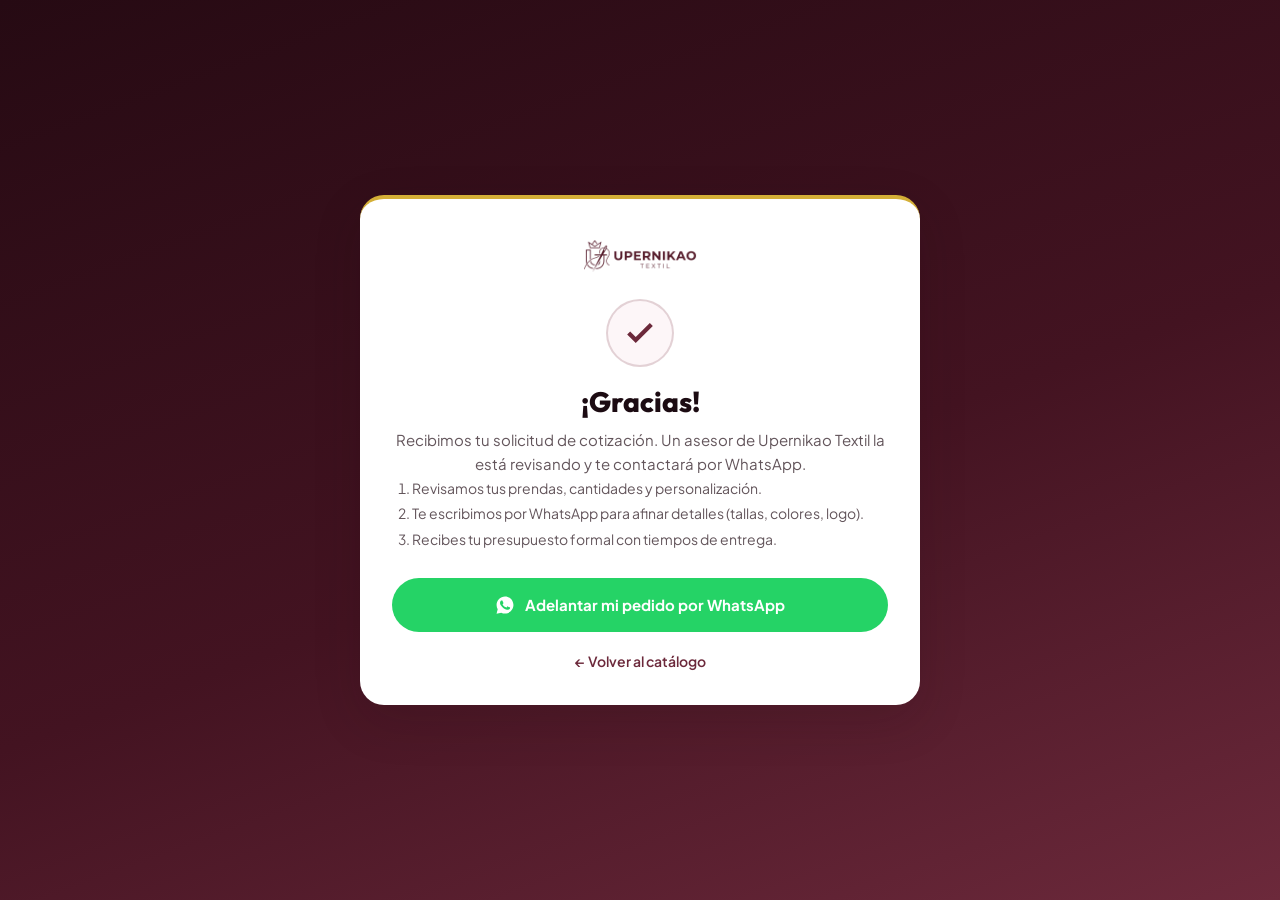
<file: gracias.html>
<!DOCTYPE html>
<html lang="es">
<head>
  <!-- Google tag (gtag.js) - GA4 Upernikao Textil -->
  <script async src="https://www.googletagmanager.com/gtag/js?id=G-16TZ6MRVCK"></script>
  <script>
    window.dataLayer = window.dataLayer || [];
    function gtag(){dataLayer.push(arguments);}
    gtag('js', new Date());

    gtag('config', 'G-16TZ6MRVCK');
  </script>
  <meta charset="UTF-8">
  <meta name="viewport" content="width=device-width, initial-scale=1.0, viewport-fit=cover">
  <title>¡Solicitud Recibida! | Upernikao Textil</title>
  <meta name="robots" content="noindex, nofollow">
  <link rel="icon" type="image/x-icon" href="/favicon.ico?v=2">
  <link rel="preconnect" href="https://fonts.googleapis.com">
  <link rel="preconnect" href="https://fonts.gstatic.com" crossorigin>
  <link rel="preload" as="style" href="https://fonts.googleapis.com/css2?family=Outfit:wght@600;700;800&family=Plus+Jakarta+Sans:wght@400;500;600;700&display=swap" onload="this.onload=null;this.rel='stylesheet'">
  <noscript><link rel="stylesheet" href="https://fonts.googleapis.com/css2?family=Outfit:wght@600;700;800&family=Plus+Jakarta+Sans:wght@400;500;600;700&display=swap"></noscript>
  <link rel="stylesheet" href="/assets/css/style.css?v=5.0">
  <style>
    .thanks-page {
      min-height: 100vh;
      display: flex;
      align-items: center;
      justify-content: center;
      padding: 40px 16px;
      background: linear-gradient(160deg, var(--wine-deep) 0%, var(--wine-dark) 55%, var(--wine-primary) 100%);
    }
    .thanks-card {
      width: 100%;
      max-width: 560px;
      background: var(--white);
      border-radius: var(--radius-xl);
      box-shadow: var(--shadow-lg);
      border-top: 4px solid var(--gold-accent);
      padding: 40px 32px 32px;
      text-align: center;
    }
    .thanks-logo { height: 34px; width: auto; margin: 0 auto 26px; display: block; }
    .thanks-check {
      width: 68px; height: 68px; border-radius: 50%;
      margin: 0 auto 18px; display: flex; align-items: center; justify-content: center;
      background: var(--wine-soft); color: var(--wine-primary); border: 2px solid var(--wine-border);
    }
    .thanks-card h1 { font-family: var(--font-heading); font-size: 28px; color: var(--text-dark); margin-bottom: 10px; }
    .thanks-card p { color: var(--text-muted); font-size: 15px; line-height: 1.6; }
    .thanks-summary {
      margin: 22px 0; padding: 16px 18px; border-radius: var(--radius-md);
      background: var(--bg-subtle); text-align: left; font-size: 14px; color: var(--text-dark);
    }
    .thanks-summary strong { color: var(--wine-primary); }
    .thanks-steps { text-align: left; margin: 0 0 26px; padding-left: 20px; color: var(--text-muted); font-size: 14px; line-height: 1.8; }
    .thanks-wa {
      display: inline-flex; align-items: center; justify-content: center; gap: 10px; width: 100%;
      background: var(--wa-green); color: #fff; font-weight: 700; font-size: 15px;
      padding: 15px 22px; border-radius: 50px; text-decoration: none; transition: background 0.2s ease;
    }
    .thanks-wa:hover { background: var(--wa-green-hover); }
    .thanks-back { display: inline-block; margin-top: 18px; color: var(--wine-primary); font-weight: 600; font-size: 14px; }
  </style>
  <!-- Meta Pixel (Upernikao Textil) -->
  <script>
    !function(f,b,e,v,n,t,s){if(f.fbq)return;n=f.fbq=function(){n.callMethod?
    n.callMethod.apply(n,arguments):n.queue.push(arguments)};if(!f._fbq)f._fbq=n;
    n.push=n;n.loaded=!0;n.version='2.0';n.queue=[];t=b.createElement(e);t.async=!0;
    t.src=v;s=b.getElementsByTagName(e)[0];s.parentNode.insertBefore(t,s)}(window,
    document,'script','https://connect.facebook.net/en_US/fbevents.js');
    fbq('init', '2326778011482948');
    fbq('track', 'PageView');
  </script>
</head>
<body>
  <main class="thanks-page">
    <div class="thanks-card">
      <img src="/assets/images/logo-nav.webp" alt="Upernikao Textil" class="thanks-logo" width="220" height="38">
      <div class="thanks-check">
        <svg width="34" height="34" viewBox="0 0 24 24" fill="none" stroke="currentColor" stroke-width="3"><polyline points="20 6 9 17 4 12"/></svg>
      </div>
      <h1>¡Gracias<span id="thanksName"></span>!</h1>
      <p>Recibimos tu solicitud de cotización. Un asesor de Upernikao Textil la está revisando y te contactará por WhatsApp.</p>

      <div class="thanks-summary" id="thanksSummary" hidden>
        <div><strong>Prenda:</strong> <span id="thanksProduct"></span></div>
        <div><strong>Cantidad:</strong> <span id="thanksQty"></span> piezas</div>
      </div>

      <ol class="thanks-steps">
        <li>Revisamos tus prendas, cantidades y personalización.</li>
        <li>Te escribimos por WhatsApp para afinar detalles (tallas, colores, logo).</li>
        <li>Recibes tu presupuesto formal con tiempos de entrega.</li>
      </ol>

      <a href="#" class="thanks-wa" id="thanksWa" target="_blank" rel="noopener">
        <svg viewBox="0 0 32 32" width="20" height="20" fill="currentColor"><path d="M16.01 2.5c-7.45 0-13.5 6.05-13.5 13.5 0 2.38.62 4.69 1.8 6.74L2.5 30l7.46-1.77a13.43 13.43 0 006.05 1.45c7.45 0 13.5-6.05 13.5-13.5S23.46 2.5 16.01 2.5zm7.87 19.19c-.33.92-1.63 1.76-2.67 1.98-.71.15-1.64.27-4.76-.97-3.99-1.58-6.55-5.63-6.75-5.9-.2-.27-1.62-2.16-1.62-4.12s1.02-2.92 1.38-3.32c.36-.4.78-.5 1.04-.5.26 0 .52 0 .75.01.24.01.56-.09.88.67.33.78 1.13 2.76 1.23 2.96.1.2.17.43.03.7-.13.27-.2.43-.4.66-.2.23-.42.52-.6.7-.2.2-.41.42-.18.82.23.4 1.02 1.69 2.19 2.73 1.5 1.34 2.77 1.76 3.16 1.96.4.2.63.17.86-.1.23-.27.99-1.15 1.26-1.55.26-.4.53-.33.9-.2.36.13 2.32 1.09 2.72 1.29.4.2.66.3.76.47.1.16.1 1.02-.23 1.94z"/></svg>
        <span>Adelantar mi pedido por WhatsApp</span>
      </a>
      <a href="/" class="thanks-back">← Volver al catálogo</a>
    </div>
  </main>

  <script>
    (function() {
      // Mismo número que assets/js/main.js (WHATSAPP_NUMERO)
      var WHATSAPP_NUMERO = '584248335228';
      var data = {};
      try { data = JSON.parse(sessionStorage.getItem('upernikao_gracias') || '{}'); } catch (err) { /* almacenamiento bloqueado */ }

      if (data.nombre) document.getElementById('thanksName').textContent = ', ' + data.nombre;
      if (data.producto) {
        document.getElementById('thanksProduct').textContent = data.producto;
        document.getElementById('thanksQty').textContent = data.cantidad || '-';
        document.getElementById('thanksSummary').hidden = false;
      }

      var text = data.waText || 'Hola Upernikao Textil, acabo de enviar una solicitud de cotización desde la web.';
      document.getElementById('thanksWa').href = 'https://wa.me/' + WHATSAPP_NUMERO + '?text=' + encodeURIComponent(text);

      // Conversión para GTM / Google Ads / Meta (solo si viene de un envío real)
      window.dataLayer = window.dataLayer || [];
      // Una sola vez por lead: recargar /gracias no vuelve a contar la conversión
      var yaContado = '';
      try { yaContado = sessionStorage.getItem('upernikao_lead_contado') || ''; } catch (err) { /* almacenamiento bloqueado */ }
      if (data.event_id && yaContado !== data.event_id) {
        window.dataLayer.push({ event: 'lead_thank_you', form_type: data.formType, event_id: data.event_id });
        // Mismo eventID que envía n8n a la API de Conversiones: Meta deduplica
        if (window.fbq) {
          fbq('track', 'Lead', {
            content_name: data.producto || '',
            num_items: parseInt(data.cantidad, 10) || undefined,
            currency: 'USD',
            value: 0
          }, { eventID: data.event_id });
        }
        // Conversión de GA4 (importable a Google Ads)
        if (window.gtag) {
          gtag('event', 'generate_lead', {
            currency: 'USD',
            value: 0,
            lead_source: 'Formulario Cotización',
            item_name: data.producto || '',
            quantity: parseInt(data.cantidad, 10) || undefined,
            transaction_id: data.event_id
          });
        }
        try { sessionStorage.setItem('upernikao_lead_contado', data.event_id); } catch (err) { /* almacenamiento bloqueado */ }
      }
    })();
  </script>
  <!-- GoHighLevel External Tracking (carga diferida para no afectar la velocidad de carga) -->
  <script>
    window.addEventListener('load', function () {
      var s = document.createElement('script');
      s.src = 'https://link.msgsndr.com/js/external-tracking.js';
      s.setAttribute('data-tracking-id', 'tk_d8b2731dfa70425abd0852270cc25f73');
      document.body.appendChild(s);
    });
  </script>
</body>
</html>
</file>
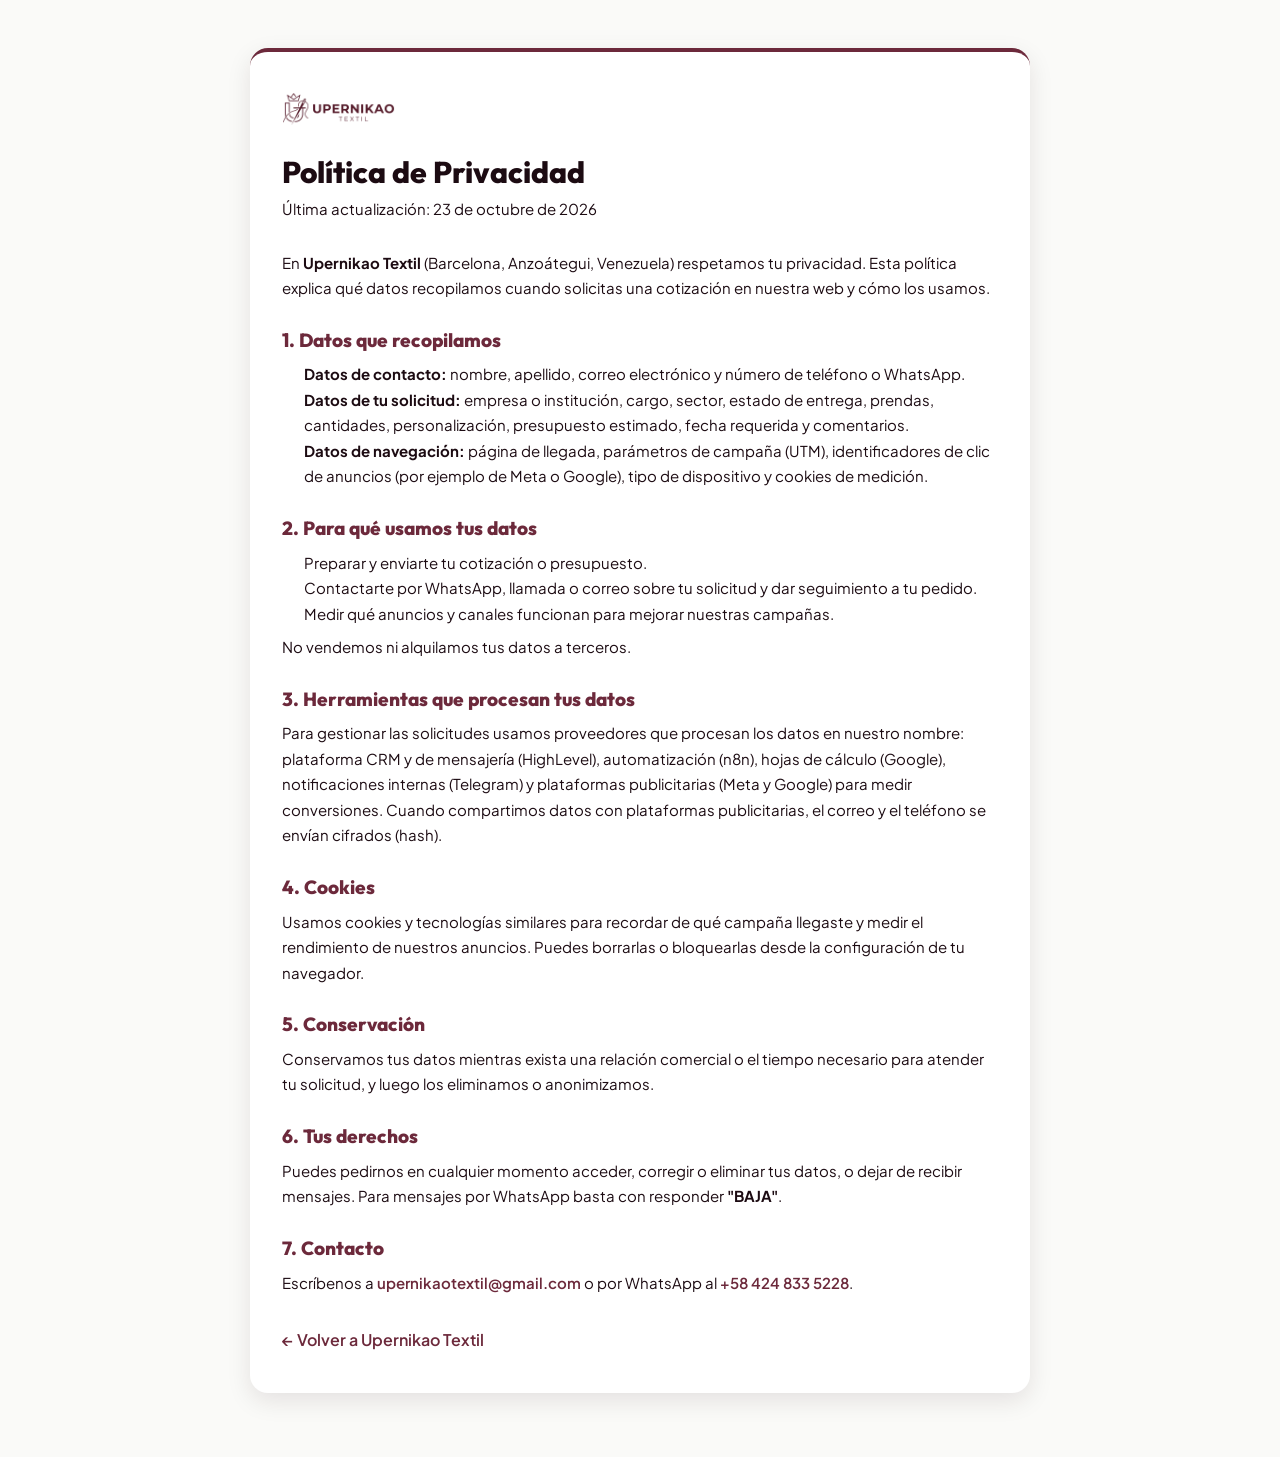
<file: privacidad.html>
<!DOCTYPE html>
<html lang="es">
<head>
  <meta charset="UTF-8">
  <meta name="viewport" content="width=device-width, initial-scale=1.0, viewport-fit=cover">
  <title>Política de Privacidad | Upernikao Textil</title>
  <meta name="description" content="Cómo Upernikao Textil recopila, usa y protege los datos que envías en nuestros formularios de cotización.">
  <link rel="canonical" href="https://upernikaotextil.com/privacidad">
  <link rel="icon" type="image/x-icon" href="/favicon.ico?v=2">
  <link rel="preconnect" href="https://fonts.googleapis.com">
  <link rel="preconnect" href="https://fonts.gstatic.com" crossorigin>
  <link rel="preload" as="style" href="https://fonts.googleapis.com/css2?family=Outfit:wght@600;700;800&family=Plus+Jakarta+Sans:wght@400;500;600;700&display=swap" onload="this.onload=null;this.rel='stylesheet'">
  <noscript><link rel="stylesheet" href="https://fonts.googleapis.com/css2?family=Outfit:wght@600;700;800&family=Plus+Jakarta+Sans:wght@400;500;600;700&display=swap"></noscript>
  <link rel="stylesheet" href="/assets/css/style.css?v=5.0">
  <style>
    .legal-page { background: var(--bg-light); min-height: 100vh; padding: 48px 16px 64px; }
    .legal-card {
      max-width: 780px; margin: 0 auto; background: var(--white);
      border-radius: var(--radius-lg); box-shadow: var(--shadow-md);
      border-top: 4px solid var(--wine-primary); padding: 40px 32px;
    }
    .legal-logo { height: 34px; width: auto; display: block; margin-bottom: 28px; }
    .legal-card h1 { font-family: var(--font-heading); font-size: 30px; color: var(--text-dark); margin-bottom: 6px; }
    .legal-updated { font-size: 13px; color: var(--text-muted); margin-bottom: 28px; }
    .legal-card h2 { font-family: var(--font-heading); font-size: 19px; color: var(--wine-primary); margin: 28px 0 10px; }
    .legal-card p, .legal-card li { color: var(--text-dark); font-size: 15px; line-height: 1.7; }
    .legal-card ul { padding-left: 22px; margin: 8px 0; }
    .legal-card a { color: var(--wine-primary); font-weight: 600; }
    .legal-back { display: inline-block; margin-top: 32px; }
    @media (max-width: 600px) { .legal-card { padding: 28px 20px; } .legal-card h1 { font-size: 24px; } }
  </style>
  <!-- GA4 + Meta Pixel: las funciones existen desde el inicio (los eventos quedan en cola) y las
       librerías se descargan al primer gesto del usuario o a los 3,5 s, para no bloquear el celular. -->
  <script>
    window.dataLayer = window.dataLayer || [];
    function gtag(){dataLayer.push(arguments);}
    gtag('js', new Date());
    gtag('config', 'G-16TZ6MRVCK');

    !function(f){if(f.fbq)return;var n=f.fbq=function(){n.callMethod?
    n.callMethod.apply(n,arguments):n.queue.push(arguments)};if(!f._fbq)f._fbq=n;
    n.push=n;n.loaded=!0;n.version='2.0';n.queue=[]}(window);
    fbq('init', '2326778011482948');
    fbq('track', 'PageView');

    (function () {
      var loaded = false;
      function addScript(src, attrs) {
        var s = document.createElement('script');
        s.async = true;
        s.src = src;
        for (var k in (attrs || {})) s.setAttribute(k, attrs[k]);
        document.head.appendChild(s);
      }
      function loadTags() {
        if (loaded) return;
        loaded = true;
        addScript('https://www.googletagmanager.com/gtag/js?id=G-16TZ6MRVCK');
        addScript('https://connect.facebook.net/en_US/fbevents.js');
        addScript('https://link.msgsndr.com/js/external-tracking.js', { 'data-tracking-id': 'tk_d8b2731dfa70425abd0852270cc25f73' });
      }
      ['scroll', 'touchstart', 'mousemove', 'keydown', 'click'].forEach(function (ev) {
        window.addEventListener(ev, loadTags, { once: true, passive: true });
      });
      window.addEventListener('load', function () { setTimeout(loadTags, 3500); });
    })();
  </script>
</head>
<body>
  <main class="legal-page">
    <article class="legal-card">
      <a href="/" aria-label="Upernikao Textil Inicio">
        <img src="/assets/images/logo-nav.webp" alt="Upernikao Textil" class="legal-logo" width="220" height="38">
      </a>
      <h1>Política de Privacidad</h1>
      <p class="legal-updated">Última actualización: 23 de octubre de 2026</p>

      <p>En <strong>Upernikao Textil</strong> (Barcelona, Anzoátegui, Venezuela) respetamos tu privacidad. Esta política explica qué datos recopilamos cuando solicitas una cotización en nuestra web y cómo los usamos.</p>

      <h2>1. Datos que recopilamos</h2>
      <ul>
        <li><strong>Datos de contacto:</strong> nombre, apellido, correo electrónico y número de teléfono o WhatsApp.</li>
        <li><strong>Datos de tu solicitud:</strong> empresa o institución, cargo, sector, estado de entrega, prendas, cantidades, personalización, presupuesto estimado, fecha requerida y comentarios.</li>
        <li><strong>Datos de navegación:</strong> página de llegada, parámetros de campaña (UTM), identificadores de clic de anuncios (por ejemplo de Meta o Google), tipo de dispositivo y cookies de medición.</li>
      </ul>

      <h2>2. Para qué usamos tus datos</h2>
      <ul>
        <li>Preparar y enviarte tu cotización o presupuesto.</li>
        <li>Contactarte por WhatsApp, llamada o correo sobre tu solicitud y dar seguimiento a tu pedido.</li>
        <li>Medir qué anuncios y canales funcionan para mejorar nuestras campañas.</li>
      </ul>
      <p>No vendemos ni alquilamos tus datos a terceros.</p>

      <h2>3. Herramientas que procesan tus datos</h2>
      <p>Para gestionar las solicitudes usamos proveedores que procesan los datos en nuestro nombre: plataforma CRM y de mensajería (HighLevel), automatización (n8n), hojas de cálculo (Google), notificaciones internas (Telegram) y plataformas publicitarias (Meta y Google) para medir conversiones. Cuando compartimos datos con plataformas publicitarias, el correo y el teléfono se envían cifrados (hash).</p>

      <h2>4. Cookies</h2>
      <p>Usamos cookies y tecnologías similares para recordar de qué campaña llegaste y medir el rendimiento de nuestros anuncios. Puedes borrarlas o bloquearlas desde la configuración de tu navegador.</p>

      <h2>5. Conservación</h2>
      <p>Conservamos tus datos mientras exista una relación comercial o el tiempo necesario para atender tu solicitud, y luego los eliminamos o anonimizamos.</p>

      <h2>6. Tus derechos</h2>
      <p>Puedes pedirnos en cualquier momento acceder, corregir o eliminar tus datos, o dejar de recibir mensajes. Para mensajes por WhatsApp basta con responder <strong>"BAJA"</strong>.</p>

      <h2>7. Contacto</h2>
      <p>Escríbenos a <a href="mailto:upernikaotextil@gmail.com">upernikaotextil@gmail.com</a> o por WhatsApp al <a href="https://wa.me/584248335228" target="_blank" rel="noopener">+58 424 833 5228</a>.</p>

      <a href="/" class="legal-back">← Volver a Upernikao Textil</a>
    </article>
  </main>
</body>
</html>
</file>
<file: assets/css/style.css>
/* ==========================================================================
   UPERNIKAO TEXTIL - DISEÑO Y SISTEMA VISUAL DE ALTA CONVERSIÓN
   Paleta: Vinotinto / Borgoña Real (#6C293B, #431321), Oro (#D4AF37), Blanco y Perla
   ========================================================================== */

:root {
  /* Paleta Corporativa Upernikao */
  --wine-primary:   #6C293B;  /* Vinotinto principal del manual de marca */
  --wine-hover:     #571E2D;  /* Vinotinto profundo al hover */
  --wine-dark:      #431321;  /* Vinotinto oscuro de alta elegancia */
  --wine-deep:      #260A13;  /* Vinotinto carbón para fondos contrastados */
  --wine-glow:      #8F3950;  /* Vinotinto claro para iluminación y bordes activos */
  --wine-soft:      #FDF6F8;  /* Tono perla sutil para fondos claros */
  --wine-border:    rgba(108, 41, 59, 0.18);

  /* Acentos de Prestigio (Corona en el Logo) */
  --gold-accent:    #D4AF37;  /* Oro clásico */
  --gold-hover:     #C5A028;
  --gold-soft:      rgba(212, 175, 55, 0.15);

  /* Textos y Neutros */
  --text-dark:      #1C0B12;  /* Texto principal de alto contraste */
  --text-muted:     #63555B;  /* Texto secundario y descriptivo */
  --text-light:     #EBE5E7;  /* Texto sobre fondos oscuros */
  --white:          #FFFFFF;
  --bg-light:       #FAFAF8;
  --bg-subtle:      #F5F0F2;
  --border-subtle:  #E8E0E3;

  /* WhatsApp Verde Oficial */
  --wa-green:       #25D366;
  --wa-green-hover: #1EBE5D;

  /* Tipografías: Outfit (Títulos de Lujo B2B) + Plus Jakarta Sans (Cuerpo) */
  --font-heading:   'Outfit', sans-serif;
  --font-body:      'Plus Jakarta Sans', sans-serif;

  /* Sombras y Elevaciones */
  --shadow-sm:  0 2px 8px rgba(38, 10, 19, 0.06);
  --shadow-md:  0 8px 24px rgba(38, 10, 19, 0.10);
  --shadow-lg:  0 16px 48px rgba(38, 10, 19, 0.16);
  --shadow-glow: 0 8px 28px rgba(108, 41, 59, 0.35);

  /* Radios de Borde */
  --radius-sm:  6px;
  --radius-md:  12px;
  --radius-lg:  18px;
  --radius-xl:  24px;

  /* Transición fluida */
  --transition: all 0.28s cubic-bezier(0.16, 1, 0.3, 1);
}

/* ── Reset y Normalización ── */
*, *::before, *::after {
  box-sizing: border-box;
  margin: 0;
  padding: 0;
}

html {
  scroll-behavior: smooth;
  font-size: 16px;
  -webkit-text-size-adjust: 100%;
}

body {
  font-family: var(--font-body);
  color: var(--text-dark);
  background-color: var(--white);
  line-height: 1.6;
  overflow-x: hidden;
  -webkit-font-smoothing: antialiased;
}

img {
  max-width: 100%;
  height: auto;
  display: block;
}

a {
  color: inherit;
  text-decoration: none;
  transition: var(--transition);
}

ul {
  list-style: none;
}

button, input, select, textarea {
  font-family: inherit;
}

.container {
  max-width: 1200px;
  margin: 0 auto;
  padding: 0 24px;
}

/* ── Tipografía y Títulos ── */
h1, h2, h3, h4, h5, h6 {
  font-family: var(--font-heading);
  font-weight: 800;
  line-height: 1.2;
  color: var(--text-dark);
}

.section-tag {
  display: inline-flex;
  align-items: center;
  align-self: flex-start;
  width: fit-content;
  max-width: fit-content;
  font-size: 11px;
  font-weight: 800;
  letter-spacing: 2px;
  text-transform: uppercase;
  color: var(--wine-primary);
  background: rgba(108, 41, 59, 0.08);
  border: 1px solid rgba(108, 41, 59, 0.15);
  padding: 5px 14px;
  border-radius: 30px;
  margin-bottom: 14px;
}

.text-center .section-tag,
.section-header.text-center .section-tag {
  align-self: center;
  margin-left: auto;
  margin-right: auto;
}

.section-tag.gold {
  color: var(--gold-accent);
  background: rgba(212, 175, 55, 0.12);
  border: 1px solid rgba(212, 175, 55, 0.25);
}

.section-title {
  font-size: 38px;
  margin-bottom: 14px;
  letter-spacing: -0.5px;
}

.section-title span {
  color: var(--wine-primary);
}

.section-subtitle {
  font-size: 16px;
  color: var(--text-muted);
  max-width: 640px;
  margin: 0 auto;
  line-height: 1.7;
}

.text-center {
  text-align: center;
}

.light-text .section-title {
  color: var(--white);
}

.light-text .section-title span {
  color: var(--gold-accent);
}

.light-text .section-subtitle {
  color: #CFC5C9;
}

.section {
  padding: 90px 0;
  position: relative;
}

/* ── BOTONES GLOBALES ── */
.btn {
  display: inline-flex;
  align-items: center;
  justify-content: center;
  gap: 10px;
  padding: 13px 26px;
  border-radius: var(--radius-sm);
  font-family: var(--font-heading);
  font-weight: 700;
  font-size: 13.5px;
  letter-spacing: 0.6px;
  text-transform: uppercase;
  cursor: pointer;
  border: 2px solid transparent;
  transition: var(--transition);
  text-align: center;
}

.btn-primary {
  background: var(--wine-primary);
  color: var(--white);
  box-shadow: 0 4px 14px rgba(108, 41, 59, 0.25);
}

.btn-primary:hover {
  background: var(--wine-hover);
  transform: translateY(-2px);
  box-shadow: var(--shadow-glow);
  color: var(--white);
}

.btn-outline-light {
  background: transparent;
  color: var(--white);
  border-color: rgba(255, 255, 255, 0.35);
  backdrop-filter: blur(6px);
}

.btn-outline-light:hover {
  border-color: var(--gold-accent);
  color: var(--gold-accent);
  background: rgba(255, 255, 255, 0.05);
  transform: translateY(-2px);
}

.btn-outline-dark {
  background: transparent;
  color: var(--wine-primary);
  border-color: var(--wine-primary);
}

.btn-outline-dark:hover {
  background: var(--wine-primary);
  color: var(--white);
  transform: translateY(-2px);
}

.btn-lg {
  padding: 16px 32px;
  font-size: 14.5px;
}

.btn-block {
  width: 100%;
}

.pulse-glow {
  position: relative;
}

.pulse-glow::after {
  content: '';
  position: absolute;
  inset: -3px;
  border-radius: inherit;
  border: 2px solid var(--wine-glow);
  opacity: 0;
  animation: pulse-ring 2.5s infinite;
}

@keyframes pulse-ring {
  0% { transform: scale(0.98); opacity: 0.8; }
  60% { transform: scale(1.04); opacity: 0; }
  100% { opacity: 0; }
}

/* ==========================================================================
   1. BARRA SUPERIOR (TOP BAR - FINITA, 1 SOLA LÍNEA)
   ========================================================================== */
.top-bar {
  background: var(--wine-deep);
  color: #E2D9DD;
  font-size: 11px;
  font-weight: 600;
  letter-spacing: 0.3px;
  padding: 4px 16px;
  min-height: 28px;
  display: flex;
  align-items: center;
  border-bottom: 1px solid rgba(212, 175, 55, 0.2);
  overflow-x: auto;
  scrollbar-width: none;
}

.top-bar::-webkit-scrollbar {
  display: none;
}

.top-bar-inner {
  max-width: 1200px;
  margin: 0 auto;
  display: flex;
  align-items: center;
  justify-content: center;
  gap: 14px;
  flex-wrap: nowrap;
  white-space: nowrap;
  width: 100%;
}

.top-bar-item {
  display: inline-flex;
  align-items: center;
  gap: 6px;
  white-space: nowrap;
  flex-shrink: 0;
}

.top-badge {
  background: var(--gold-accent);
  color: var(--wine-deep);
  font-size: 9.5px;
  font-weight: 800;
  padding: 1px 6px;
  border-radius: 3px;
  letter-spacing: 0.5px;
  line-height: 1.2;
}

.top-bar-dot {
  color: rgba(212, 175, 55, 0.6);
  font-size: 10px;
  flex-shrink: 0;
}

.top-bar-item.highlight a {
  color: var(--gold-accent);
  text-decoration: underline;
  font-weight: 700;
}

.top-bar-item.highlight a:hover {
  color: #FFFFFF;
}

/* ==========================================================================
   2. NAVBAR
   ========================================================================== */
.navbar-header {
  position: sticky;
  top: 0;
  z-index: 1000;
  background: rgba(255, 255, 255, 0.96);
  backdrop-filter: blur(12px);
  -webkit-backdrop-filter: blur(12px);
  box-shadow: 0 2px 20px rgba(44, 9, 21, 0.08);
  border-bottom: 1px solid var(--border-subtle);
  transition: var(--transition);
}

.nav-container {
  max-width: 1200px;
  margin: 0 auto;
  padding: 12px 24px;
  display: flex;
  align-items: center;
  justify-content: space-between;
}

.nav-logo {
  display: flex;
  align-items: center;
  flex-shrink: 0;
}

.logo-img {
  height: 46px;
  width: auto;
  object-fit: contain;
  transition: transform 0.25s ease;
}

.nav-logo:hover .logo-img {
  transform: scale(1.02);
}

.nav-menu-wrapper {
  display: flex;
  align-items: center;
  gap: 36px;
}

.nav-links {
  display: flex;
  align-items: center;
  gap: 26px;
}

.nav-link {
  font-size: 13.5px;
  font-weight: 600;
  color: var(--text-dark);
  letter-spacing: 0.3px;
  position: relative;
  padding: 6px 0;
}

.nav-link::after {
  content: '';
  position: absolute;
  bottom: 0;
  left: 0;
  width: 0;
  height: 2px;
  background: var(--wine-primary);
  transition: width 0.25s ease;
}

.nav-link:hover, .nav-link.active {
  color: var(--wine-primary);
}

.nav-link:hover::after, .nav-link.active::after {
  width: 100%;
}

.nav-btn {
  padding: 10px 20px;
  font-size: 12px;
}

/* Botón Hamburguesa */
.mobile-toggle {
  display: none;
  background: transparent;
  border: none;
  cursor: pointer;
  padding: 8px;
  flex-direction: column;
  gap: 5px;
}

.mobile-toggle span {
  display: block;
  width: 24px;
  height: 2.5px;
  background: var(--wine-primary);
  border-radius: 2px;
  transition: var(--transition);
}

/* ==========================================================================
   3. HERO SECTION (SPLIT ASIMÉTRICO DE ALTA COSTURA B2B)
   ========================================================================== */
.hero-section {
  position: relative;
  min-height: 720px;
  display: flex;
  align-items: center;
  overflow: hidden;
  background: var(--wine-deep);
}

.hero-bg-wrapper {
  position: absolute;
  inset: 0;
  z-index: 1;
}

.hero-bg-picture {
  position: absolute;
  inset: 0;
  width: 100%;
  height: 100%;
  display: block;
}

.hero-bg-img {
  width: 100%;
  height: 100%;
  object-fit: cover;
  object-position: center;
  filter: brightness(0.36);
  transform: scale(1.02);
  animation: slowZoom 22s ease-in-out infinite alternate;
}

@keyframes slowZoom {
  from { transform: scale(1.02); }
  to { transform: scale(1.08); }
}

.hero-gradient-overlay {
  position: absolute;
  inset: 0;
  background: radial-gradient(circle at 20% 40%, rgba(108, 41, 59, 0.85) 0%, rgba(38, 10, 19, 0.94) 60%, rgba(20, 5, 10, 0.98) 100%);
}

.hero-pattern-overlay {
  position: absolute;
  inset: 0;
  background-image: radial-gradient(rgba(212, 175, 55, 0.08) 1px, transparent 1px);
  background-size: 28px 28px;
  opacity: 0.7;
}

.hero-container {
  position: relative;
  z-index: 2;
  padding-top: 70px;
  padding-bottom: 70px;
  display: grid;
  grid-template-columns: 1.18fr 0.82fr;
  gap: 52px;
  align-items: center;
  width: 100%;
}

/* Columna Izquierda: Mensaje Central & Autoridad */
.hero-content-col {
  display: flex;
  flex-direction: column;
  animation: heroFadeUp 0.8s ease both;
}

@keyframes heroFadeUp {
  from { opacity: 0; transform: translateY(24px); }
  to { opacity: 1; transform: translateY(0); }
}

.hero-pill-badge {
  display: inline-flex;
  align-items: center;
  gap: 10px;
  background: rgba(212, 175, 55, 0.12);
  backdrop-filter: blur(8px);
  -webkit-backdrop-filter: blur(8px);
  border: 1px solid rgba(212, 175, 55, 0.45);
  color: var(--gold-accent);
  font-size: 11px;
  font-weight: 800;
  letter-spacing: 1.2px;
  text-transform: uppercase;
  padding: 6px 18px;
  border-radius: 40px;
  margin-bottom: 22px;
  width: fit-content;
  box-shadow: 0 4px 14px rgba(0, 0, 0, 0.25);
}

.badge-crown {
  font-size: 13px;
  line-height: 1;
}

.hero-heading {
  color: var(--white);
  font-family: var(--font-heading);
  font-size: 46px;
  font-weight: 900;
  line-height: 1.14;
  margin-bottom: 18px;
  letter-spacing: -0.8px;
}

.gold-gradient-text {
  background: linear-gradient(135deg, #FFFFFF 0%, #F5D77F 45%, #D4AF37 100%);
  -webkit-background-clip: text;
  -webkit-text-fill-color: transparent;
  display: inline;
}

.hero-lead {
  color: #E0D6DA;
  font-size: 16px;
  line-height: 1.68;
  margin-bottom: 28px;
  max-width: 620px;
}

/* Trilogía de Fortalezas B2B (Diferencial Visual en Tarjetas) */
.hero-pillars-grid {
  display: grid;
  grid-template-columns: repeat(3, 1fr);
  gap: 14px;
  margin-bottom: 32px;
}

.hero-pillar-card {
  background: rgba(255, 255, 255, 0.05);
  backdrop-filter: blur(12px);
  -webkit-backdrop-filter: blur(12px);
  border: 1px solid rgba(255, 255, 255, 0.12);
  border-radius: var(--radius-md);
  padding: 14px 16px;
  display: flex;
  flex-direction: column;
  gap: 8px;
  transition: all 0.3s cubic-bezier(0.16, 1, 0.3, 1);
}

.hero-pillar-card:hover {
  background: rgba(255, 255, 255, 0.09);
  border-color: rgba(212, 175, 55, 0.5);
  transform: translateY(-3px);
  box-shadow: 0 8px 24px rgba(0, 0, 0, 0.35);
}

.pillar-icon {
  width: 34px;
  height: 34px;
  border-radius: 8px;
  background: rgba(108, 41, 59, 0.55);
  border: 1px solid rgba(212, 175, 55, 0.35);
  color: var(--gold-accent);
  display: flex;
  align-items: center;
  justify-content: center;
}

.pillar-text strong {
  display: block;
  font-size: 13.5px;
  font-weight: 700;
  color: #FFFFFF;
  margin-bottom: 2px;
}

.pillar-text span {
  display: block;
  font-size: 11.5px;
  color: #BDB0B5;
  line-height: 1.35;
}

.hero-actions-wrap {
  display: flex;
  gap: 16px;
  flex-wrap: wrap;
  align-items: center;
  margin-bottom: 24px;
}

.hero-trust-bar {
  display: flex;
  align-items: center;
  gap: 14px;
  padding-top: 16px;
  border-top: 1px solid rgba(255, 255, 255, 0.12);
}

.trust-stars {
  color: #FBBC04;
  letter-spacing: 2px;
  font-size: 14px;
  flex-shrink: 0;
}

.trust-caption {
  font-size: 13px;
  color: #CFC5C9;
}

.trust-caption strong {
  color: #FFFFFF;
  font-weight: 700;
}

/* Columna Derecha: Escaparate Visual & Sello de Maestría */
.hero-showcase-col {
  display: flex;
  justify-content: center;
  position: relative;
}

.showcase-card-stage {
  position: relative;
  width: 100%;
  max-width: 440px;
}

.showcase-main-frame {
  position: relative;
  height: 490px;
  border-radius: 22px;
  overflow: hidden;
  box-shadow: 
    0 25px 60px rgba(0, 0, 0, 0.7),
    0 0 0 1px rgba(212, 175, 55, 0.35);
  border: 1px solid rgba(255, 255, 255, 0.15);
  background: #15050C;
}

.showcase-img {
  width: 100%;
  height: 100%;
  object-fit: cover;
  transition: transform 0.6s cubic-bezier(0.16, 1, 0.3, 1);
}

.showcase-main-frame:hover .showcase-img {
  transform: scale(1.04);
}

.showcase-frame-overlay {
  position: absolute;
  inset: 0;
  background: linear-gradient(to top, rgba(20, 5, 10, 0.92) 0%, rgba(20, 5, 10, 0.3) 50%, transparent 100%);
}

.showcase-caption-tag {
  position: absolute;
  bottom: 0;
  left: 0;
  right: 0;
  padding: 24px 22px;
  z-index: 2;
  display: flex;
  flex-direction: column;
  gap: 3px;
}

.showcase-caption-tag .tag-title {
  font-size: 10.5px;
  font-weight: 800;
  letter-spacing: 1.5px;
  color: var(--gold-accent);
  text-transform: uppercase;
}

.showcase-caption-tag .tag-sub {
  font-size: 14.5px;
  font-weight: 700;
  color: #FFFFFF;
}

/* Sello Flotante Circular de Maestría */
.showcase-seal-badge {
  position: absolute;
  top: -24px;
  right: -24px;
  width: 104px;
  height: 104px;
  border-radius: 50%;
  background: radial-gradient(circle, #571E2D 0%, #260A13 100%);
  border: 2px solid var(--gold-accent);
  box-shadow: 
    0 10px 30px rgba(0, 0, 0, 0.5),
    0 0 16px rgba(212, 175, 55, 0.35);
  display: flex;
  align-items: center;
  justify-content: center;
  z-index: 3;
  animation: floatSlow 4s ease-in-out infinite alternate;
}

@keyframes floatSlow {
  from { transform: translateY(0); }
  to { transform: translateY(-8px); }
}

.seal-inner {
  display: flex;
  flex-direction: column;
  align-items: center;
  justify-content: center;
  text-align: center;
  line-height: 1;
}

.seal-crown {
  font-size: 16px;
  margin-bottom: 2px;
}

.seal-years {
  font-family: var(--font-heading);
  font-size: 24px;
  font-weight: 900;
  color: var(--gold-accent);
  line-height: 1;
}

.seal-lbl {
  font-size: 7.5px;
  font-weight: 800;
  letter-spacing: 0.6px;
  color: #FFFFFF;
  margin-top: 3px;
  line-height: 1.15;
  text-align: center;
}

/* Chips Flotantes */
.showcase-chip {
  position: absolute;
  background: rgba(20, 5, 10, 0.88);
  backdrop-filter: blur(14px);
  -webkit-backdrop-filter: blur(14px);
  border: 1px solid rgba(212, 175, 55, 0.4);
  border-radius: 40px;
  padding: 10px 18px;
  color: #FFFFFF;
  display: flex;
  align-items: center;
  gap: 12px;
  box-shadow: 0 12px 30px rgba(0, 0, 0, 0.45);
  z-index: 3;
  transition: transform 0.3s ease;
}

.showcase-chip:hover {
  transform: translateY(-3px);
  border-color: var(--gold-accent);
}

.showcase-chip.chip-top {
  top: 32px;
  left: -28px;
}

.showcase-chip.chip-bottom {
  bottom: 24px;
  left: -20px;
}

.chip-dot {
  width: 8px;
  height: 8px;
  border-radius: 50%;
  background: #22C55E;
  box-shadow: 0 0 10px #22C55E;
  flex-shrink: 0;
}

.chip-icon {
  font-size: 18px;
}

.showcase-chip strong {
  display: block;
  font-size: 12.5px;
  font-weight: 700;
  line-height: 1.2;
}

.showcase-chip small {
  display: block;
  font-size: 10.5px;
  color: #BDB0B5;
}

/* ==========================================================================
   4. BANDA DE MÉTRICAS (CRISTAL VINOTINTO DE LUJO)
   ========================================================================== */
.metrics-strip {
  background: linear-gradient(
    135deg,
    rgba(87, 30, 45, 0.90) 0%,
    rgba(108, 41, 59, 0.78) 45%,
    rgba(67, 19, 33, 0.94) 100%
  );
  backdrop-filter: blur(24px);
  -webkit-backdrop-filter: blur(24px);
  border-top: 1px solid rgba(255, 255, 255, 0.28);
  border-bottom: 1px solid rgba(212, 175, 55, 0.40);
  padding: 42px 0;
  position: relative;
  box-shadow: 
    inset 0 1px 2px rgba(255, 255, 255, 0.35),
    inset 0 -2px 6px rgba(0, 0, 0, 0.45),
    0 20px 50px rgba(38, 10, 19, 0.45);
  overflow: hidden;
}

.metrics-strip::before {
  content: '';
  position: absolute;
  inset: 0;
  background: radial-gradient(
    circle at 50% 0%,
    rgba(255, 255, 255, 0.15),
    transparent 70%
  );
  pointer-events: none;
}

.metrics-grid {
  display: flex;
  align-items: center;
  justify-content: space-between;
  flex-wrap: wrap;
  gap: 20px;
  position: relative;
  z-index: 2;
}

.metric-item {
  text-align: center;
  flex: 1;
  min-width: 180px;
}

.metric-val {
  display: block;
  font-family: var(--font-heading);
  font-size: 42px;
  font-weight: 900;
  line-height: 1;
  margin-bottom: 8px;
  background: linear-gradient(135deg, #FFFFFF 0%, #F5D77F 45%, #D4AF37 100%);
  -webkit-background-clip: text;
  -webkit-text-fill-color: transparent;
  filter: drop-shadow(0 4px 14px rgba(212, 175, 55, 0.25));
}

.metric-desc {
  font-size: 13px;
  font-weight: 700;
  text-transform: uppercase;
  letter-spacing: 0.9px;
  color: #F8EDF1;
  text-shadow: 0 1px 4px rgba(0, 0, 0, 0.4);
}

.metric-separator {
  width: 1px;
  height: 52px;
  background: linear-gradient(
    to bottom,
    transparent,
    rgba(255, 255, 255, 0.35) 40%,
    rgba(212, 175, 55, 0.45) 60%,
    transparent
  );
}

/* ==========================================================================
   5. SECCIÓN SOBRE NOSOTROS (ATELIER & COMPOSICIÓN EDITORIAL)
   ========================================================================== */
.about-section {
  background: var(--white);
  padding: 100px 0;
}

.about-grid {
  display: grid;
  grid-template-columns: 1fr 1fr;
  gap: 64px;
  align-items: center;
}

/* Composición Visual Doble (Taller Principal + Macro Detalle Solapado) */
.about-visual-composition {
  position: relative;
  height: 580px;
}

.about-primary-frame {
  width: 82%;
  height: 490px;
  border-radius: 20px;
  overflow: hidden;
  box-shadow: 0 20px 48px rgba(38, 10, 19, 0.18);
  border: 1px solid rgba(108, 41, 59, 0.12);
  position: relative;
  background: var(--wine-deep);
}

.about-main-photo {
  width: 100%;
  height: 100%;
  object-fit: cover;
  transition: transform 0.6s cubic-bezier(0.16, 1, 0.3, 1);
}

.about-primary-frame:hover .about-main-photo {
  transform: scale(1.04);
}

.about-primary-overlay {
  position: absolute;
  inset: 0;
  background: linear-gradient(to top, rgba(38, 10, 19, 0.5) 0%, transparent 60%);
}

.about-secondary-frame {
  position: absolute;
  right: 0;
  bottom: 20px;
  width: 52%;
  height: 270px;
  border-radius: 18px;
  overflow: hidden;
  box-shadow: 
    0 24px 50px rgba(0, 0, 0, 0.35),
    0 0 0 4px #FFFFFF;
  border: 1px solid rgba(212, 175, 55, 0.4);
  z-index: 2;
  background: #100408;
}

.about-detail-photo {
  width: 100%;
  height: 100%;
  object-fit: cover;
  transition: transform 0.6s cubic-bezier(0.16, 1, 0.3, 1);
}

.about-secondary-frame:hover .about-detail-photo {
  transform: scale(1.06);
}

.about-detail-caption {
  position: absolute;
  bottom: 12px;
  right: 12px;
  background: rgba(20, 5, 10, 0.85);
  backdrop-filter: blur(8px);
  -webkit-backdrop-filter: blur(8px);
  color: var(--gold-accent);
  font-size: 10px;
  font-weight: 800;
  letter-spacing: 0.8px;
  text-transform: uppercase;
  padding: 4px 10px;
  border-radius: 6px;
  border: 1px solid rgba(212, 175, 55, 0.3);
}

.about-seal-card {
  position: absolute;
  left: -12px;
  bottom: 30px;
  background: var(--wine-deep);
  color: #FFFFFF;
  border: 1.5px solid var(--gold-accent);
  border-radius: 16px;
  padding: 16px 22px;
  z-index: 3;
  box-shadow: 0 14px 34px rgba(0, 0, 0, 0.35);
  display: flex;
  align-items: center;
  gap: 14px;
}

.about-seal-card .seal-num {
  font-family: var(--font-heading);
  font-size: 38px;
  font-weight: 900;
  line-height: 1;
  color: var(--gold-accent);
}

.about-seal-card .seal-txt {
  font-size: 11.5px;
  font-weight: 700;
  line-height: 1.35;
  color: #F8EDF1;
  max-width: 140px;
  text-transform: uppercase;
  letter-spacing: 0.5px;
}

/* Columna de Contenido: Narrativa y 3 Pilares */
.about-story-col {
  display: flex;
  flex-direction: column;
}

.about-story-col .section-tag {
  align-self: flex-start;
  width: fit-content;
}

.about-story-title {
  font-family: var(--font-heading);
  font-size: 38px;
  font-weight: 800;
  color: #1A070D;
  line-height: 1.18;
  letter-spacing: -0.5px;
  margin-top: 10px;
  margin-bottom: 18px;
}

.about-story-title span {
  color: var(--wine-primary);
  position: relative;
}

.about-story-lead {
  font-size: 15.5px;
  line-height: 1.7;
  color: #55444A;
  margin-bottom: 28px;
}

.about-story-lead strong {
  color: var(--wine-primary);
}

/* 3 Pilares en Cajas Estructuradas (Diferencial Visual Total) */
.about-pillars-stack {
  display: flex;
  flex-direction: column;
  gap: 14px;
  margin-bottom: 32px;
}

.about-pillar-box {
  display: flex;
  align-items: flex-start;
  gap: 18px;
  padding: 16px 20px;
  border-radius: var(--radius-md);
  background: var(--wine-soft);
  border: 1px solid rgba(108, 41, 59, 0.12);
  transition: all 0.25s cubic-bezier(0.16, 1, 0.3, 1);
}

.about-pillar-box:hover {
  background: #FFFFFF;
  border-color: var(--wine-primary);
  transform: translateX(6px);
  box-shadow: 0 6px 20px rgba(108, 41, 59, 0.12);
}

.pillar-box-number {
  font-family: var(--font-heading);
  font-size: 18px;
  font-weight: 900;
  color: var(--wine-primary);
  background: rgba(108, 41, 59, 0.1);
  border: 1px solid var(--wine-border);
  width: 42px;
  height: 42px;
  border-radius: 10px;
  display: flex;
  align-items: center;
  justify-content: center;
  flex-shrink: 0;
  transition: all 0.25s ease;
}

.about-pillar-box:hover .pillar-box-number {
  background: var(--wine-primary);
  color: #FFFFFF;
  border-color: var(--wine-primary);
}

.pillar-box-content h4,
.pillar-box-content h3 {
  font-size: 16px;
  font-weight: 800;
  color: #1A070D;
  margin-bottom: 4px;
}

.pillar-box-content p {
  font-size: 13.5px;
  line-height: 1.55;
  color: #55444A;
  margin: 0;
}

.about-cta-wrap {
  display: flex;
  align-items: center;
}

.about-cta-wrap .btn {
  padding: 14px 34px;
  font-size: 13.5px;
  font-weight: 800;
  letter-spacing: 0.8px;
}

/* ==========================================================================
   6. SECCIÓN LÍNEAS DE CONFECCIÓN (CATÁLOGO)
   ========================================================================== */
.lines-section {
  background: var(--bg-subtle);
}

.section-header {
  margin-bottom: 54px;
}

.lines-grid {
  display: grid;
  grid-template-columns: repeat(3, 1fr);
  gap: 28px;
}

.line-card {
  background: var(--white);
  border-radius: var(--radius-md);
  overflow: hidden;
  box-shadow: var(--shadow-sm);
  border: 1px solid var(--border-subtle);
  display: flex;
  flex-direction: column;
  transition: all 0.35s cubic-bezier(0.16, 1, 0.3, 1);
  cursor: pointer;
  position: relative;
}

.line-card:hover {
  transform: translateY(-8px);
  box-shadow: 0 18px 40px rgba(38, 10, 19, 0.15);
  border-color: rgba(212, 175, 55, 0.5);
}

.line-card-img {
  position: relative;
  height: 250px;
  overflow: hidden;
  background: var(--wine-deep);
}

.line-card-img img {
  width: 100%;
  height: 100%;
  object-fit: cover;
  transition: transform 0.6s cubic-bezier(0.16, 1, 0.3, 1);
}

.line-card-img-corp img {
  object-position: center center;
}

.line-card:hover .line-card-img img {
  transform: scale(1.08);
}

.line-overlay {
  position: absolute;
  inset: 0;
  background: linear-gradient(to top, rgba(38, 10, 19, 0.72) 0%, transparent 60%);
  transition: opacity 0.3s ease;
}

.line-tag {
  position: absolute;
  top: 16px;
  left: 16px;
  background: var(--wine-primary);
  color: var(--white);
  font-size: 10px;
  font-weight: 800;
  letter-spacing: 1px;
  padding: 4px 12px;
  border-radius: 6px;
  border: 1px solid var(--gold-accent);
  box-shadow: 0 4px 12px rgba(0, 0, 0, 0.25);
  z-index: 2;
}

.line-card-body {
  padding: 24px 22px 20px;
  display: flex;
  flex-direction: column;
  justify-content: space-between;
  flex-grow: 1;
  background: linear-gradient(180deg, #FFFFFF 0%, #FDFBFC 45%, #FBF2F5 100%);
  position: relative;
}

.line-card-header {
  margin-bottom: 4px;
}

.line-card-kicker {
  display: inline-block;
  font-size: 10px;
  font-weight: 800;
  letter-spacing: 1.2px;
  color: var(--wine-primary);
  text-transform: uppercase;
  margin-bottom: 6px;
  opacity: 0.9;
}

.line-card-body h3 {
  font-size: 18.5px;
  font-weight: 800;
  color: #1A070D;
  line-height: 1.25;
  margin-bottom: 10px;
  transition: color 0.25s ease;
}

.line-card:hover .line-card-body h3 {
  color: var(--wine-primary);
}

.line-card-divider {
  height: 2.5px;
  width: 36px;
  background: linear-gradient(90deg, #D4AF37 0%, var(--wine-primary) 100%);
  border-radius: 2px;
  margin-bottom: 14px;
  transition: width 0.3s cubic-bezier(0.16, 1, 0.3, 1);
}

.line-card:hover .line-card-divider {
  width: 58px;
}

.line-card-chips {
  display: flex;
  flex-wrap: wrap;
  gap: 8px;
  margin-bottom: 18px;
}

.chip-item {
  font-size: 11.5px;
  font-weight: 700;
  color: #571E2D;
  background: linear-gradient(135deg, rgba(87, 30, 45, 0.05) 0%, rgba(212, 175, 55, 0.12) 100%);
  border: 1px solid rgba(212, 175, 55, 0.35);
  padding: 5px 11px;
  border-radius: 20px;
  letter-spacing: 0.2px;
  box-shadow: 0 1px 3px rgba(87, 30, 45, 0.04);
  transition: all 0.25s ease;
}

.line-card:hover .chip-item {
  border-color: rgba(212, 175, 55, 0.6);
  background: linear-gradient(135deg, rgba(87, 30, 45, 0.08) 0%, rgba(212, 175, 55, 0.22) 100%);
}

.line-card-footer {
  display: flex;
  align-items: center;
  justify-content: space-between;
  gap: 10px;
  padding: 13px 14px;
  background: linear-gradient(135deg, rgba(87, 30, 45, 0.04) 0%, rgba(212, 175, 55, 0.09) 100%);
  border: 1px solid rgba(87, 30, 45, 0.09);
  border-radius: 12px;
  margin-top: auto;
  transition: all 0.3s ease;
}

.line-card:hover .line-card-footer {
  background: linear-gradient(135deg, rgba(87, 30, 45, 0.08) 0%, rgba(212, 175, 55, 0.18) 100%);
  border-color: rgba(212, 175, 55, 0.3);
}

.btn-line-more {
  display: inline-flex;
  align-items: center;
  gap: 8px;
  background: linear-gradient(135deg, #571E2D 0%, #7A243A 50%, #8E2B45 100%);
  color: #FFFFFF;
  border: 1px solid rgba(212, 175, 55, 0.45);
  padding: 9px 18px;
  border-radius: 8px;
  font-size: 13px;
  font-weight: 800;
  letter-spacing: 0.3px;
  cursor: pointer;
  box-shadow: 
    0 4px 14px rgba(87, 30, 45, 0.32),
    inset 0 1px 1px rgba(255, 255, 255, 0.25);
  transition: all 0.25s cubic-bezier(0.16, 1, 0.3, 1);
}

.btn-line-more svg {
  stroke: #F7E4A8;
  transition: transform 0.25s ease, stroke 0.25s ease;
}

.btn-line-more:hover {
  background: linear-gradient(135deg, #6C293B 0%, #952D48 100%);
  color: #FFFFFF;
  border-color: var(--gold-accent);
  transform: translateY(-2px);
  box-shadow: 
    0 8px 22px rgba(87, 30, 45, 0.45),
    0 0 14px rgba(212, 175, 55, 0.3);
}

.btn-line-more:hover svg {
  transform: scale(1.15);
  stroke: #FFFFFF;
}

.btn-line-quote-direct {
  display: inline-flex;
  align-items: center;
  gap: 6px;
  background: #FFFFFF;
  color: #571E2D;
  border: 1.5px solid #D4AF37;
  padding: 8px 15px;
  border-radius: 8px;
  font-size: 12.5px;
  font-weight: 800;
  letter-spacing: 0.3px;
  text-decoration: none;
  box-shadow: 0 2px 8px rgba(212, 175, 55, 0.16);
  transition: all 0.25s cubic-bezier(0.16, 1, 0.3, 1);
}

.btn-line-quote-direct .arrow {
  color: #D4AF37;
  font-weight: 900;
  font-size: 14px;
  transition: transform 0.25s ease, color 0.25s ease;
}

.btn-line-quote-direct:hover {
  background: linear-gradient(135deg, #D4AF37 0%, #E8CB72 100%);
  color: #1A070D;
  border-color: #D4AF37;
  transform: translateY(-2px);
  box-shadow: 0 6px 16px rgba(212, 175, 55, 0.35);
}

.btn-line-quote-direct:hover .arrow {
  transform: translateX(3px);
  color: #1A070D;
}

.line-card::after {
  content: '';
  position: absolute;
  bottom: 0;
  left: 0;
  right: 0;
  height: 3px;
  background: linear-gradient(90deg, #571E2D 0%, #D4AF37 50%, #571E2D 100%);
  opacity: 0.85;
  transition: height 0.25s ease, opacity 0.25s ease;
}

.line-card:hover::after {
  height: 4px;
  opacity: 1;
}

/* ==========================================================================
   MODAL POP-UP CON EFECTO BLUR (CATÁLOGO DE CONFECCIÓN)
   ========================================================================== */
body.modal-open {
  overflow: hidden;
}

.line-modal-backdrop {
  position: fixed;
  inset: 0;
  z-index: 9999;
  background: rgba(26, 7, 13, 0.72);
  backdrop-filter: blur(16px);
  -webkit-backdrop-filter: blur(16px);
  display: flex;
  align-items: center;
  justify-content: center;
  padding: 24px;
  opacity: 0;
  visibility: hidden;
  pointer-events: none;
  transition: opacity 0.3s cubic-bezier(0.16, 1, 0.3, 1), visibility 0.3s cubic-bezier(0.16, 1, 0.3, 1);
}

.line-modal-backdrop.active {
  opacity: 1;
  visibility: visible;
  pointer-events: auto;
}

.line-modal-dialog {
  background: #FFFFFF;
  border-radius: 20px;
  width: 100%;
  max-width: 860px;
  max-height: 90vh;
  overflow-y: auto;
  position: relative;
  box-shadow: 
    0 30px 80px rgba(0, 0, 0, 0.55),
    0 0 0 1px rgba(212, 175, 55, 0.35);
  transform: scale(0.92) translateY(20px);
  transition: transform 0.35s cubic-bezier(0.16, 1, 0.3, 1);
}

.line-modal-backdrop.active .line-modal-dialog {
  transform: scale(1) translateY(0);
}

.line-modal-close {
  position: absolute;
  top: 16px;
  right: 16px;
  width: 40px;
  height: 40px;
  border-radius: 50%;
  background: rgba(255, 255, 255, 0.95);
  border: 1px solid rgba(0, 0, 0, 0.08);
  color: #1A070D;
  display: flex;
  align-items: center;
  justify-content: center;
  cursor: pointer;
  z-index: 10;
  box-shadow: 0 4px 16px rgba(0, 0, 0, 0.2);
  transition: all 0.25s ease;
}

.line-modal-close:hover {
  background: var(--wine-primary);
  color: #FFFFFF;
  transform: rotate(90deg) scale(1.05);
}

.line-modal-grid {
  display: grid;
  grid-template-columns: 360px 1fr;
  min-height: 480px;
}

.line-modal-visual {
  position: relative;
  overflow: hidden;
  background: var(--wine-deep);
}

.line-modal-img {
  width: 100%;
  height: 100%;
  object-fit: cover;
  object-position: center 30%;
  display: block;
}

.line-modal-overlay {
  position: absolute;
  inset: 0;
  background: linear-gradient(to top, rgba(38, 10, 19, 0.75) 0%, transparent 60%);
}

.line-modal-tag {
  position: absolute;
  top: 20px;
  left: 20px;
  background: var(--wine-primary);
  color: #FFFFFF;
  font-size: 11px;
  font-weight: 800;
  letter-spacing: 1px;
  padding: 5px 14px;
  border-radius: 6px;
  border: 1px solid var(--gold-accent);
  box-shadow: 0 4px 12px rgba(0, 0, 0, 0.3);
}

.line-modal-body {
  padding: 38px 34px 34px;
  display: flex;
  flex-direction: column;
}

.line-modal-subtitle {
  font-size: 11px;
  font-weight: 800;
  letter-spacing: 1.3px;
  color: var(--wine-primary);
  margin-bottom: 6px;
  text-transform: uppercase;
}

.line-modal-title {
  font-family: var(--font-heading);
  font-size: 26px;
  font-weight: 800;
  color: #1A070D;
  line-height: 1.2;
  margin-bottom: 12px;
}

.line-modal-desc {
  font-size: 14.5px;
  line-height: 1.65;
  color: #55444A;
  margin-bottom: 22px;
}

.line-modal-items-block {
  margin-bottom: 20px;
}

.line-modal-items-block h4,
.line-modal-items-block h3 {
  font-size: 13.5px;
  font-weight: 700;
  text-transform: uppercase;
  letter-spacing: 0.5px;
  color: #260A13;
  margin-bottom: 12px;
}

.line-modal-list {
  list-style: none;
  padding: 0;
  margin: 0;
  display: flex;
  flex-direction: column;
  gap: 10px;
}

.line-modal-list li {
  font-size: 13.5px;
  color: #38282D;
  display: flex;
  align-items: center;
  gap: 10px;
  line-height: 1.4;
}

.line-modal-list li::before {
  content: '✓';
  width: 20px;
  height: 20px;
  background: var(--wine-soft);
  color: var(--wine-primary);
  border: 1px solid var(--wine-border);
  border-radius: 50%;
  font-size: 11px;
  font-weight: 900;
  display: flex;
  align-items: center;
  justify-content: center;
  flex-shrink: 0;
}

.line-modal-features {
  display: flex;
  flex-wrap: wrap;
  gap: 8px;
  margin-bottom: 26px;
  padding-top: 16px;
  border-top: 1px dashed rgba(108, 41, 59, 0.18);
}

.feature-pill {
  font-size: 11.5px;
  font-weight: 600;
  color: #4A1B28;
  background: #F8EDF1;
  border: 1px solid rgba(108, 41, 59, 0.18);
  padding: 5px 12px;
  border-radius: 20px;
  display: inline-flex;
  align-items: center;
  gap: 5px;
}

.line-modal-actions {
  display: flex;
  gap: 12px;
  margin-top: auto;
  padding-top: 10px;
}

.modal-btn-quote {
  flex: 1;
  padding: 13px 22px;
  font-size: 13.5px;
  font-weight: 700;
}

.modal-btn-close {
  padding: 13px 20px;
  font-size: 13.5px;
}

@media (max-width: 768px) {
  .line-modal-grid {
    grid-template-columns: 1fr;
  }
  .line-modal-visual {
    height: 280px;
  }
  .line-modal-body {
    padding: 26px 20px 22px;
  }
  .line-modal-title {
    font-size: 22px;
  }
  .line-modal-actions {
    flex-direction: column;
  }
}

/* ==========================================================================
   7. TÉCNICAS DE PERSONALIZACIÓN
   ========================================================================== */
.techniques-section {
  position: relative;
  background: radial-gradient(circle at 50% 18%, #3D111D 0%, #250711 50%, #150309 100%);
  color: var(--white);
  padding: 100px 0 115px;
  overflow: hidden;
}

/* Resplandor ambiental de fondo */
.techniques-section::before {
  content: '';
  position: absolute;
  top: -15%;
  left: 50%;
  transform: translateX(-50%);
  width: 950px;
  height: 550px;
  background: radial-gradient(circle, rgba(212, 175, 55, 0.08) 0%, rgba(108, 41, 59, 0.25) 45%, transparent 70%);
  pointer-events: none;
  z-index: 1;
}

/* Marca de agua tipográfica gigante UPERNIKAO */
.techniques-bg-watermark {
  position: absolute;
  top: 55%;
  left: 50%;
  transform: translate(-50%, -50%);
  width: 100%;
  text-align: center;
  pointer-events: none;
  z-index: 1;
  user-select: none;
  overflow: hidden;
  line-height: 0.85;
}

.watermark-text {
  display: inline-block;
  font-family: 'Montserrat', sans-serif;
  font-size: clamp(65px, 15vw, 210px);
  font-weight: 900;
  letter-spacing: 0.22em;
  text-transform: uppercase;
  white-space: nowrap;
  color: transparent;
  -webkit-text-stroke: 1.5px rgba(212, 175, 55, 0.13);
  text-shadow:
    0 15px 45px rgba(0, 0, 0, 0.85),
    0 0 60px rgba(87, 30, 45, 0.6),
    0 0 120px rgba(212, 175, 55, 0.07);
  opacity: 0.88;
  transform: translateY(20px);
}

.techniques-section .container {
  position: relative;
  z-index: 2;
}

.techniques-grid {
  display: grid;
  grid-template-columns: repeat(4, 1fr);
  gap: 24px;
}

.tech-card {
  background: linear-gradient(165deg, rgba(255, 255, 255, 0.055) 0%, rgba(20, 4, 9, 0.7) 100%);
  border: 1px solid rgba(212, 175, 55, 0.2);
  border-radius: var(--radius-md);
  padding: 34px 26px;
  display: flex;
  flex-direction: column;
  position: relative;
  backdrop-filter: blur(14px);
  -webkit-backdrop-filter: blur(14px);
  box-shadow: 0 14px 34px rgba(0, 0, 0, 0.45);
  transition: all 0.35s cubic-bezier(0.16, 1, 0.3, 1);
}

.tech-card:hover {
  background: linear-gradient(165deg, rgba(255, 255, 255, 0.09) 0%, rgba(35, 7, 15, 0.8) 100%);
  border-color: rgba(212, 175, 55, 0.55);
  transform: translateY(-8px);
  box-shadow: 0 22px 48px rgba(0, 0, 0, 0.65), 0 0 28px rgba(212, 175, 55, 0.18);
}

.tech-card.featured {
  background: linear-gradient(165deg, rgba(108, 41, 59, 0.45) 0%, rgba(25, 5, 11, 0.88) 100%);
  border: 1.5px solid rgba(212, 175, 55, 0.6);
  box-shadow: 0 18px 45px rgba(0, 0, 0, 0.55), 0 0 35px rgba(212, 175, 55, 0.22);
}

.tech-card.featured:hover {
  border-color: #D4AF37;
  box-shadow: 0 24px 55px rgba(0, 0, 0, 0.72), 0 0 45px rgba(212, 175, 55, 0.32);
}

.featured-badge {
  position: absolute;
  top: -12px;
  right: 22px;
  background: linear-gradient(135deg, #F3E5AB 0%, #D4AF37 50%, #AA820A 100%);
  color: #290812;
  font-size: 10.5px;
  font-weight: 800;
  padding: 5px 12px;
  border-radius: 20px;
  letter-spacing: 0.6px;
  box-shadow: 0 4px 14px rgba(0, 0, 0, 0.4), 0 0 10px rgba(212, 175, 55, 0.4);
}

.tech-icon-circle {
  width: 58px;
  height: 58px;
  background: linear-gradient(135deg, rgba(212, 175, 55, 0.15) 0%, rgba(87, 30, 45, 0.45) 100%);
  border: 1.5px solid rgba(212, 175, 55, 0.4);
  border-radius: 16px;
  display: flex;
  align-items: center;
  justify-content: center;
  color: #F3E5AB;
  box-shadow: 0 6px 16px rgba(0, 0, 0, 0.35), inset 0 1px 0 rgba(255, 255, 255, 0.25);
  margin-bottom: 22px;
  transition: all 0.3s cubic-bezier(0.16, 1, 0.3, 1);
}

.tech-card:hover .tech-icon-circle {
  border-color: #D4AF37;
  color: #FFFFFF;
  background: linear-gradient(135deg, rgba(212, 175, 55, 0.3) 0%, rgba(108, 41, 59, 0.7) 100%);
  transform: scale(1.08) rotate(3deg);
  box-shadow: 0 10px 24px rgba(212, 175, 55, 0.28);
}

.tech-card h3 {
  color: var(--white);
  font-size: 20px;
  font-weight: 700;
  margin-bottom: 12px;
  letter-spacing: 0.2px;
}

.tech-desc {
  font-size: 13.5px;
  color: #D8CED3;
  line-height: 1.62;
  margin-bottom: 22px;
  flex-grow: 1;
}

.tech-highlights {
  display: flex;
  flex-direction: column;
  gap: 9px;
  padding-top: 18px;
  border-top: 1px dashed rgba(212, 175, 55, 0.22);
}

.tech-highlights li {
  font-size: 12.5px;
  color: #F1E9EC;
  display: flex;
  align-items: center;
  gap: 9px;
}

.tech-highlights li::before {
  content: '';
  display: inline-block;
  width: 6px;
  height: 6px;
  border-radius: 50%;
  background: #D4AF37;
  box-shadow: 0 0 8px rgba(212, 175, 55, 0.85);
  flex-shrink: 0;
}

/* ==========================================================================
   8. GALERÍA DE PROYECTOS
   ========================================================================== */
.gallery-section {
  background: var(--white);
}

.gallery-filters {
  display: flex;
  align-items: center;
  justify-content: center;
  gap: 10px;
  margin-bottom: 40px;
  flex-wrap: wrap;
}

.filter-btn {
  background: var(--bg-subtle);
  color: var(--text-muted);
  border: 1px solid var(--border-subtle);
  padding: 8px 18px;
  border-radius: 30px;
  font-size: 13px;
  font-weight: 700;
  cursor: pointer;
  transition: var(--transition);
}

.filter-btn:hover, .filter-btn.active {
  background: var(--wine-primary);
  color: var(--white);
  border-color: var(--wine-primary);
}

.gallery-grid {
  display: grid;
  grid-template-columns: repeat(3, 1fr);
  gap: 24px;
}

.gallery-card {
  display: flex;
  flex-direction: column;
  background: #FFFFFF;
  border-radius: var(--radius-md);
  overflow: hidden;
  box-shadow: 0 4px 18px rgba(0, 0, 0, 0.08);
  border: 1px solid rgba(0, 0, 0, 0.08);
  transition: transform 0.3s cubic-bezier(0.16, 1, 0.3, 1), box-shadow 0.3s ease, border-color 0.3s ease;
}

.gallery-card:hover {
  transform: translateY(-5px);
  box-shadow: 0 14px 34px rgba(38, 10, 19, 0.16);
  border-color: rgba(212, 175, 55, 0.45);
}

.gallery-photo-box {
  position: relative;
  height: 275px;
  overflow: hidden;
  cursor: pointer;
  background: #1A060E;
}

.gallery-photo-box img {
  width: 100%;
  height: 100%;
  object-fit: cover;
  transition: transform 0.6s cubic-bezier(0.16, 1, 0.3, 1);
  display: block;
}

.gallery-card:hover .gallery-photo-box img {
  transform: scale(1.07);
}

/* Botón sutil de ampliación / ver detalle */
.gallery-zoom-btn {
  position: absolute;
  top: 14px;
  right: 14px;
  background: rgba(16, 6, 9, 0.78);
  backdrop-filter: blur(8px);
  -webkit-backdrop-filter: blur(8px);
  border: 1px solid rgba(255, 255, 255, 0.25);
  color: #FFFFFF;
  font-size: 11.5px;
  font-weight: 700;
  letter-spacing: 0.4px;
  padding: 6px 14px;
  border-radius: 20px;
  display: flex;
  align-items: center;
  gap: 6px;
  opacity: 0.92;
  cursor: pointer;
  transition: all 0.25s ease;
  z-index: 2;
  box-shadow: 0 2px 8px rgba(0, 0, 0, 0.25);
}

.gallery-zoom-btn:hover,
.gallery-card:hover .gallery-zoom-btn {
  opacity: 1;
  background: var(--wine-primary);
  border-color: var(--gold-accent);
  color: var(--gold-accent);
  transform: translateY(-1px);
}

/* Información en la foto: situado bien abajo para no tapar los detalles */
.gallery-photo-info {
  position: absolute;
  bottom: 0;
  left: 0;
  right: 0;
  padding: 38px 20px 14px;
  background: linear-gradient(to top, rgba(16, 6, 9, 0.94) 0%, rgba(16, 6, 9, 0.45) 55%, transparent 100%);
  display: flex;
  flex-direction: column;
  justify-content: flex-end;
  z-index: 1;
}

.gallery-photo-info .gallery-cat {
  font-size: 10px;
  font-weight: 800;
  color: var(--gold-accent);
  text-transform: uppercase;
  letter-spacing: 1.5px;
  margin-bottom: 4px;
}

.gallery-photo-info h4,
.gallery-photo-info h3 {
  color: #FFFFFF;
  font-size: 16.5px;
  font-weight: 700;
  line-height: 1.3;
  margin: 0;
  text-shadow: 0 2px 4px rgba(0, 0, 0, 0.6);
}

/* Barra inferior de la tarjeta con acción clara */
.gallery-card-footer {
  padding: 12px 18px;
  background: #FAF8F6;
  border-top: 1px solid rgba(0, 0, 0, 0.06);
  display: flex;
  align-items: center;
  justify-content: center;
}

.gallery-footer-action {
  width: 100%;
  display: inline-flex;
  align-items: center;
  justify-content: center;
  gap: 8px;
  background: transparent;
  color: var(--wine-primary);
  border: 1px solid rgba(108, 41, 59, 0.2);
  padding: 10px 16px;
  border-radius: var(--radius-sm);
  font-size: 13px;
  font-weight: 700;
  letter-spacing: 0.4px;
  text-transform: uppercase;
  cursor: pointer;
  transition: all 0.25s ease;
  text-decoration: none;
}

.gallery-footer-action:hover {
  background: var(--wine-primary);
  color: var(--white);
  border-color: var(--wine-primary);
  transform: translateY(-1px);
  box-shadow: 0 4px 12px rgba(108, 41, 59, 0.25);
}

.gallery-footer-action svg {
  transition: transform 0.25s ease;
}

.gallery-footer-action:hover svg {
  transform: translateX(4px);
}

/* ==========================================================================
   POP-UP MODAL: SLIDER DE FOTOS DE GALERÍA (SOLO FOTOS Y COTIZAR)
   ========================================================================== */
.gallery-slider-dialog {
  background: #15050C;
  border: 1px solid rgba(212, 175, 55, 0.4);
  border-radius: 20px;
  width: 100%;
  max-width: 860px;
  max-height: 94vh;
  overflow-y: auto;
  position: relative;
  box-shadow: 
    0 30px 90px rgba(0, 0, 0, 0.85),
    0 0 0 1px rgba(255, 255, 255, 0.08);
  display: flex;
  flex-direction: column;
  padding: 24px 28px 22px;
  color: #FFFFFF;
}

.gallery-slider-close {
  position: absolute;
  top: 16px;
  right: 16px;
  width: 40px;
  height: 40px;
  border-radius: 50%;
  background: rgba(255, 255, 255, 0.1);
  border: 1px solid rgba(255, 255, 255, 0.2);
  color: #FFFFFF;
  display: flex;
  align-items: center;
  justify-content: center;
  cursor: pointer;
  transition: all 0.25s ease;
  z-index: 10;
}

.gallery-slider-close:hover {
  background: var(--wine-primary);
  border-color: var(--gold-accent);
  color: var(--gold-accent);
  transform: rotate(90deg);
}

.gallery-slider-header {
  margin-bottom: 16px;
  padding-right: 48px;
}

.gallery-slider-meta {
  display: flex;
  align-items: center;
  gap: 12px;
  margin-bottom: 4px;
}

.gallery-slider-tag {
  font-size: 11px;
  font-weight: 800;
  color: var(--gold-accent);
  letter-spacing: 1.5px;
  text-transform: uppercase;
}

.gallery-slider-counter {
  font-size: 11px;
  font-weight: 700;
  color: #BDB0B5;
  background: rgba(255, 255, 255, 0.08);
  padding: 2px 10px;
  border-radius: 12px;
}

.gallery-slider-title {
  font-size: 20px;
  font-weight: 800;
  color: #FFFFFF;
  line-height: 1.3;
  margin: 0;
}

.gallery-slider-viewport {
  position: relative;
  width: 100%;
  height: 460px;
  border-radius: var(--radius-md);
  overflow: hidden;
  background: #0A0205;
  display: flex;
  align-items: center;
  justify-content: center;
  box-shadow: 0 10px 30px rgba(0, 0, 0, 0.5);
}

.slider-image-stage {
  width: 100%;
  height: 100%;
  position: relative;
  display: flex;
  align-items: center;
  justify-content: center;
}

.slider-main-photo {
  width: 100%;
  height: 100%;
  object-fit: cover;
  display: block;
  transition: opacity 0.3s cubic-bezier(0.16, 1, 0.3, 1), transform 0.4s ease;
}

.slider-photo-caption {
  position: absolute;
  bottom: 0;
  left: 0;
  right: 0;
  padding: 30px 20px 14px;
  background: linear-gradient(to top, rgba(10, 2, 5, 0.92) 0%, rgba(10, 2, 5, 0.4) 60%, transparent 100%);
  display: flex;
  align-items: center;
  justify-content: space-between;
  font-size: 13.5px;
  font-weight: 700;
  color: #FFFFFF;
  z-index: 2;
}

.slider-arrow {
  position: absolute;
  top: 50%;
  transform: translateY(-50%);
  width: 48px;
  height: 48px;
  border-radius: 50%;
  background: rgba(20, 6, 12, 0.85);
  backdrop-filter: blur(8px);
  -webkit-backdrop-filter: blur(8px);
  border: 1px solid rgba(212, 175, 55, 0.4);
  color: #FFFFFF;
  display: flex;
  align-items: center;
  justify-content: center;
  cursor: pointer;
  transition: all 0.25s ease;
  z-index: 5;
  box-shadow: 0 4px 16px rgba(0, 0, 0, 0.4);
}

.slider-prev {
  left: 14px;
}

.slider-next {
  right: 14px;
}

.slider-arrow:hover {
  background: var(--wine-primary);
  border-color: var(--gold-accent);
  color: var(--gold-accent);
  transform: translateY(-50%) scale(1.08);
}

.gallery-slider-thumbs {
  display: flex;
  align-items: center;
  justify-content: center;
  gap: 12px;
  margin-top: 14px;
  padding: 4px;
  overflow-x: auto;
}

.gmodal-thumb {
  width: 72px;
  height: 52px;
  border-radius: 8px;
  overflow: hidden;
  cursor: pointer;
  border: 2px solid rgba(255, 255, 255, 0.2);
  flex-shrink: 0;
  opacity: 0.65;
  transition: all 0.2s ease;
  background: #000000;
  padding: 0;
}

.gmodal-thumb img {
  width: 100%;
  height: 100%;
  object-fit: cover;
  display: block;
}

.gmodal-thumb:hover {
  opacity: 1;
  border-color: var(--gold-accent);
  transform: translateY(-2px);
}

.gmodal-thumb.active {
  opacity: 1;
  border-color: var(--gold-accent);
  box-shadow: 0 0 12px rgba(212, 175, 55, 0.55);
}

.gallery-slider-footer {
  margin-top: 18px;
  display: flex;
  flex-direction: column;
  align-items: center;
  gap: 8px;
}

.gallery-universal-quote-btn {
  width: 100%;
  max-width: 440px;
  padding: 16px 32px;
  font-size: 15px;
  font-weight: 800;
  letter-spacing: 0.8px;
  text-transform: uppercase;
  display: flex;
  align-items: center;
  justify-content: center;
  gap: 12px;
  background: linear-gradient(135deg, var(--wine-primary) 0%, #8A2643 100%);
  border: 1px solid var(--gold-accent);
  box-shadow: 
    0 6px 20px rgba(108, 41, 59, 0.45),
    0 0 15px rgba(212, 175, 55, 0.2);
  border-radius: var(--radius-sm);
  color: #FFFFFF;
  cursor: pointer;
  transition: all 0.25s ease;
}

.gallery-universal-quote-btn:hover {
  background: linear-gradient(135deg, var(--gold-accent) 0%, #D4AF37 100%);
  color: #1A060E;
  border-color: var(--gold-accent);
  transform: translateY(-2px);
  box-shadow: 0 8px 26px rgba(212, 175, 55, 0.4);
}

.slider-footer-hint {
  font-size: 11.5px;
  color: #BDB0B5;
  text-align: center;
}

@media (max-width: 768px) {
  .gallery-slider-dialog {
    padding: 18px 16px;
    max-height: 92vh;
  }
  .gallery-slider-viewport {
    height: 320px;
  }
  .gallery-slider-title {
    font-size: 17px;
  }
  .slider-arrow {
    width: 38px;
    height: 38px;
  }
  .slider-prev {
    left: 8px;
  }
  .slider-next {
    right: 8px;
  }
  .gmodal-thumb {
    width: 60px;
    height: 44px;
  }
}

/* ==========================================================================
   9. RESEÑAS Y TESTIMONIOS (CARRUSEL MARQUEE CONTINUO GOOGLE MAPS)
   ========================================================================== */
.reviews-section {
  position: relative;
  background: linear-gradient(180deg, #3A101C 0%, #2A0913 50%, #1A050C 100%);
  color: var(--white);
  padding: 95px 0 105px;
  overflow: hidden;
}

/* Badge de puntuación Google Oficial */
.reviews-score-wrapper {
  display: flex;
  justify-content: center;
  margin-bottom: 40px;
}

.reviews-score-block {
  display: inline-flex;
  align-items: center;
  gap: 20px;
  background: var(--white);
  border: 1.5px solid rgba(212, 175, 55, 0.4);
  box-shadow: 0 12px 32px rgba(0, 0, 0, 0.35);
  border-radius: 16px;
  padding: 14px 32px;
  transition: transform 0.25s ease, box-shadow 0.25s ease;
}

.reviews-score-block:hover {
  transform: translateY(-2px);
  box-shadow: 0 16px 40px rgba(0, 0, 0, 0.45), 0 0 20px rgba(212, 175, 55, 0.2);
}

.reviews-score-num {
  font-family: var(--font-heading);
  font-size: 2.85rem;
  font-weight: 900;
  line-height: 1;
  color: #2D101A;
  letter-spacing: -1px;
}

.reviews-score-right {
  display: flex;
  flex-direction: column;
  gap: 4px;
  text-align: left;
}

.reviews-score-stars {
  color: #FBBC04;
  font-size: 1.25rem;
  letter-spacing: 2.5px;
  line-height: 1;
}

.reviews-score-sub {
  display: flex;
  align-items: center;
  gap: 7px;
  font-size: 0.82rem;
  color: #55484D;
  font-weight: 700;
}

/* Contenedor Marquee Infinito de ancho completo */
.reviews-marquee {
  overflow: hidden;
  position: relative;
  width: 100%;
  padding: 16px 0;
}

/* Desvanecimiento suave en los bordes laterales */
.reviews-marquee::before,
.reviews-marquee::after {
  content: '';
  position: absolute;
  top: 0;
  bottom: 0;
  width: clamp(50px, 9vw, 140px);
  z-index: 3;
  pointer-events: none;
}

.reviews-marquee::before {
  left: 0;
  background: linear-gradient(to right, #2A0913 0%, rgba(42, 9, 19, 0) 100%);
}

.reviews-marquee::after {
  right: 0;
  background: linear-gradient(to left, #2A0913 0%, rgba(42, 9, 19, 0) 100%);
}

.reviews-track {
  display: flex;
  gap: 24px;
  width: max-content;
  will-change: transform;
  transform: translateZ(0);
  animation: reviewsMarqueeScroll 48s linear infinite;
}

/* Al pasar el cursor, el carrusel se detiene para facilitar la lectura */
.reviews-marquee:hover .reviews-track {
  animation-play-state: paused;
}

@keyframes reviewsMarqueeScroll {
  0% {
    transform: translateX(0);
  }
  100% {
    transform: translateX(-50%);
  }
}

/* Tarjeta individual de reseña de Google */
.review-card {
  width: 370px;
  flex-shrink: 0;
  background: #FFFFFF;
  color: var(--text-dark);
  border-radius: var(--radius-lg);
  padding: 26px 24px;
  box-shadow: 0 10px 28px rgba(0, 0, 0, 0.28);
  border: 1px solid rgba(212, 175, 55, 0.22);
  display: flex;
  flex-direction: column;
  gap: 12px;
  transition: transform 0.3s cubic-bezier(0.16, 1, 0.3, 1), box-shadow 0.3s ease, border-color 0.3s ease;
  text-align: left;
  user-select: none;
}

.review-card:hover {
  transform: translateY(-6px);
  box-shadow: 0 18px 42px rgba(0, 0, 0, 0.45);
  border-color: rgba(212, 175, 55, 0.65);
}

.review-card-top {
  display: flex;
  justify-content: space-between;
  align-items: center;
}

.reviewer-meta {
  display: flex;
  align-items: center;
  gap: 12px;
}

.reviewer-avatar {
  width: 44px;
  height: 44px;
  border-radius: 50%;
  color: var(--white);
  font-weight: 800;
  font-size: 17px;
  display: flex;
  align-items: center;
  justify-content: center;
  flex-shrink: 0;
  box-shadow: 0 2px 8px rgba(0, 0, 0, 0.15);
}

.reviewer-data {
  display: flex;
  flex-direction: column;
}

.reviewer-name {
  font-weight: 800;
  font-size: 14.5px;
  color: #1F0D15;
}

.reviewer-role {
  font-size: 11.5px;
  color: #6D5E64;
}

.google-badge {
  flex-shrink: 0;
  display: flex;
  align-items: center;
  justify-content: center;
}

.review-stars {
  color: #FBBC04;
  font-size: 16px;
  letter-spacing: 2px;
  line-height: 1;
}

.review-body {
  font-size: 13.5px;
  color: #3C3035;
  line-height: 1.65;
  flex-grow: 1;
  font-style: normal;
}

.review-footer {
  display: flex;
  align-items: center;
  justify-content: space-between;
  padding-top: 12px;
  border-top: 1px solid #F0E8EA;
  margin-top: auto;
}

.review-g-badge {
  display: inline-flex;
  align-items: center;
  gap: 6px;
  font-size: 11px;
  color: #7A6F73;
  font-weight: 600;
}

.review-date {
  font-size: 11.5px;
  color: #8C7F84;
}

/* Botón inferior Google Maps CTA */
.reviews-cta {
  display: flex;
  justify-content: center;
  margin-top: 40px;
}

.btn-google-maps {
  display: inline-flex;
  align-items: center;
  gap: 12px;
  padding: 13px 30px;
  background: var(--white);
  border: 1.5px solid rgba(212, 175, 55, 0.4);
  border-radius: 40px;
  color: #2D101A;
  font-size: 14px;
  font-weight: 700;
  box-shadow: 0 8px 24px rgba(0, 0, 0, 0.28);
  transition: all 0.25s cubic-bezier(0.16, 1, 0.3, 1);
  text-decoration: none;
}

.btn-google-maps:hover {
  background: #FFFDF9;
  border-color: #D4AF37;
  color: #6C293B;
  transform: translateY(-3px);
  box-shadow: 0 14px 34px rgba(0, 0, 0, 0.4), 0 0 16px rgba(212, 175, 55, 0.25);
}

.btn-google-maps .btn-arrow {
  color: #D4AF37;
  font-weight: bold;
  font-size: 16px;
  transition: transform 0.25s ease;
}

.btn-google-maps:hover .btn-arrow {
  transform: translateX(4px);
}

/* ==========================================================================
   10. FORMULARIO B2B DE COTIZACIÓN
   ========================================================================== */
.quote-section {
  background: var(--wine-soft);
  position: relative;
}

.quote-layout {
  display: grid;
  grid-template-columns: 420px 1fr;
  gap: 40px;
  align-items: stretch;
}

/* Card Visual Lateral */
.quote-visual-card {
  position: relative;
  border-radius: var(--radius-lg);
  overflow: hidden;
  box-shadow: var(--shadow-lg);
  display: flex;
}

.visual-img {
  width: 100%;
  height: 100%;
  object-fit: cover;
  position: absolute;
  inset: 0;
}

.visual-overlay {
  position: absolute;
  inset: 0;
  background: linear-gradient(
    to bottom,
    rgba(38, 10, 19, 0.75) 0%,
    rgba(67, 19, 33, 0.92) 100%
  );
}

.visual-content {
  position: relative;
  z-index: 2;
  padding: 38px 32px 34px;
  display: flex;
  flex-direction: column;
  justify-content: space-between;
  color: var(--white);
  height: 100%;
}

/* Barra Superior: Logo en Fondo Blanco en la Esquina */
.visual-top-bar {
  display: flex;
  align-items: center;
  justify-content: space-between;
  margin-bottom: 22px;
}

.visual-brand-badge {
  display: flex;
  align-items: center;
  justify-content: center;
  background: transparent;
  flex-shrink: 0;
  transition: transform 0.3s cubic-bezier(0.16, 1, 0.3, 1);
}

.visual-brand-badge:hover {
  transform: scale(1.08);
}

.visual-brand-icon {
  width: auto;
  height: 38px;
  max-width: 44px;
  object-fit: contain;
  display: block;
  filter: drop-shadow(0 2px 8px rgba(0, 0, 0, 0.45));
}

.visual-badge-pill {
  display: inline-flex;
  align-items: center;
  gap: 7px;
  background: rgba(255, 255, 255, 0.08);
  backdrop-filter: blur(8px);
  -webkit-backdrop-filter: blur(8px);
  border: 1px solid rgba(212, 175, 55, 0.3);
  padding: 5px 12px;
  border-radius: 20px;
  font-size: 10px;
  font-weight: 800;
  letter-spacing: 1px;
  color: var(--gold-accent);
}

.badge-dot {
  width: 6px;
  height: 6px;
  border-radius: 50%;
  background: #22C55E;
  box-shadow: 0 0 8px #22C55E;
  display: inline-block;
  animation: pulseDot 2s infinite ease-in-out;
}

@keyframes pulseDot {
  0%, 100% { opacity: 1; transform: scale(1); }
  50% { opacity: 0.35; transform: scale(0.85); }
}

/* Escenario de Textos Persuasivos con Animación Leve */
.visual-message-stage {
  min-height: 225px;
  display: flex;
  flex-direction: column;
  justify-content: flex-start;
  transition: opacity 0.3s cubic-bezier(0.16, 1, 0.3, 1), transform 0.3s cubic-bezier(0.16, 1, 0.3, 1);
}

.visual-message-stage.fading {
  opacity: 0;
  transform: translateY(-8px);
}

.visual-tag {
  display: inline-block;
  font-size: 11px;
  font-weight: 800;
  letter-spacing: 1.5px;
  color: var(--gold-accent);
  margin-bottom: 12px;
  text-transform: uppercase;
}

.visual-content h3.visual-title {
  color: var(--white);
  font-size: 26px;
  font-weight: 800;
  line-height: 1.25;
  margin-bottom: 14px;
  text-shadow: 0 2px 8px rgba(0, 0, 0, 0.4);
}

.visual-content p.visual-desc {
  color: #E2D7DA;
  font-size: 14px;
  line-height: 1.65;
  margin-bottom: 14px;
}

/* Puntos de Navegación del Banner Publicitario */
.visual-dots-bar {
  display: flex;
  align-items: center;
  gap: 8px;
  margin-bottom: 20px;
  padding: 2px 0;
}

.v-dot {
  height: 4px;
  width: 20px;
  border-radius: 2px;
  background: rgba(255, 255, 255, 0.22);
  border: none;
  padding: 0;
  cursor: pointer;
  transition: all 0.3s cubic-bezier(0.16, 1, 0.3, 1);
}

.v-dot.active {
  width: 44px;
  background: var(--gold-accent);
  box-shadow: 0 0 10px rgba(212, 175, 55, 0.55);
}

.visual-perks {
  display: flex;
  flex-direction: column;
  gap: 12px;
  padding-top: 16px;
  border-top: 1px solid rgba(255, 255, 255, 0.12);
}

.perk-item {
  display: flex;
  align-items: center;
  gap: 10px;
  font-size: 13.5px;
  color: #F5EEF0;
}

.perk-check {
  color: var(--gold-accent);
  font-weight: 900;
}

.direct-contact-hint {
  padding-top: 20px;
  border-top: 1px solid rgba(255, 255, 255, 0.15);
  display: flex;
  flex-direction: column;
  gap: 8px;
}

.direct-contact-hint span {
  font-size: 12px;
  color: #BDB0B5;
}

.direct-wa-link {
  display: inline-flex;
  align-items: center;
  justify-content: space-between;
  background: rgba(37, 211, 102, 0.15);
  border: 1px solid var(--wa-green);
  color: #50E88A;
  padding: 10px 16px;
  border-radius: var(--radius-sm);
  font-size: 13px;
  font-weight: 700;
}

.direct-wa-link:hover {
  background: var(--wa-green);
  color: var(--wine-deep);
}

/* Card Formulario */
.quote-form-card {
  background: var(--white);
  border-radius: var(--radius-lg);
  padding: 42px 40px;
  box-shadow: 0 18px 45px rgba(0, 0, 0, 0.08);
  border: 1.5px solid var(--wine-border);
  position: relative;
  overflow: hidden;
}

.quote-form-card::before {
  content: '';
  position: absolute;
  top: 0;
  left: 0;
  right: 0;
  height: 4px;
  background: linear-gradient(90deg, var(--wine-primary) 0%, var(--gold-accent) 50%, var(--wine-primary) 100%);
}

.form-header {
  margin-bottom: 22px;
}

.form-subtitle {
  font-size: 11px;
  font-weight: 800;
  letter-spacing: 2px;
  color: var(--wine-primary);
  text-transform: uppercase;
}

.form-title {
  font-size: 26px;
  margin-top: 4px;
  margin-bottom: 8px;
}

.form-lead {
  font-size: 14px;
  color: var(--text-muted);
}

/* Stepper Base (Móvil vs Escritorio) */
.form-stepper {
  display: none;
}

.step-nav-footer {
  display: none;
}

.btn-step-back {
  display: none;
}

.form-step-pane {
  display: block;
}

/* Divisores de Pasos Estructurados */
.form-section-divider {
  display: flex;
  align-items: center;
  gap: 12px;
  margin: 22px 0 16px;
  padding-bottom: 12px;
  border-bottom: 1.5px dashed rgba(108, 41, 59, 0.2);
}

.form-section-divider:first-of-type {
  margin-top: 4px;
}

.form-step-num {
  display: inline-flex;
  align-items: center;
  justify-content: center;
  width: 28px;
  height: 28px;
  border-radius: 50%;
  background: var(--wine-primary);
  color: #FFFFFF;
  font-size: 13px;
  font-weight: 800;
  flex-shrink: 0;
  box-shadow: 0 2px 8px rgba(108, 41, 59, 0.35);
}

.form-section-divider strong {
  display: block;
  font-family: var(--font-heading);
  font-size: 13.5px;
  font-weight: 800;
  letter-spacing: 0.5px;
  color: var(--wine-deep);
  text-transform: uppercase;
}

.form-step-sub {
  display: block;
  font-size: 11.5px;
  color: var(--text-muted);
  font-weight: 500;
  margin-top: 1px;
}

/* Alertas de Formulario */
.form-status {
  padding: 14px 18px;
  border-radius: var(--radius-sm);
  font-size: 13.5px;
  font-weight: 600;
  margin-bottom: 22px;
}

.form-status.success {
  background: #E8F5E9;
  color: #2E7D32;
  border: 1px solid #A5D6A7;
}

.form-status.error {
  background: #FFEBEE;
  color: #C62828;
  border: 1px solid #FFCDD2;
}

/* Campos de Formulario */
.form-row {
  display: grid;
  grid-template-columns: 1fr 1fr;
  gap: 16px;
  margin-bottom: 16px;
}

.form-group {
  display: flex;
  flex-direction: column;
  gap: 6px;
}

.form-group.full-width {
  margin-bottom: 20px;
}

.form-group label {
  font-size: 11.5px;
  font-weight: 700;
  color: #2D141E;
  text-transform: uppercase;
  letter-spacing: 0.5px;
  display: flex;
  align-items: center;
  justify-content: space-between;
}

.field-hint {
  font-size: 10.5px;
  font-weight: 600;
  color: #8C7880;
  text-transform: none;
  letter-spacing: normal;
}

.req {
  color: #C62828;
}

.form-group input,
.form-group select,
.form-group textarea {
  padding: 12px 14px;
  border: 1.5px solid var(--border-subtle);
  border-radius: var(--radius-sm);
  font-size: 14px;
  color: var(--text-dark);
  background: var(--bg-light);
  transition: var(--transition);
  outline: none;
  width: 100%;
}

.form-group select {
  cursor: pointer;
  appearance: none;
  -webkit-appearance: none;
  background-color: var(--bg-light);
  background-image: url("data:image/svg+xml,%3Csvg xmlns='http://www.w3.org/2000/svg' width='16' height='16' viewBox='0 0 24 24' fill='%236C293B'%3E%3Cpath d='M7 10l5 5 5-5z'/%3E%3C/svg%3E");
  background-repeat: no-repeat;
  background-position: right 14px center;
  background-size: 18px;
  padding-right: 38px;
}

.form-group textarea {
  resize: vertical;
}

.form-group input:focus,
.form-group select:focus,
.form-group textarea:focus {
  border-color: var(--wine-primary);
  background-color: var(--white);
  box-shadow: 0 0 0 3px rgba(108, 41, 59, 0.15);
}

/* Teléfono Internacional Wrap */
.phone-input-wrap {
  display: grid;
  grid-template-columns: 130px 1fr;
  gap: 8px;
}

.phone-code-select {
  font-size: 13px !important;
  font-weight: 600;
  background: #EEE7EA !important;
}

.form-submit-wrapper {
  display: flex;
  flex-direction: column;
  gap: 12px;
  margin-top: 10px;
}

.btn-wa-direct {
  background: rgba(37, 211, 102, 0.12);
  color: #128C46;
  border: 1.5px solid var(--wa-green);
  font-size: 13px;
}

.btn-wa-direct:hover {
  background: var(--wa-green);
  color: var(--white);
  transform: translateY(-2px);
}

.wa-bubble-icon {
  font-size: 18px;
}

.form-consent {
  display: flex;
  align-items: flex-start;
  gap: 10px;
  margin: 4px 0 18px;
  font-size: 12.5px;
  line-height: 1.5;
  color: var(--text-muted);
  cursor: pointer;
}

.form-consent input[type="checkbox"] {
  flex-shrink: 0;
  width: 17px;
  height: 17px;
  margin-top: 1px;
  accent-color: var(--wine-primary);
}

.form-consent a {
  color: var(--wine-primary);
  font-weight: 600;
  text-decoration: underline;
}

.form-consent-compact {
  margin: 0;
  font-size: 11.5px;
}

/* Campo trampa anti-bots: fuera de pantalla para personas */
.hp-field {
  position: absolute;
  left: -9999px;
  width: 1px;
  height: 1px;
  overflow: hidden;
}

.form-privacy-note {
  font-size: 12px;
  color: var(--text-muted);
  text-align: center;
  margin-top: 16px;
  line-height: 1.5;
}

/* ==========================================================================
   11. PREGUNTAS FRECUENTES (FAQ)
   ========================================================================== */
.faq-section {
  background: var(--white);
}

.faq-accordion-grid {
  display: grid;
  grid-template-columns: 1fr 1fr;
  gap: 20px;
  align-items: start;
}

.faq-item {
  border: 1.5px solid var(--border-subtle);
  border-radius: var(--radius-md);
  overflow: hidden;
  transition: var(--transition);
}

.faq-item:hover {
  border-color: var(--wine-border);
  box-shadow: var(--shadow-sm);
}

.faq-question {
  display: flex;
  align-items: center;
  justify-content: space-between;
  padding: 20px 24px;
  font-weight: 700;
  font-size: 15px;
  cursor: pointer;
  background: var(--white);
  gap: 16px;
  transition: var(--transition);
}

.faq-item.open .faq-question {
  background: var(--wine-soft);
  color: var(--wine-primary);
}

.faq-icon {
  width: 28px;
  height: 28px;
  border-radius: 50%;
  background: var(--bg-subtle);
  color: var(--wine-primary);
  display: flex;
  align-items: center;
  justify-content: center;
  font-size: 18px;
  font-weight: bold;
  flex-shrink: 0;
  transition: transform 0.3s ease, background 0.3s ease;
}

.faq-item.open .faq-icon {
  transform: rotate(45deg);
  background: var(--wine-primary);
  color: var(--white);
}

.faq-answer {
  max-height: 0;
  overflow: hidden;
  transition: max-height 0.35s ease, padding 0.3s ease;
  font-size: 14px;
  color: var(--text-muted);
  line-height: 1.7;
}

.faq-item.open .faq-answer {
  max-height: 350px;
  padding: 0 24px 24px;
}

/* ==========================================================================
   12. BANNER CTA FINAL
   ========================================================================== */
.final-cta-section {
  padding: 40px 0 80px;
  background: var(--white);
}

.final-cta-card {
  background: linear-gradient(135deg, var(--wine-deep) 0%, var(--wine-dark) 50%, var(--wine-primary) 100%);
  border-radius: var(--radius-lg);
  padding: 60px 50px;
  display: flex;
  align-items: center;
  justify-content: space-between;
  gap: 40px;
  box-shadow: var(--shadow-lg);
  border: 1px solid rgba(212, 175, 55, 0.35);
}

.crown-badge {
  display: inline-block;
  font-size: 11px;
  font-weight: 800;
  letter-spacing: 1.5px;
  color: var(--gold-accent);
  margin-bottom: 12px;
}

.cta-content h2 {
  color: var(--white);
  font-size: 34px;
  margin-bottom: 12px;
}

.cta-content p {
  color: #D6CBCF;
  font-size: 16px;
  max-width: 580px;
}

.cta-buttons {
  display: flex;
  flex-direction: column;
  gap: 12px;
  flex-shrink: 0;
}

/* ==========================================================================
   13. FOOTER
   ========================================================================== */
.footer-main {
  background: var(--wine-deep);
  color: #BDB0B5;
  padding: 70px 0 30px;
  border-top: 2px solid rgba(212, 175, 55, 0.25);
}

.footer-top-grid {
  display: grid;
  grid-template-columns: 2fr 1fr 1fr 1.5fr;
  gap: 44px;
  margin-bottom: 50px;
}

.footer-logo {
  max-height: 56px;
  height: auto;
  width: auto;
  max-width: 280px;
  object-fit: contain;
  margin-bottom: 18px;
  display: block;
}

.footer-logo-link {
  display: inline-block;
  transition: transform 0.25s ease;
}

.footer-logo-link:hover {
  transform: translateY(-2px);
}

.footer-bio {
  font-size: 13.5px;
  line-height: 1.7;
  margin-bottom: 22px;
  max-width: 320px;
}

.footer-contact-list {
  display: flex;
  flex-direction: column;
  gap: 12px;
  font-size: 13.5px;
}

.contact-line {
  display: flex;
  align-items: center;
  gap: 10px;
}

.contact-icon {
  width: 16px;
  height: 16px;
  stroke: var(--gold-accent);
  flex-shrink: 0;
}

.contact-line a:hover {
  color: var(--gold-accent);
}

.footer-heading {
  color: var(--white);
  font-size: 15px;
  font-weight: 800;
  text-transform: uppercase;
  letter-spacing: 0.8px;
  margin-bottom: 20px;
}

.footer-links-col ul {
  display: flex;
  flex-direction: column;
  gap: 10px;
}

.footer-links-col a {
  font-size: 13.5px;
  color: #BDB0B5;
}

.footer-links-col a:hover {
  color: var(--gold-accent);
  padding-left: 4px;
}

.service-hours {
  font-size: 13px;
  line-height: 1.6;
  margin-bottom: 20px;
}

.service-hours strong {
  color: var(--white);
}

.social-links-box {
  display: flex;
  gap: 10px;
}

.social-btn {
  width: 42px;
  height: 42px;
  background: rgba(255, 255, 255, 0.08);
  border: 1px solid rgba(255, 255, 255, 0.15);
  border-radius: var(--radius-sm);
  display: flex;
  align-items: center;
  justify-content: center;
  font-size: 18px;
  transition: var(--transition);
}

.social-btn:hover {
  background: var(--wine-primary);
  border-color: var(--gold-accent);
  transform: translateY(-2px);
}

.footer-bottom-bar {
  border-top: 1px solid rgba(255, 255, 255, 0.1);
  padding-top: 24px;
  display: flex;
  align-items: center;
  justify-content: space-between;
  font-size: 12.5px;
  flex-wrap: wrap;
  gap: 14px;
}

.footer-sublinks {
  display: flex;
  align-items: center;
  gap: 12px;
}

.footer-sublinks a:hover {
  color: var(--gold-accent);
}

/* ==========================================================================
   14. BOTÓN FLOTANTE DE WHATSAPP
   ========================================================================== */
.wa-float-btn {
  position: fixed;
  bottom: 28px;
  right: 28px;
  z-index: 999;
  display: flex;
  align-items: center;
  gap: 12px;
  text-decoration: none;
  background: none;
  border: none;
  cursor: pointer;
  padding: 0;
  outline: none;
}

.wa-float-icon {
  width: 60px;
  height: 60px;
  border-radius: 50%;
  background: var(--wa-green);
  color: var(--white);
  display: flex;
  align-items: center;
  justify-content: center;
  box-shadow: 0 8px 24px rgba(37, 211, 102, 0.45);
  transition: var(--transition);
  animation: waPulse 2.8s infinite;
}

@keyframes waPulse {
  0% { box-shadow: 0 0 0 0 rgba(37, 211, 102, 0.6); }
  70% { box-shadow: 0 0 0 16px rgba(37, 211, 102, 0); }
  100% { box-shadow: 0 0 0 0 rgba(37, 211, 102, 0); }
}

.wa-float-btn:hover .wa-float-icon {
  transform: scale(1.08);
  background: var(--wa-green-hover);
}

.wa-float-tooltip {
  background: var(--white);
  color: var(--text-dark);
  padding: 8px 14px;
  border-radius: var(--radius-md);
  box-shadow: var(--shadow-md);
  border: 1px solid var(--border-subtle);
  display: flex;
  flex-direction: column;
  font-size: 12px;
  pointer-events: none;
  animation: tooltipFloat 3s ease-in-out infinite alternate;
}

.wa-float-tooltip strong {
  font-size: 12.5px;
  color: var(--wine-primary);
}

.wa-float-tooltip span {
  color: #2E7D32;
  font-weight: 600;
  font-size: 11px;
}

@keyframes tooltipFloat {
  from { transform: translateY(0); }
  to { transform: translateY(-4px); }
}

/* ==========================================================================
   MODAL DE WHATSAPP (CAPTACIÓN Y REDIRECCIÓN EN 12S)
   ========================================================================== */
.wa-modal-backdrop {
  position: fixed;
  inset: 0;
  background: rgba(18, 4, 10, 0.78);
  backdrop-filter: blur(12px);
  -webkit-backdrop-filter: blur(12px);
  z-index: 99999;
  display: flex;
  align-items: center;
  justify-content: center;
  padding: 16px;
  opacity: 0;
  visibility: hidden;
  transition: opacity 0.3s cubic-bezier(0.16, 1, 0.3, 1), visibility 0.3s ease;
}

.wa-modal-backdrop.active {
  opacity: 1;
  visibility: visible;
}

.wa-modal-dialog {
  position: relative;
  background: #FFFFFF;
  width: 100%;
  max-width: 500px;
  border-radius: 24px;
  box-shadow: 
    0 25px 60px rgba(0, 0, 0, 0.5),
    0 0 0 1.5px rgba(212, 175, 55, 0.35);
  overflow: hidden;
  transform: scale(0.94) translateY(14px);
  transition: transform 0.35s cubic-bezier(0.16, 1, 0.3, 1);
  max-height: 92vh;
  display: flex;
  flex-direction: column;
}

.wa-modal-backdrop.active .wa-modal-dialog {
  transform: scale(1) translateY(0);
}

.wa-modal-close {
  position: absolute;
  top: 14px;
  right: 14px;
  width: 36px;
  height: 36px;
  border-radius: 50%;
  background: rgba(0, 0, 0, 0.25);
  border: none;
  color: #FFFFFF;
  display: flex;
  align-items: center;
  justify-content: center;
  cursor: pointer;
  z-index: 10;
  transition: all 0.2s ease;
}

.wa-modal-close:hover {
  background: rgba(0, 0, 0, 0.55);
  transform: scale(1.08);
}

.wa-modal-screen {
  overflow-y: auto;
  max-height: 92vh;
}

/* Header Vinotinto y Oro de Alta Gama */
.wa-modal-header {
  background: linear-gradient(135deg, #1C050D 0%, #3B0F1C 35%, #571E2D 70%, #6C293B 100%);
  padding: 24px 26px 20px;
  color: #FFFFFF;
  display: flex;
  align-items: center;
  gap: 16px;
  position: relative;
  border-bottom: 2px solid var(--gold-accent);
}

.wa-modal-icon-badge {
  width: 52px;
  height: 52px;
  border-radius: 16px;
  background: rgba(212, 175, 55, 0.16);
  border: 1.5px solid var(--gold-accent);
  backdrop-filter: blur(8px);
  display: flex;
  align-items: center;
  justify-content: center;
  flex-shrink: 0;
  box-shadow: 0 4px 16px rgba(0, 0, 0, 0.35);
  padding: 8px;
  overflow: hidden;
}

.wa-modal-logo-img {
  width: 100%;
  height: 100%;
  object-fit: contain;
  display: block;
  filter: drop-shadow(0 2px 4px rgba(0, 0, 0, 0.35));
}

.wa-modal-title-wrap {
  flex: 1;
  padding-right: 28px;
}

.wa-modal-tag {
  display: inline-block;
  font-size: 10px;
  font-weight: 800;
  letter-spacing: 1.5px;
  color: var(--gold-accent);
  text-transform: uppercase;
  margin-bottom: 2px;
}

.wa-modal-title {
  font-family: var(--font-heading);
  font-size: 19px;
  font-weight: 800;
  line-height: 1.25;
  color: #FFFFFF;
  margin: 0 0 3px;
}

.wa-modal-subtitle {
  font-size: 12.5px;
  color: rgba(255, 255, 255, 0.88);
  line-height: 1.35;
  margin: 0;
}

/* Formulario */
.wa-modal-form {
  padding: 24px 26px;
  display: flex;
  flex-direction: column;
  gap: 14px;
}

.wa-form-row {
  display: grid;
  grid-template-columns: 1fr 1fr;
  gap: 12px;
}

.wa-field-group {
  display: flex;
  flex-direction: column;
  gap: 5px;
}

.wa-field-group label {
  font-size: 11.5px;
  font-weight: 700;
  color: var(--text-dark);
  text-transform: uppercase;
  letter-spacing: 0.5px;
}

.wa-field-group input,
.wa-field-group select {
  padding: 10px 14px;
  border: 1.5px solid #DFD5D9;
  border-radius: 10px;
  font-size: 14px;
  color: var(--text-dark);
  background: #FAF8F9;
  outline: none;
  transition: all 0.2s ease;
  width: 100%;
}

.wa-field-group input:focus,
.wa-field-group select:focus {
  border-color: var(--wine-primary);
  background: #FFFFFF;
  box-shadow: 0 0 0 3px rgba(108, 41, 59, 0.18);
}

.wa-phone-row {
  display: grid;
  grid-template-columns: 110px 1fr;
  gap: 8px;
}

.wa-code-select {
  font-size: 13px !important;
  font-weight: 700;
  background-color: #EEE8EA !important;
}

.wa-form-error {
  background: #FFEBEE;
  color: #C62828;
  border: 1px solid #FFCDD2;
  padding: 10px 14px;
  border-radius: 8px;
  font-size: 12.5px;
  font-weight: 600;
}

.wa-submit-btn {
  background: linear-gradient(135deg, var(--wine-primary) 0%, var(--wine-dark) 60%, #260A13 100%);
  color: #FFFFFF;
  border: 1.5px solid var(--gold-accent);
  padding: 14px 22px;
  border-radius: 12px;
  font-size: 13.5px;
  font-weight: 800;
  letter-spacing: 0.8px;
  text-transform: uppercase;
  cursor: pointer;
  display: flex;
  align-items: center;
  justify-content: center;
  gap: 10px;
  box-shadow: 0 8px 24px rgba(108, 41, 59, 0.35);
  transition: all 0.25s cubic-bezier(0.16, 1, 0.3, 1);
  margin-top: 6px;
}

.wa-submit-btn:hover {
  transform: translateY(-2px);
  box-shadow: 0 12px 28px rgba(108, 41, 59, 0.55);
  background: linear-gradient(135deg, var(--wine-hover) 0%, #1A070D 100%);
  border-color: #E5C358;
}

.wa-submit-btn svg {
  color: #25D366;
}

/* Pantalla 2: Agradecimiento con Resumen y Contador de 10 segundos */
.wa-thanks-screen {
  padding: 34px 28px 28px;
  text-align: center;
}

.wa-thanks-badge-wrap {
  display: flex;
  flex-direction: column;
  align-items: center;
  gap: 8px;
  margin-bottom: 12px;
}

.wa-thanks-check-circle {
  width: 66px;
  height: 66px;
  border-radius: 50%;
  background: linear-gradient(135deg, var(--wine-primary) 0%, var(--wine-deep) 100%);
  color: var(--gold-accent);
  border: 2.5px solid var(--gold-accent);
  display: flex;
  align-items: center;
  justify-content: center;
  box-shadow: 0 10px 24px rgba(108, 41, 59, 0.35);
  animation: checkPop 0.5s cubic-bezier(0.175, 0.885, 0.32, 1.275);
}

@keyframes checkPop {
  0% { transform: scale(0.4); opacity: 0; }
  100% { transform: scale(1); opacity: 1; }
}

.wa-thanks-pill {
  font-size: 10.5px;
  font-weight: 800;
  letter-spacing: 1.5px;
  background: rgba(108, 41, 59, 0.08);
  color: var(--wine-primary);
  padding: 4px 14px;
  border-radius: 20px;
  border: 1px solid rgba(108, 41, 59, 0.25);
}

.wa-thanks-title {
  font-family: var(--font-heading);
  font-size: 24px;
  font-weight: 800;
  color: #1C0810;
  margin: 4px 0 6px;
}

.wa-thanks-title span {
  color: var(--wine-primary);
}

.wa-thanks-desc {
  font-size: 13.5px;
  color: var(--text-muted);
  line-height: 1.5;
  margin: 0 auto 16px;
  max-width: 440px;
}

/* Tarjeta de Resumen */
.wa-summary-card {
  background: #FAF6F8;
  border: 1.5px solid #EAD8DF;
  border-radius: 14px;
  padding: 16px 18px;
  text-align: left;
  margin-bottom: 18px;
}

.wa-summary-header {
  font-size: 11.5px;
  font-weight: 800;
  letter-spacing: 0.8px;
  color: var(--wine-primary);
  text-transform: uppercase;
  margin-bottom: 10px;
  padding-bottom: 6px;
  border-bottom: 1px dashed rgba(108, 41, 59, 0.2);
}

.wa-summary-grid {
  display: flex;
  flex-direction: column;
  gap: 8px;
}

.wa-summary-row {
  display: flex;
  justify-content: space-between;
  align-items: center;
  font-size: 13px;
  gap: 12px;
}

.wa-summary-row .s-label {
  color: #6C5860;
  font-weight: 500;
}

.wa-summary-row .s-val {
  color: #1A070D;
  font-weight: 700;
  text-align: right;
  word-break: break-word;
}

/* Contador de 10 segundos */
.wa-countdown-box {
  display: flex;
  align-items: center;
  gap: 14px;
  background: rgba(108, 41, 59, 0.06);
  border: 1.5px solid rgba(108, 41, 59, 0.22);
  border-radius: 14px;
  padding: 12px 16px;
  text-align: left;
  margin-bottom: 10px;
}

.countdown-spinner-wrap {
  flex-shrink: 0;
}

.countdown-number {
  width: 48px;
  height: 48px;
  border-radius: 50%;
  background: linear-gradient(135deg, var(--wine-primary) 0%, var(--wine-deep) 100%);
  color: #FFFFFF;
  border: 2px solid var(--gold-accent);
  font-family: var(--font-heading);
  font-size: 21px;
  font-weight: 900;
  display: flex;
  align-items: center;
  justify-content: center;
  box-shadow: 0 4px 14px rgba(108, 41, 59, 0.35);
  animation: numberPulse 1s infinite alternate;
  flex-shrink: 0;
}

@keyframes numberPulse {
  from { transform: scale(1); }
  to { transform: scale(1.06); }
}

.countdown-info {
  display: flex;
  flex-direction: column;
  gap: 2px;
}

.countdown-info strong {
  font-size: 13.5px;
  color: var(--wine-dark);
}

.countdown-info span {
  font-size: 12px;
  color: #63555B;
}

.countdown-progress-track {
  height: 6px;
  background: #EEDFE4;
  border-radius: 3px;
  overflow: hidden;
  margin-bottom: 16px;
}

.countdown-progress-fill {
  height: 100%;
  background: linear-gradient(90deg, var(--wine-primary), var(--gold-accent));
  width: 100%;
  transition: width 1s linear;
}

.wa-thanks-actions {
  display: flex;
  flex-direction: column;
  gap: 10px;
}

.btn-wa-instant {
  background: linear-gradient(135deg, var(--wine-primary) 0%, var(--wine-dark) 100%);
  color: #FFFFFF;
  border: 1.5px solid var(--gold-accent);
  padding: 14px 22px;
  border-radius: 12px;
  font-size: 14px;
  font-weight: 800;
  letter-spacing: 0.5px;
  cursor: pointer;
  display: flex;
  align-items: center;
  justify-content: center;
  gap: 8px;
  box-shadow: 0 8px 24px rgba(108, 41, 59, 0.3);
  transition: all 0.25s cubic-bezier(0.16, 1, 0.3, 1);
}

.btn-wa-instant:hover {
  transform: translateY(-2px);
  box-shadow: 0 12px 28px rgba(108, 41, 59, 0.45);
  background: linear-gradient(135deg, var(--wine-hover) 0%, #1A070D 100%);
  border-color: #E5C358;
}

/* ==========================================================================
   15. RESPONSIVE DESIGN (TABLETS & MÓVILES)
   ========================================================================== */
@media (max-width: 1080px) {
  .hero-container {
    grid-template-columns: 1fr;
    gap: 48px;
    padding-top: 50px;
    padding-bottom: 50px;
  }

  .hero-showcase-col {
    order: -1;
  }

  .showcase-card-stage {
    max-width: 420px;
    margin: 0 auto;
  }

  .about-grid {
    grid-template-columns: 1fr;
    gap: 50px;
  }

  .about-visual-composition {
    height: 480px;
    max-width: 520px;
    margin: 0 auto;
    width: 100%;
  }

  .lines-grid {
    grid-template-columns: repeat(2, 1fr);
  }

  .techniques-grid {
    grid-template-columns: repeat(2, 1fr);
  }

  .gallery-grid {
    grid-template-columns: repeat(2, 1fr);
  }

  .quote-layout {
    grid-template-columns: 1fr;
  }

  .quote-visual-card {
    min-height: 280px;
  }

  .footer-top-grid {
    grid-template-columns: repeat(2, 1fr);
  }
}

@media (max-width: 768px) {
  .top-bar {
    display: none !important;
  }

  .section {
    padding: 60px 0;
  }

  .section-title {
    font-size: 28px;
  }

  /* Menú Hamburguesa Móvil */
  .mobile-toggle {
    display: flex;
  }

  .nav-menu-wrapper {
    position: fixed;
    top: 70px;
    left: 0;
    right: 0;
    background: var(--white);
    flex-direction: column;
    padding: 30px 24px;
    box-shadow: 0 16px 30px rgba(0, 0, 0, 0.15);
    border-top: 1px solid var(--border-subtle);
    transform: translateY(-120%);
    opacity: 0;
    pointer-events: none;
    transition: transform 0.35s ease, opacity 0.3s ease;
  }

  .nav-menu-wrapper.open {
    transform: translateY(0);
    opacity: 1;
    pointer-events: auto;
  }

  .nav-links {
    flex-direction: column;
    gap: 18px;
    width: 100%;
    text-align: center;
  }

  .nav-cta-box {
    width: 100%;
    margin-top: 10px;
  }

  .nav-cta-box .btn {
    width: 100%;
  }

  /* Hero Móvil */
  .hero-heading {
    font-size: 32px;
    line-height: 1.18;
  }

  .hero-pillars-grid {
    grid-template-columns: 1fr;
    gap: 10px;
  }

  .hero-actions-wrap {
    flex-direction: column;
    width: 100%;
  }

  .hero-actions-wrap .btn {
    width: 100%;
    text-align: center;
  }

  .showcase-main-frame {
    height: 380px;
  }

  .showcase-seal-badge {
    top: -16px;
    right: -10px;
    width: 86px;
    height: 86px;
  }

  .showcase-chip.chip-top {
    left: 0;
    top: 16px;
  }

  .showcase-chip.chip-bottom {
    left: 0;
    bottom: 16px;
  }

  /* Sobre Nosotros Móvil */
  .about-story-title {
    font-size: 28px;
    line-height: 1.22;
  }

  .about-visual-composition {
    height: 380px;
  }

  .about-primary-frame {
    width: 88%;
    height: 320px;
  }

  .about-secondary-frame {
    width: 58%;
    height: 190px;
    bottom: 0;
  }

  .about-seal-card {
    left: 0;
    bottom: 8px;
    padding: 10px 16px;
  }

  .about-seal-card .seal-num {
    font-size: 28px;
  }

  .about-seal-card .seal-txt {
    font-size: 10px;
  }

  .about-exp-badge {
    bottom: 16px;
    right: 16px;
    padding: 12px 18px;
    min-width: 110px;
    border-radius: 14px;
  }

  .about-exp-badge .exp-num {
    font-size: 34px;
  }

  .about-exp-badge .exp-txt {
    font-size: 10.5px;
  }

  .about-checklist li {
    font-size: 14px;
    gap: 12px;
  }

  /* Métricas */
  .metrics-grid {
    display: grid;
    grid-template-columns: 1fr 1fr;
    gap: 20px;
  }

  .metric-separator {
    display: none;
  }

  .metric-val {
    font-size: 30px;
  }

  /* Catálogo & Galería */
  .lines-grid,
  .techniques-grid,
  .gallery-grid,
  .faq-accordion-grid {
    grid-template-columns: 1fr;
  }

  .review-card {
    width: 310px;
  }

  /* Formulario Móvil Multi-Paso & Reordenamiento */
  .quote-layout {
    display: flex;
    flex-direction: column;
    gap: 28px;
  }

  .quote-form-card {
    order: 1;
    scroll-margin-top: 85px;
    padding: 24px 18px;
    border-radius: 20px;
  }

  .quote-visual-card {
    order: 2;
    min-height: auto;
  }

  .form-header {
    margin-bottom: 18px;
    text-align: center;
  }

  .form-title {
    font-size: 22px;
    line-height: 1.25;
  }

  .form-lead {
    font-size: 13px;
    margin-bottom: 0;
  }

  /* Barra Stepper Móvil */
  .form-stepper {
    display: flex;
    align-items: center;
    justify-content: space-between;
    gap: 8px;
    background: #FAF6F4;
    border: 1.5px solid var(--wine-border);
    padding: 10px 14px;
    border-radius: 16px;
    margin-bottom: 20px;
  }

  .stepper-step {
    display: flex;
    align-items: center;
    gap: 8px;
    opacity: 0.55;
    transition: all 0.3s ease;
  }

  .stepper-step.active {
    opacity: 1;
  }

  .stepper-step.completed .stepper-circle {
    background: var(--wine-primary);
    color: #FFFFFF;
  }

  .stepper-circle {
    width: 28px;
    height: 28px;
    border-radius: 50%;
    background: #E8D8DC;
    color: var(--wine-primary);
    display: flex;
    align-items: center;
    justify-content: center;
    font-size: 12px;
    font-weight: 800;
    transition: all 0.3s ease;
    flex-shrink: 0;
  }

  .stepper-step.active .stepper-circle {
    background: var(--wine-primary);
    color: #FFFFFF;
    box-shadow: 0 3px 10px rgba(108, 41, 59, 0.35);
  }

  .stepper-meta {
    display: flex;
    flex-direction: column;
    text-align: left;
  }

  .stepper-label {
    font-size: 9.5px;
    font-weight: 800;
    letter-spacing: 0.8px;
    color: var(--wine-primary);
    text-transform: uppercase;
  }

  .stepper-name {
    font-size: 12px;
    font-weight: 700;
    color: var(--wine-deep);
    white-space: nowrap;
  }

  .stepper-track {
    flex: 1;
    height: 4px;
    background: #E8D8DC;
    border-radius: 4px;
    overflow: hidden;
    margin: 0 4px;
  }

  .stepper-progress {
    width: 50%;
    height: 100%;
    background: linear-gradient(90deg, var(--wine-primary), var(--gold-accent));
    border-radius: 4px;
    transition: width 0.35s ease;
  }

  /* Panes del Formulario en Móvil */
  .form-step-pane {
    display: none;
  }

  .form-step-pane.active {
    display: block;
    animation: stepSlideIn 0.35s cubic-bezier(0.16, 1, 0.3, 1);
  }

  @keyframes stepSlideIn {
    from {
      opacity: 0;
      transform: translateY(12px);
    }
    to {
      opacity: 1;
      transform: translateY(0);
    }
  }

  /* Ocultamos los divisores dobles en móvil porque el stepper ya los representa */
  .form-step-pane .form-section-divider {
    display: none;
  }

  .step-nav-footer {
    display: block;
    margin-top: 22px;
  }

  .btn-next-step {
    width: 100%;
    padding: 15px 20px;
    font-size: 14.5px;
    letter-spacing: 0.5px;
    box-shadow: 0 8px 24px rgba(108, 41, 59, 0.3);
  }

  .step-micro-perks {
    display: flex;
    align-items: center;
    justify-content: center;
    gap: 8px;
    font-size: 11.5px;
    color: var(--text-muted);
    margin-top: 12px;
    font-weight: 600;
  }

  .step-actions-row {
    display: flex;
    flex-direction: column-reverse;
    gap: 10px;
    width: 100%;
  }

  .btn-step-back {
    display: flex;
    align-items: center;
    justify-content: center;
    gap: 8px;
    width: 100%;
    padding: 13px;
    background: #FAF6F4;
    border: 1.5px solid var(--wine-border);
    color: var(--wine-primary);
    border-radius: 12px;
    font-size: 13.5px;
    font-weight: 700;
    cursor: pointer;
    transition: all 0.2s ease;
  }

  .btn-step-back:active {
    background: #F0E6E8;
    transform: scale(0.98);
  }

  .btn-step-submit {
    width: 100%;
    padding: 16px 20px;
  }

  .form-row {
    grid-template-columns: 1fr;
    gap: 14px;
  }

  .phone-input-wrap {
    grid-template-columns: 1fr;
  }

  /* Modal de WhatsApp Móvil */
  .wa-form-row {
    grid-template-columns: 1fr;
    gap: 12px;
  }

  .wa-phone-row {
    grid-template-columns: 95px 1fr;
  }

  .wa-modal-dialog {
    border-radius: 20px;
  }

  .wa-modal-header {
    padding: 20px 20px 16px;
  }

  .wa-modal-form,
  .wa-thanks-screen {
    padding: 20px 18px;
  }

  /* Final CTA */
  .final-cta-card {
    flex-direction: column;
    padding: 36px 24px;
    text-align: center;
  }

  .cta-content p {
    margin: 0 auto;
  }

  .cta-buttons {
    width: 100%;
  }

  .cta-buttons .btn {
    width: 100%;
  }

  /* Footer */
  .footer-top-grid {
    grid-template-columns: 1fr;
    gap: 30px;
  }

  .footer-bottom-bar {
    flex-direction: column;
    text-align: center;
  }

  .wa-float-tooltip {
    display: none;
  }
}

/* ==========================================================================
   RENDIMIENTO EN CELULARES
   Los desenfoques (backdrop-filter) y las animaciones infinitas obligan al
   celular a repintar en cada cuadro; se desactivan en pantallas pequeñas.
   ========================================================================== */
@media (max-width: 768px) {
  *, *::before, *::after {
    -webkit-backdrop-filter: none !important;
    backdrop-filter: none !important;
  }

  .hero-bg-img,
  .showcase-seal-badge,
  .badge-dot,
  .pulse-glow::after {
    animation: none !important;
  }

  /* El pulso del botón de WhatsApp llama la atención solo al inicio */
  .wa-float-icon {
    animation-iteration-count: 3;
  }
}

@media (prefers-reduced-motion: reduce) {
  *, *::before, *::after {
    animation: none !important;
    transition: none !important;
    scroll-behavior: auto !important;
  }
}
</file>
<file: assets/css/bio.css>
/* ==========================================================================
   UPERNIKAO TEXTIL — ENLACE BIO (Instagram / TikTok / WhatsApp)
   Contenedor móvil tipo Linktree con la identidad vinotinto y oro de la marca.
   ========================================================================== */

:root {
  --wine-primary: #6C293B;
  --wine-hover: #571E2D;
  --wine-dark: #431321;
  --wine-deep: #260A13;
  --wine-glow: #8F3950;
  --wine-soft: #FDF6F8;
  --wine-tint: #F7ECEF;
  --gold-accent: #D4AF37;
  --gold-soft: rgba(212, 175, 55, 0.18);
  --text-dark: #1C0B12;
  --text-muted: #63555B;
  --bg-page: #FAF7F8;
  --card: #FFFFFF;
  --border-subtle: #EEE2E6;
  --wa-green: #25D366;
  --wa-green-text: #157A3E;
  --wa-green-hover: #1EBE5D;
  --radius-card: 18px;
  --radius-btn: 14px;
  --shadow-card: 0 4px 16px rgba(38, 10, 19, 0.05);
  --font-heading: 'Outfit', sans-serif;
  --font-body: 'Plus Jakarta Sans', -apple-system, BlinkMacSystemFont, 'Segoe UI', Roboto, sans-serif;
  --transition: all 0.25s cubic-bezier(0.16, 1, 0.3, 1);
}

*, *::before, *::after {
  box-sizing: border-box;
  margin: 0;
  padding: 0;
  -webkit-tap-highlight-color: transparent;
}

body {
  font-family: var(--font-body);
  background-color: #1A060E;
  color: var(--text-dark);
  min-height: 100vh;
  display: flex;
  justify-content: center;
  align-items: flex-start;
  overflow-x: hidden;
}

.bio-container {
  width: 100%;
  max-width: 480px;
  background-color: var(--bg-page);
  min-height: 100vh;
  box-shadow: 0 0 40px rgba(0, 0, 0, 0.4);
  display: flex;
  flex-direction: column;
}

/* ==========================================================================
   HEADER
   ========================================================================== */
.bio-header {
  position: relative;
  background: linear-gradient(180deg, var(--wine-deep) 0%, var(--wine-dark) 65%, var(--wine-primary) 100%);
  color: #FFFFFF;
  padding: 24px 20px 30px;
  text-align: center;
  display: flex;
  flex-direction: column;
  align-items: center;
  border-bottom-left-radius: 28px;
  border-bottom-right-radius: 28px;
  border-bottom: 3px solid var(--gold-accent);
  overflow: hidden;
}

.header-bg-glow {
  position: absolute;
  top: -60px;
  width: 260px;
  height: 260px;
  background: radial-gradient(circle, rgba(212, 175, 55, 0.22) 0%, transparent 70%);
  border-radius: 50%;
  pointer-events: none;
}

.brand-pill {
  background: #FFFFFF;
  padding: 7px 18px;
  border-radius: 40px;
  display: inline-flex;
  align-items: center;
  margin-bottom: 20px;
  box-shadow: 0 4px 12px rgba(0, 0, 0, 0.2);
  z-index: 1;
}

.brand-logo {
  height: 28px;
  width: auto;
}

.avatar-container {
  margin-bottom: 14px;
  z-index: 1;
}

.avatar-ring {
  width: 108px;
  height: 108px;
  border-radius: 50%;
  border: 3px solid var(--gold-accent);
  box-shadow: 0 8px 24px rgba(0, 0, 0, 0.35);
  background: radial-gradient(circle at 30% 25%, var(--wine-glow) 0%, var(--wine-primary) 45%, var(--wine-deep) 100%);
  display: flex;
  align-items: center;
  justify-content: center;
}

.avatar-img {
  width: 58%;
  height: auto;
}

.brand-name {
  font-family: var(--font-heading);
  font-size: 1.6rem;
  font-weight: 800;
  letter-spacing: -0.01em;
  margin-bottom: 4px;
  z-index: 1;
}

.brand-role {
  font-size: 0.9rem;
  color: rgba(255, 255, 255, 0.88);
  font-weight: 500;
  margin-bottom: 12px;
  z-index: 1;
}

.location-badge {
  display: inline-flex;
  align-items: center;
  gap: 6px;
  background: rgba(255, 255, 255, 0.12);
  backdrop-filter: blur(8px);
  -webkit-backdrop-filter: blur(8px);
  padding: 5px 14px;
  border-radius: 30px;
  font-size: 0.78rem;
  font-weight: 500;
  border: 1px solid rgba(255, 255, 255, 0.15);
  margin-bottom: 12px;
  z-index: 1;
}

.badge-icon {
  width: 13px;
  height: 13px;
  stroke: var(--gold-accent);
  flex-shrink: 0;
}

.trust-row {
  display: flex;
  align-items: center;
  flex-wrap: wrap;
  justify-content: center;
  gap: 6px;
  font-size: 0.8rem;
  color: rgba(255, 255, 255, 0.9);
  z-index: 1;
}

.trust-chip {
  font-weight: 600;
}

.trust-dot {
  color: var(--gold-accent);
}

/* ==========================================================================
   BOTONES PRINCIPALES
   ========================================================================== */
.bio-actions {
  padding: 18px 16px 8px;
  display: flex;
  flex-direction: column;
  gap: 12px;
}

.btn-cta-main {
  display: flex;
  align-items: center;
  justify-content: space-between;
  gap: 10px;
  background: linear-gradient(135deg, var(--wine-primary) 0%, var(--wine-dark) 100%);
  color: #FFFFFF;
  text-decoration: none;
  padding: 14px 18px;
  border-radius: var(--radius-btn);
  border: 1.5px solid var(--gold-accent);
  box-shadow: 0 6px 20px rgba(108, 41, 59, 0.35);
  transition: var(--transition);
}

.btn-cta-main:hover, .btn-cta-main:active {
  transform: translateY(-2px);
  box-shadow: 0 10px 24px rgba(108, 41, 59, 0.45);
}

.cta-left {
  display: flex;
  align-items: center;
  gap: 14px;
}

.cta-icon-box {
  width: 44px;
  height: 44px;
  background: var(--gold-soft);
  border-radius: 12px;
  display: flex;
  align-items: center;
  justify-content: center;
  flex-shrink: 0;
}

.cta-icon-box svg {
  width: 22px;
  height: 22px;
  stroke: var(--gold-accent);
}

.cta-text {
  display: flex;
  flex-direction: column;
  text-align: left;
}

.cta-title {
  font-family: var(--font-heading);
  font-size: 1.1rem;
  font-weight: 700;
}

.cta-sub {
  font-size: 0.78rem;
  color: rgba(255, 255, 255, 0.88);
  font-weight: 500;
}

.cta-arrow {
  width: 20px;
  height: 20px;
  stroke: #FFFFFF;
  flex-shrink: 0;
  transition: var(--transition);
}

.btn-cta-main:hover .cta-arrow {
  transform: translateX(4px);
}

.quick-row {
  display: grid;
  grid-template-columns: 1fr 1fr;
  gap: 12px;
}

.btn-quick {
  display: flex;
  align-items: center;
  justify-content: center;
  gap: 8px;
  padding: 12px 14px;
  border-radius: var(--radius-btn);
  font-size: 0.92rem;
  font-weight: 700;
  text-decoration: none;
  transition: var(--transition);
}

.btn-whatsapp {
  /* Verde WhatsApp oscurecido para que el texto blanco cumpla contraste AA */
  background-color: var(--wa-green-text);
  color: #FFFFFF;
  box-shadow: 0 4px 14px rgba(37, 211, 102, 0.3);
}

.btn-whatsapp:hover, .btn-whatsapp:active {
  background-color: #11652F;
  transform: translateY(-2px);
}

.btn-secondary {
  background-color: #FFFFFF;
  color: var(--wine-primary);
  border: 1px solid var(--border-subtle);
  box-shadow: var(--shadow-card);
}

.btn-secondary:hover, .btn-secondary:active {
  border-color: var(--wine-primary);
  transform: translateY(-2px);
}

.quick-icon {
  width: 19px;
  height: 19px;
}

.social-bar {
  display: flex;
  justify-content: center;
  gap: 14px;
  padding: 4px 0 6px;
}

.social-circle {
  width: 42px;
  height: 42px;
  border-radius: 50%;
  background: #FFFFFF;
  border: 1px solid var(--border-subtle);
  display: flex;
  align-items: center;
  justify-content: center;
  color: var(--text-dark);
  box-shadow: 0 2px 8px rgba(0, 0, 0, 0.04);
  transition: var(--transition);
}

.social-circle svg {
  width: 20px;
  height: 20px;
}

.social-circle:hover, .social-circle:active {
  transform: translateY(-3px);
  color: var(--wine-primary);
  border-color: var(--wine-primary);
}

/* ==========================================================================
   ACORDEONES
   ========================================================================== */
.accordion-group {
  padding: 8px 16px 20px;
  display: flex;
  flex-direction: column;
  gap: 12px;
}

.accordion-card {
  background: var(--card);
  border-radius: var(--radius-card);
  border: 1px solid var(--border-subtle);
  box-shadow: var(--shadow-card);
  overflow: hidden;
  transition: var(--transition);
}

.accordion-trigger {
  width: 100%;
  background: transparent;
  border: none;
  padding: 16px 18px;
  display: flex;
  align-items: center;
  justify-content: space-between;
  gap: 10px;
  cursor: pointer;
  text-align: left;
  font-family: inherit;
}

.trigger-left {
  display: flex;
  align-items: center;
  gap: 14px;
}

.card-icon-box {
  width: 40px;
  height: 40px;
  border-radius: 12px;
  background-color: var(--wine-tint);
  color: var(--wine-primary);
  display: flex;
  align-items: center;
  justify-content: center;
  flex-shrink: 0;
}

.card-icon-box svg {
  width: 20px;
  height: 20px;
}

.trigger-text {
  display: flex;
  flex-direction: column;
}

.trigger-title {
  font-size: 0.98rem;
  font-weight: 700;
  color: var(--text-dark);
}

.trigger-sub {
  font-size: 0.78rem;
  color: var(--text-muted);
  font-weight: 500;
  margin-top: 1px;
}

.chevron-icon {
  width: 20px;
  height: 20px;
  stroke: #9A8C92;
  flex-shrink: 0;
  transition: transform 0.3s cubic-bezier(0.16, 1, 0.3, 1);
}

.accordion-card.active {
  border-color: rgba(108, 41, 59, 0.35);
  box-shadow: 0 6px 20px rgba(108, 41, 59, 0.08);
}

.accordion-card.active .chevron-icon {
  transform: rotate(180deg);
  stroke: var(--wine-primary);
}

.accordion-content {
  max-height: 0;
  overflow: hidden;
  transition: max-height 0.35s cubic-bezier(0.16, 1, 0.3, 1);
}

.content-inner {
  padding: 16px 18px 20px;
  border-top: 1px solid #F5EDF0;
}

.content-text {
  font-size: 0.88rem;
  line-height: 1.5;
  color: var(--text-muted);
  margin-bottom: 14px;
}

/* Listas con flecha (líneas y contacto) */
.item-list {
  display: flex;
  flex-direction: column;
  gap: 8px;
}

.list-item {
  display: flex;
  align-items: center;
  gap: 12px;
  padding: 10px 14px;
  background: var(--wine-soft);
  border: 1px solid #F1E4E9;
  border-radius: 12px;
  text-decoration: none;
  color: inherit;
  transition: var(--transition);
}

.list-item:hover, .list-item:active {
  background: var(--wine-tint);
  border-color: rgba(108, 41, 59, 0.3);
  transform: translateX(3px);
}

.list-thumb {
  width: 48px;
  height: 48px;
  border-radius: 10px;
  object-fit: cover;
  flex-shrink: 0;
}

.list-info {
  display: flex;
  flex-direction: column;
  flex: 1;
  min-width: 0;
}

.list-title {
  font-size: 0.9rem;
  font-weight: 700;
  color: var(--text-dark);
}

.list-sub {
  font-size: 0.74rem;
  color: var(--text-muted);
  margin-top: 2px;
}

.list-label {
  font-size: 0.72rem;
  color: var(--text-muted);
  font-weight: 600;
  text-transform: uppercase;
  letter-spacing: 0.5px;
}

.list-value {
  font-size: 0.92rem;
  font-weight: 700;
  color: var(--text-dark);
  margin-top: 2px;
  overflow-wrap: anywhere;
}

.item-arrow {
  width: 18px;
  height: 18px;
  stroke: var(--wine-primary);
  flex-shrink: 0;
}

/* Chips */
.badge-chips {
  display: flex;
  flex-wrap: wrap;
  gap: 8px;
  margin-bottom: 16px;
}

.badge-chip {
  background: var(--wine-tint);
  color: var(--wine-primary);
  font-size: 0.76rem;
  font-weight: 700;
  padding: 5px 12px;
  border-radius: 20px;
}

/* Pasos del proceso */
.steps-list {
  list-style: none;
  display: flex;
  flex-direction: column;
  gap: 10px;
  margin-bottom: 14px;
}

.steps-list li {
  display: flex;
  align-items: flex-start;
  gap: 12px;
}

.steps-list li div {
  display: flex;
  flex-direction: column;
  font-size: 0.84rem;
  color: var(--text-muted);
  line-height: 1.4;
}

.steps-list strong {
  color: var(--text-dark);
  font-size: 0.9rem;
}

.step-num {
  width: 26px;
  height: 26px;
  border-radius: 50%;
  background: var(--wine-primary);
  color: #FFFFFF;
  font-size: 0.8rem;
  font-weight: 700;
  display: flex;
  align-items: center;
  justify-content: center;
  flex-shrink: 0;
  border: 1.5px solid var(--gold-accent);
}

/* Galería */
.gallery-grid {
  display: grid;
  grid-template-columns: 1fr 1fr;
  gap: 8px;
  margin-bottom: 14px;
}

.gallery-grid img {
  width: 100%;
  height: 110px;
  object-fit: cover;
  border-radius: 12px;
}

/* FAQ corta */
.faq-mini {
  display: flex;
  flex-direction: column;
  gap: 10px;
  margin-bottom: 14px;
}

.faq-mini-item {
  display: flex;
  flex-direction: column;
  gap: 2px;
  padding: 10px 12px;
  background: var(--wine-soft);
  border-radius: 10px;
  font-size: 0.82rem;
  color: var(--text-muted);
  line-height: 1.4;
}

.faq-mini-item strong {
  color: var(--text-dark);
  font-size: 0.86rem;
}

/* Botones dentro de tarjetas */
.btn-card-action, .btn-card-outline {
  display: flex;
  align-items: center;
  justify-content: center;
  gap: 8px;
  width: 100%;
  padding: 12px 16px;
  border-radius: var(--radius-btn);
  font-size: 0.95rem;
  font-weight: 700;
  text-decoration: none;
  transition: var(--transition);
}

.btn-card-action {
  background: var(--wine-primary);
  color: #FFFFFF;
  box-shadow: 0 4px 12px rgba(108, 41, 59, 0.25);
}

.btn-card-action:hover, .btn-card-action:active {
  background: var(--wine-hover);
  transform: translateY(-2px);
}

.btn-card-outline {
  background: #FFFFFF;
  color: var(--wine-primary);
  border: 1.5px solid var(--wine-primary);
}

.btn-card-outline:hover, .btn-card-outline:active {
  background: var(--wine-tint);
}

/* ==========================================================================
   FOOTER
   ========================================================================== */
.bio-footer {
  padding: 24px 20px 32px;
  text-align: center;
  display: flex;
  flex-direction: column;
  gap: 4px;
  margin-top: auto;
}

.footer-copy {
  font-size: 0.78rem;
  color: var(--text-muted);
}

.footer-link {
  font-size: 0.82rem;
  font-weight: 700;
  color: var(--wine-primary);
  text-decoration: none;
}

.footer-link:hover {
  text-decoration: underline;
}
</file>
